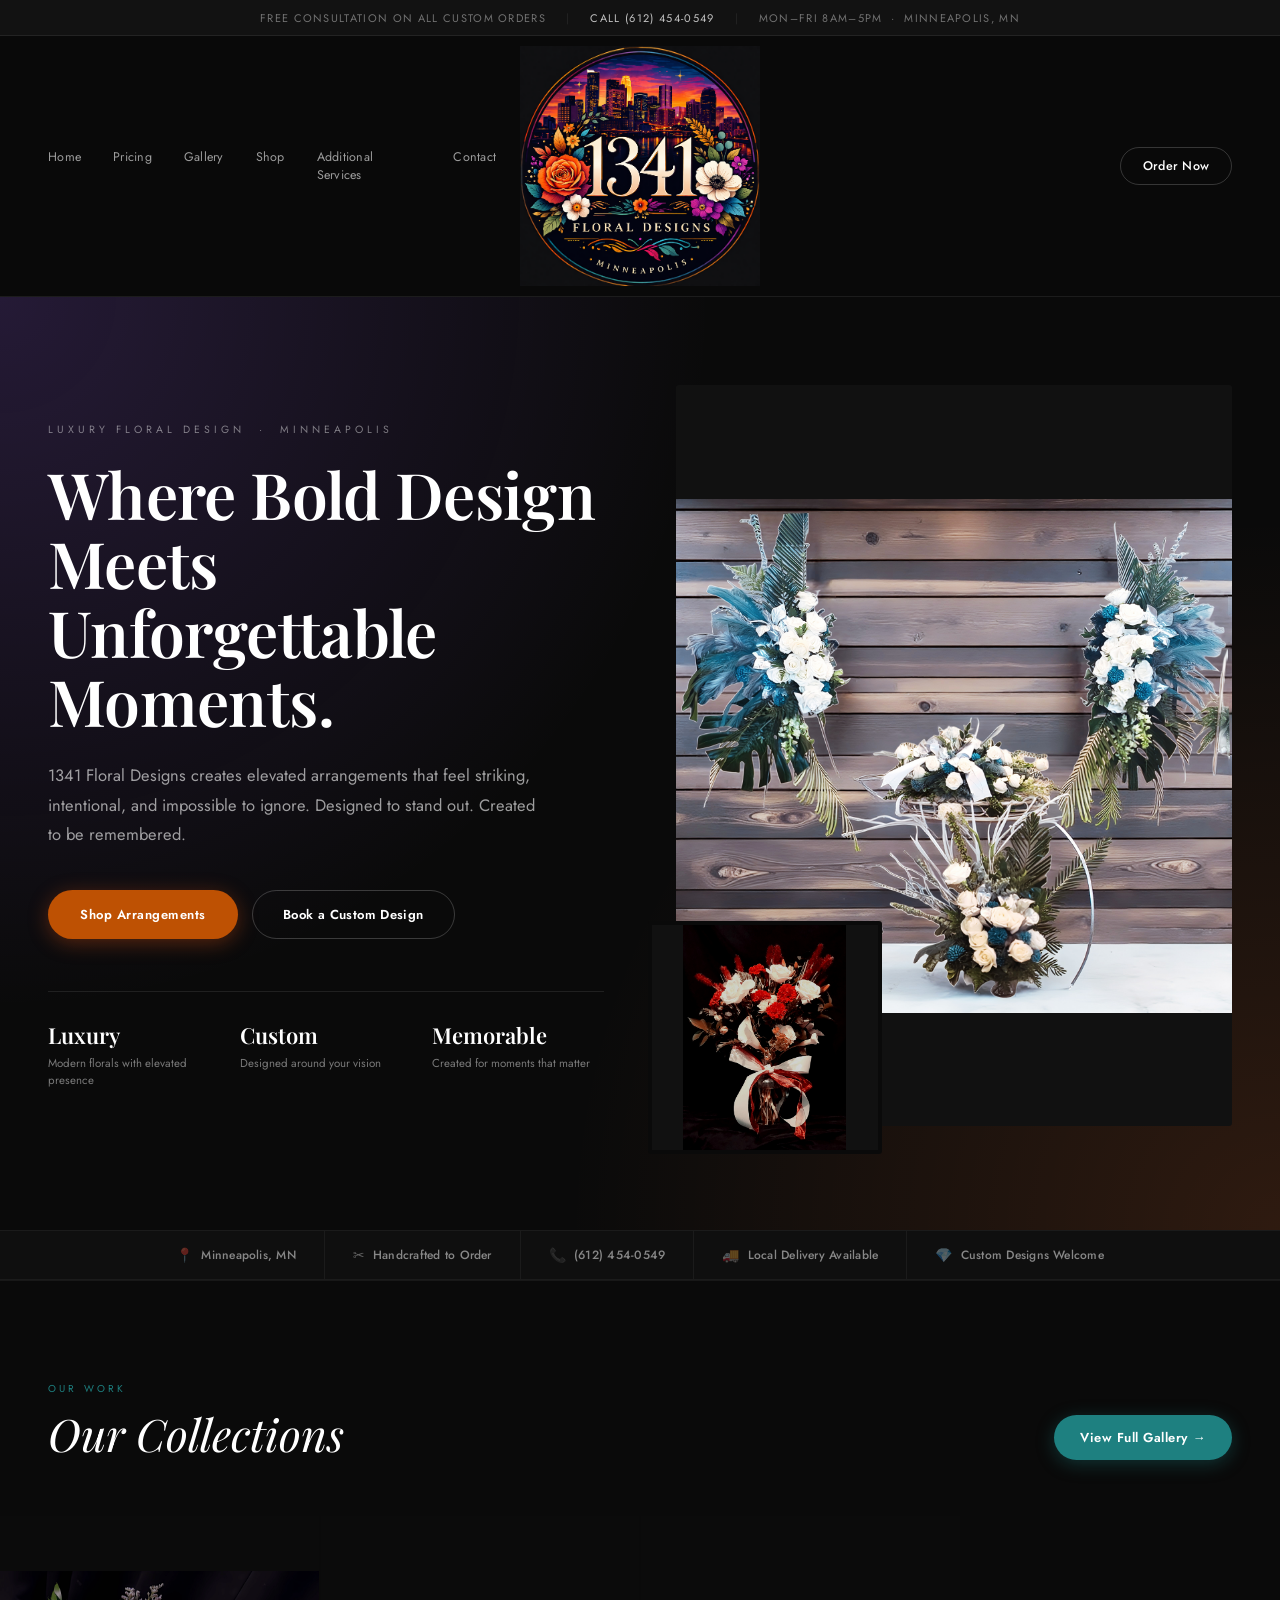
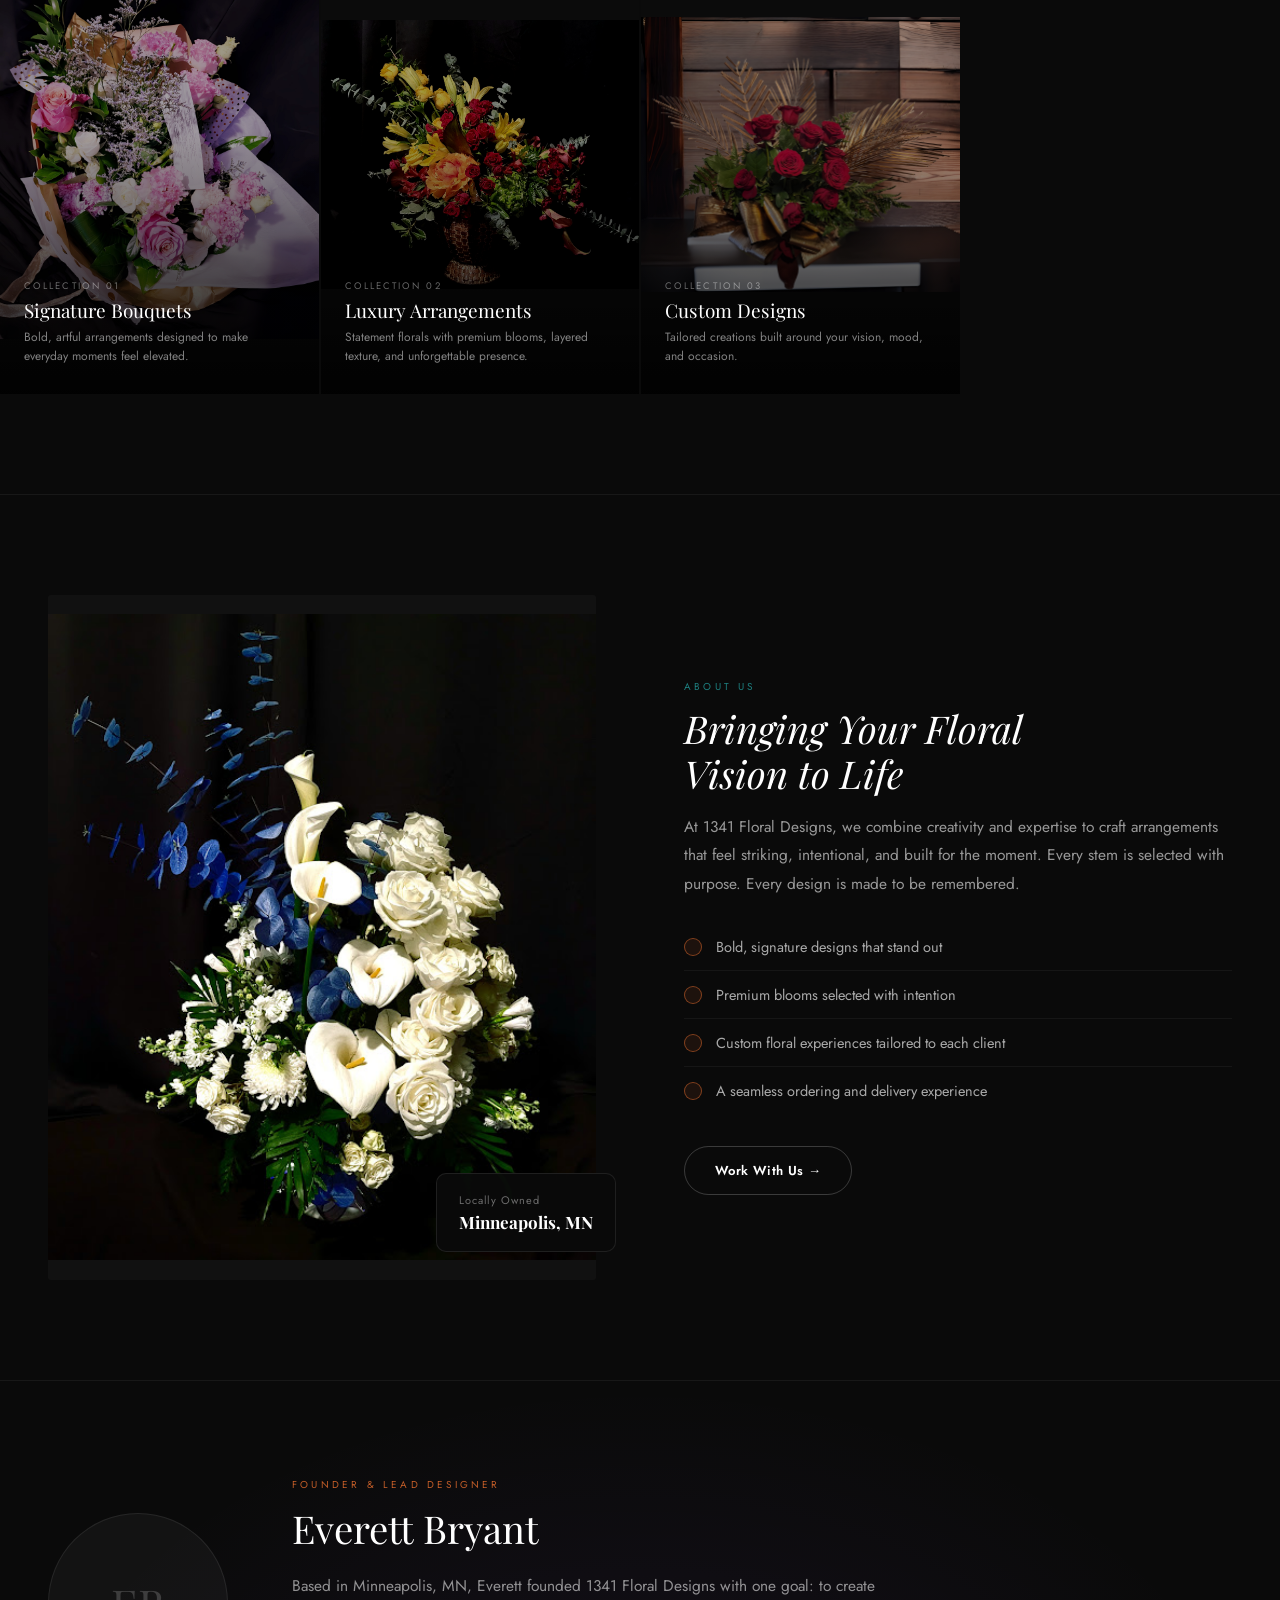
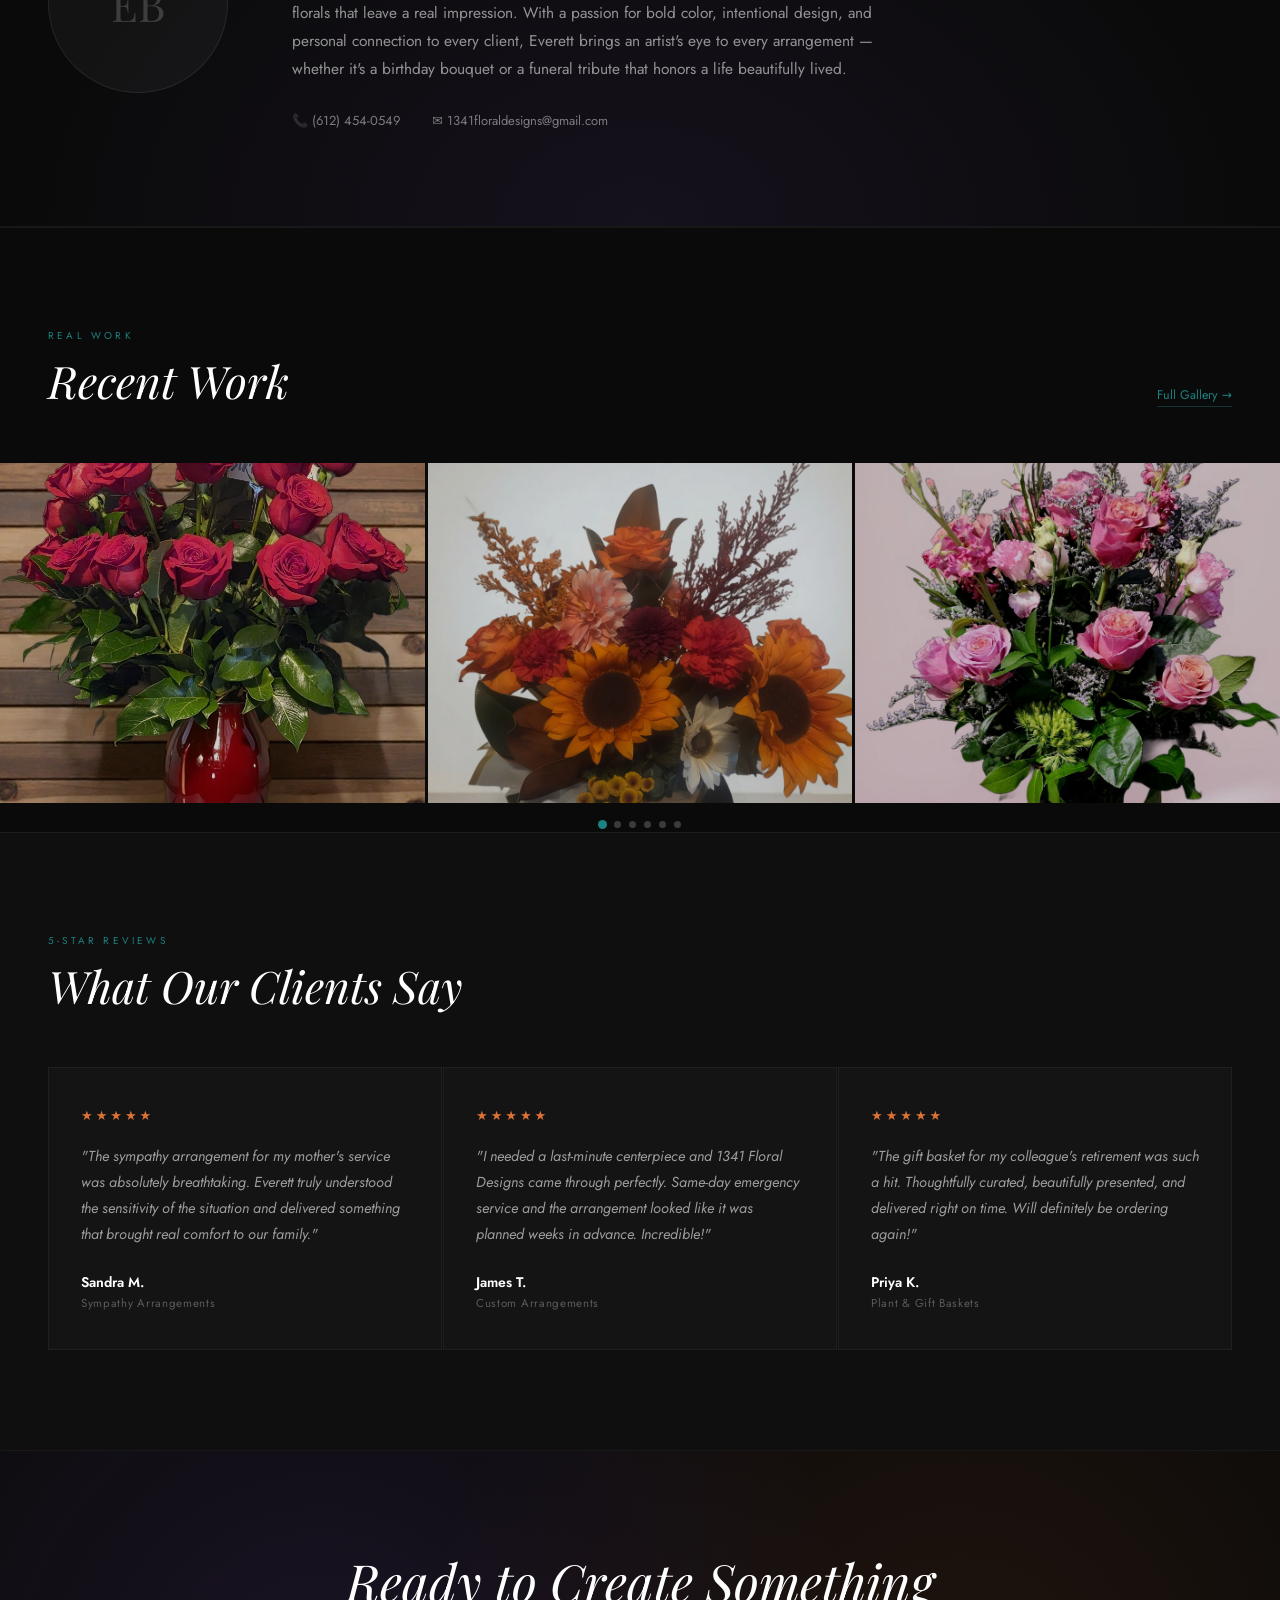
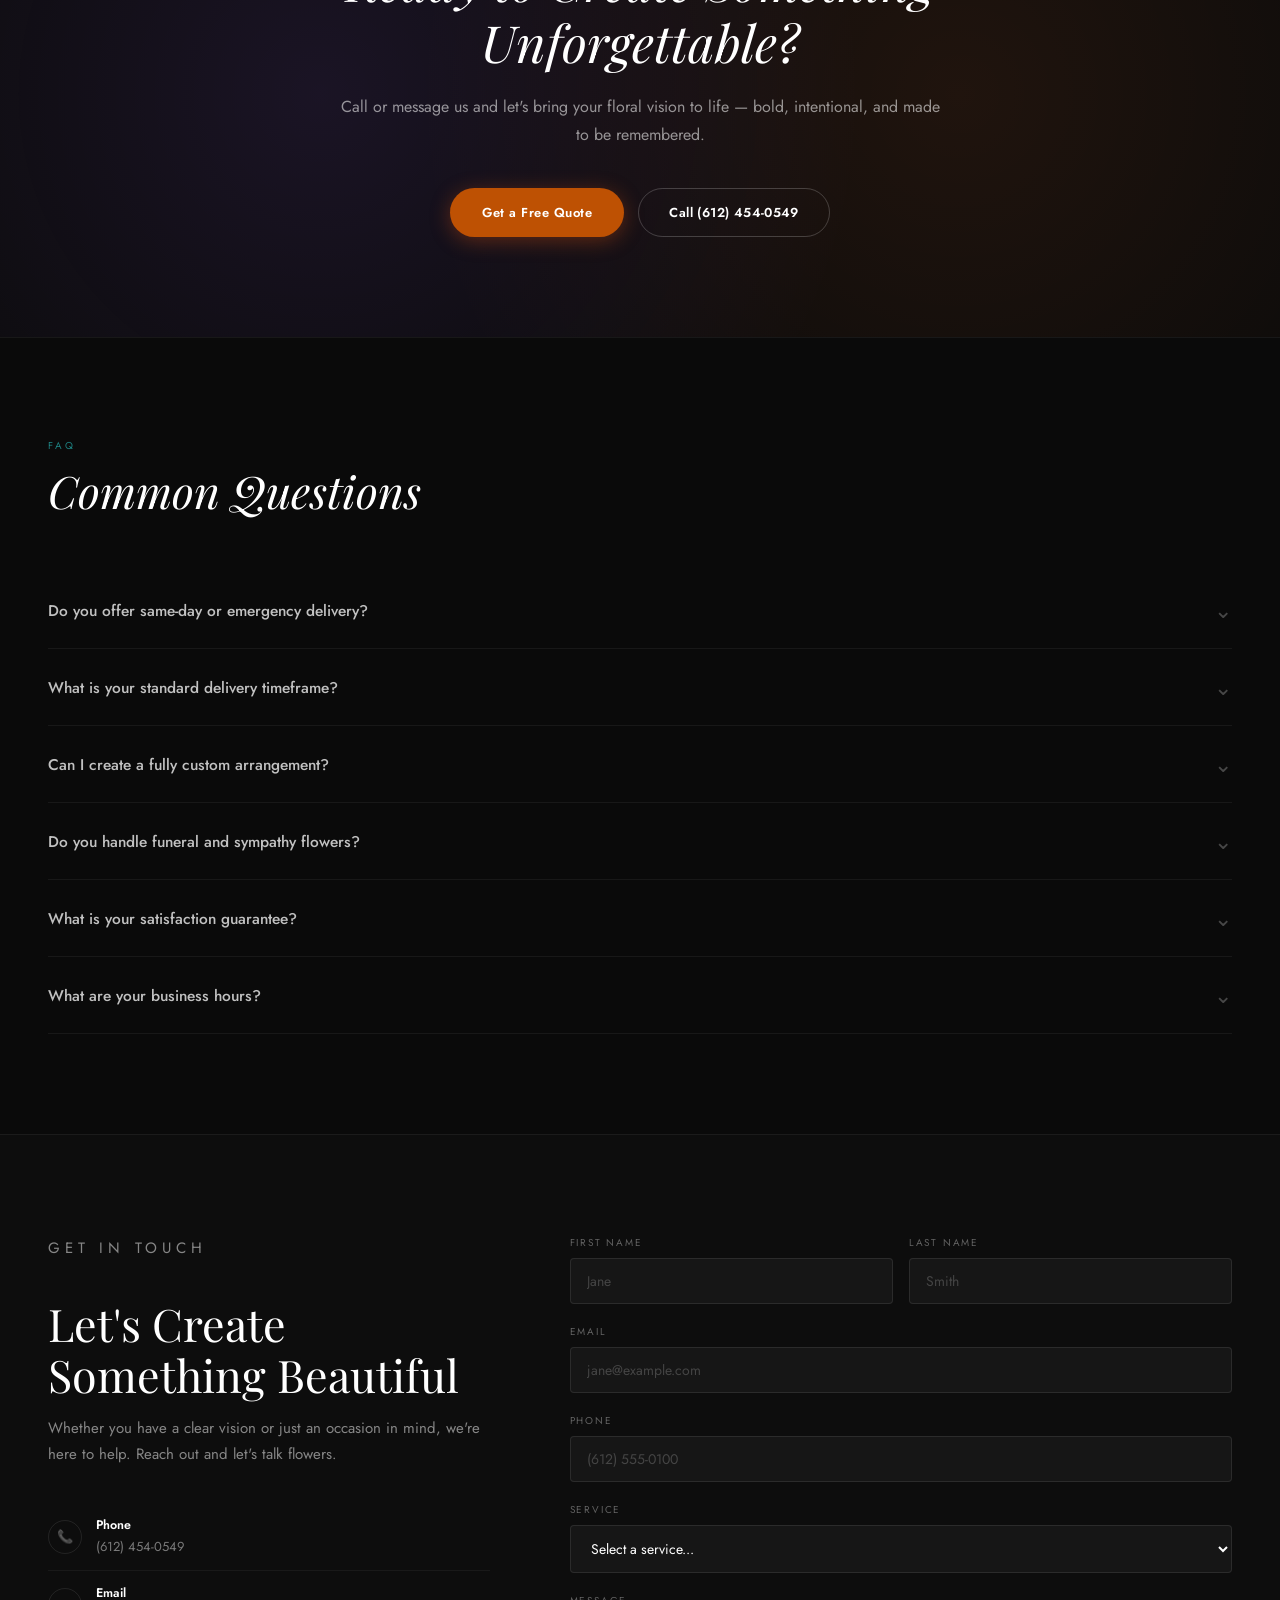
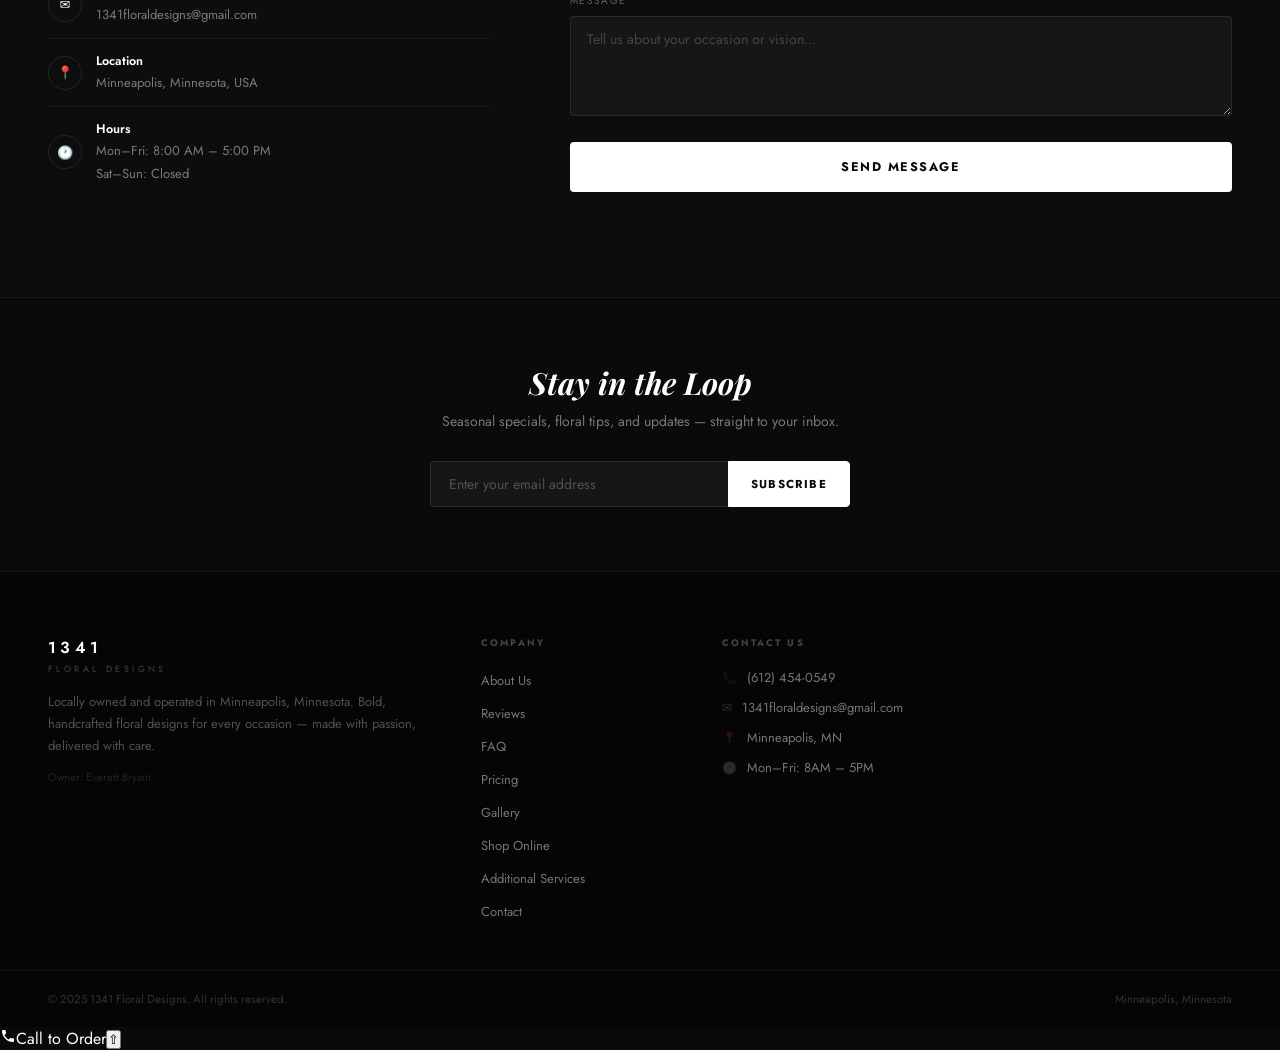
<file: index.html>
<!DOCTYPE html>
<html lang="en">
<head>
    <meta charset="UTF-8">
    <meta name="viewport" content="width=device-width, initial-scale=1.0">
    <title>1341 Floral Designs | Minneapolis, MN</title>
    <meta name="description" content="1341 Floral Designs – Bold, luxury floral design in Minneapolis. Custom arrangements, sympathy flowers, funeral flowers, and delivery. Call (612) 454-0549.">
    <link href="https://fonts.googleapis.com/css2?family=Playfair+Display:ital,wght@0,400;0,600;0,700;1,400&family=Jost:wght@300;400;500;600;700&display=swap" rel="stylesheet">
    <style>
        *, *::before, *::after { box-sizing: border-box; margin: 0; padding: 0; }
        html { scroll-behavior: smooth; }
        body {
            font-family: 'Jost', system-ui, sans-serif;
            background: #0a0a0a;
            color: #ffffff;
            -webkit-font-smoothing: antialiased;
        }
        a { color: inherit; text-decoration: none; }
        img { display: block; max-width: 100%; }
        ul { list-style: none; }

        /* ── Announce Bar ── */
        .announce {
            background: rgba(255,255,255,0.03);
            border-bottom: 1px solid rgba(255,255,255,0.07);
            font-size: 11px;
            letter-spacing: 0.12em;
            text-transform: uppercase;
            text-align: center;
            height: 36px;
            display: flex;
            align-items: center;
            justify-content: center;
            gap: 20px;
            color: rgba(255,255,255,0.4);
        }
        .announce a { color: rgba(255,255,255,0.75); transition: color .2s; }
        .announce a:hover { color: #fff; }
        .announce .sep { opacity: 0.2; }

        /* ── Header ── */
        .site-header {
            position: sticky;
            top: 0;
            z-index: 100;
            border-bottom: 1px solid rgba(255,255,255,0.08);
            background: rgba(10,10,10,0.88);
            backdrop-filter: blur(20px);
            -webkit-backdrop-filter: blur(20px);
        }
        .header-inner {
            max-width: 1440px;
            margin: 0 auto;
            padding: 0 48px;
            height: 260px;
            display: grid;
            grid-template-columns: 1fr auto 1fr;
            align-items: center;
            gap: 24px;
        }
        .logo-text {
            text-decoration: none;
            display: flex;
            justify-content: center;
        }
        .logo-img {
            height: 240px;
            width: auto;
            max-width: 100%;
            object-fit: contain;
            display: block;
        }
        .main-nav { display: flex; gap: 32px; }
        .main-nav a {
            font-size: 12.5px;
            color: rgba(255,255,255,0.6);
            letter-spacing: 0.02em;
            transition: color .2s;
        }
        .main-nav a:hover { color: #fff; }
        .header-actions { display: flex; align-items: center; gap: 12px; }
        .header-cta {
            border: 1px solid rgba(255,255,255,0.18);
            border-radius: 9999px;
            padding: 9px 22px;
            font-size: 12.5px;
            font-weight: 500;
            color: #fff;
            cursor: pointer;
            transition: all .2s;
            background: none;
            white-space: nowrap;
            letter-spacing: 0.02em;
        }
        .header-cta:hover {
            border-color: rgba(255,255,255,0.4);
            background: #fff;
            color: #0a0a0a;
        }
        .nav-toggle {
            display: none;
            background: none;
            border: 1px solid rgba(255,255,255,0.18);
            border-radius: 6px;
            color: #fff;
            padding: 7px 11px;
            cursor: pointer;
            font-size: 16px;
            line-height: 1;
        }

        /* Mobile nav */
        .mobile-nav {
            display: none;
            background: #111;
            border-bottom: 1px solid rgba(255,255,255,0.07);
            padding: 8px 24px 16px;
            position: sticky;
            top: 120px;
            z-index: 99;
        }
        .mobile-nav.open { display: block; }
        .mobile-nav a {
            display: block;
            padding: 11px 0;
            font-size: 14px;
            color: rgba(255,255,255,0.65);
            border-bottom: 1px solid rgba(255,255,255,0.04);
        }
        .mobile-nav a:last-child { border-bottom: none; }

        /* ── Hero ── */
        .hero {
            position: relative;
            overflow: hidden;
        }
        .hero-gradient {
            position: absolute;
            inset: 0;
            background:
                radial-gradient(circle at 0% 0%, rgba(160,100,255,0.18) 0%, transparent 45%),
                radial-gradient(circle at 100% 100%, rgba(255,120,50,0.15) 0%, transparent 45%);
            pointer-events: none;
            z-index: 0;
        }
        .hero-inner {
            max-width: 1440px;
            margin: 0 auto;
            padding: 88px 48px 104px;
            display: grid;
            grid-template-columns: 1fr 1fr;
            align-items: center;
            gap: 72px;
            position: relative;
            z-index: 1;
        }
        .hero-eyebrow {
            font-size: 10.5px;
            letter-spacing: 0.38em;
            text-transform: uppercase;
            color: rgba(255,255,255,0.45);
            margin-bottom: 22px;
        }
        .hero-h1 {
            font-family: 'Playfair Display', serif;
            font-size: clamp(2.8rem, 5vw, 4.8rem);
            font-weight: 600;
            line-height: 1.08;
            letter-spacing: -0.01em;
            color: #fff;
        }
        .hero-sub {
            margin-top: 26px;
            font-size: 16.5px;
            line-height: 1.8;
            color: rgba(255,255,255,0.6);
            max-width: 500px;
        }
        .hero-btns {
            margin-top: 40px;
            display: flex;
            flex-wrap: wrap;
            gap: 14px;
        }
        .btn-primary {
            border-radius: 9999px;
            background: #BE5103;
            color: #fff;
            padding: 15px 32px;
            font-family: 'Jost', sans-serif;
            font-size: 13px;
            font-weight: 600;
            letter-spacing: 0.04em;
            cursor: pointer;
            border: none;
            transition: all .25s;
            display: inline-block;
            box-shadow: 0 4px 20px rgba(200,75,17,0.4);
        }
        .btn-primary:hover {
            background: #a83a0a;
            transform: translateY(-2px);
            box-shadow: 0 8px 30px rgba(200,75,17,0.55);
            color: #fff;
        }
        .btn-secondary {
            border-radius: 9999px;
            border: 1px solid rgba(255,255,255,0.2);
            background: none;
            color: #fff;
            padding: 14px 30px;
            font-family: 'Jost', sans-serif;
            font-size: 13px;
            font-weight: 600;
            letter-spacing: 0.03em;
            cursor: pointer;
            transition: all .2s;
            display: inline-block;
        }
        .btn-secondary:hover { border-color: rgba(255,255,255,0.4); background: rgba(255,255,255,0.05); }
        .hero-stats {
            margin-top: 52px;
            padding-top: 28px;
            border-top: 1px solid rgba(255,255,255,0.09);
            display: grid;
            grid-template-columns: repeat(3, 1fr);
            gap: 20px;
        }
        .stat-label {
            font-family: 'Playfair Display', serif;
            font-size: 22px;
            font-weight: 600;
            color: #fff;
        }
        .stat-desc {
            margin-top: 5px;
            font-size: 11.5px;
            color: rgba(255,255,255,0.45);
            line-height: 1.5;
        }

        /* ── Trust strip ── */
        .trust-strip {
            display: flex;
            justify-content: center;
            align-items: center;
            gap: 0;
            padding: 0;
            border-top: 1px solid rgba(255,255,255,0.05);
            border-bottom: 1px solid rgba(255,255,255,0.05);
            background: rgba(255,255,255,0.018);
            flex-wrap: wrap;
        }
        .trust-item {
            display: flex;
            align-items: center;
            gap: 8px;
            padding: 14px 28px;
            font-size: 12px;
            font-weight: 500;
            letter-spacing: 0.02em;
            color: rgba(255,255,255,0.5);
            border-right: 1px solid rgba(255,255,255,0.05);
            transition: color .2s;
        }
        .trust-item:last-child { border-right: none; }
        .trust-item:hover { color: rgba(255,255,255,0.8); }
        .trust-item a { color: inherit; text-decoration: none; }
        .trust-item a:hover { color: #1E8080; }
        .trust-ico { font-size: 14px; opacity: 0.7; }

        /* Hero image column */
        .hero-visual {
            position: relative;
        }
        .hero-img-main {
            width: 100%;
            aspect-ratio: 3/4;
            object-fit: contain;
            border-radius: 3px;
            display: block;
            background: #111;
        }
        .hero-img-float {
            position: absolute;
            bottom: -28px;
            left: -28px;
            width: 42%;
            aspect-ratio: 1;
            object-fit: contain;
            border-radius: 3px;
            border: 4px solid #0a0a0a;
            background: #111;
        }
        .hero-pill {
            position: absolute;
            top: 28px;
            right: -18px;
            background: rgba(10,10,10,0.9);
            border: 1px solid rgba(255,255,255,0.1);
            border-radius: 12px;
            padding: 16px 20px;
            text-align: center;
            backdrop-filter: blur(8px);
        }
        .hero-pill-num {
            font-family: 'Playfair Display', serif;
            font-size: 30px;
            font-weight: 700;
            color: #fff;
            line-height: 1;
        }
        .hero-pill-text {
            font-size: 9.5px;
            letter-spacing: 0.18em;
            text-transform: uppercase;
            color: rgba(255,255,255,0.4);
            margin-top: 5px;
            line-height: 1.4;
        }

        /* ── Shared Section Styles ── */
        .section { padding: 100px 0; }
        .section-inner {
            max-width: 1440px;
            margin: 0 auto;
            padding: 0 48px;
        }
        .section-eyebrow {
            font-size: 10px;
            letter-spacing: 0.32em;
            text-transform: uppercase;
            color: #1E8080;
            margin-bottom: 12px;
        }
        .section-title {
            font-family: 'Playfair Display', serif;
            font-size: clamp(2rem, 3.5vw, 3.2rem);
            font-weight: 400;
            font-style: italic;
            color: #fff;
            line-height: 1.15;
        }
        .section-head {
            display: flex;
            align-items: flex-end;
            justify-content: space-between;
            gap: 24px;
            margin-bottom: 56px;
        }
        .section-link {
            font-size: 12.5px;
            color: #1E8080;
            border-bottom: 1px solid rgba(30,128,128,0.35);
            padding-bottom: 2px;
            white-space: nowrap;
            transition: color .2s, border-color .2s;
        }
        .section-link:hover { color: #2bb5b5; border-color: rgba(30,128,128,0.7); }
        .section-link-btn {
            display: inline-flex;
            align-items: center;
            gap: 8px;
            background: #1E8080;
            color: #fff;
            border-radius: 9999px;
            padding: 13px 26px;
            font-family: 'Jost', sans-serif;
            font-size: 13px;
            font-weight: 600;
            letter-spacing: 0.04em;
            white-space: nowrap;
            text-decoration: none;
            transition: all .25s;
            box-shadow: 0 4px 18px rgba(30,128,128,0.35);
        }
        .section-link-btn:hover {
            background: #176666;
            transform: translateY(-2px);
            box-shadow: 0 8px 28px rgba(30,128,128,0.5);
            color: #fff;
        }

        /* ── Collections ── */
        .collections-section {
            border-top: 1px solid rgba(255,255,255,0.06);
        }
        .collection-grid {
            display: grid;
            grid-template-columns: repeat(4, 1fr);
            gap: 2px;
        }
        .coll-card {
            position: relative;
            overflow: hidden;
            display: block;
        }
        .coll-card img {
            width: 100%;
            aspect-ratio: 2/3;
            object-fit: contain;
            transition: transform .65s ease;
            filter: brightness(0.65);
            display: block;
            background: #111;
        }
        .coll-card:hover img { transform: scale(1.06); filter: brightness(0.85); }
        .coll-card::after {
            content: '';
            position: absolute;
            inset: 0;
            border: 2px solid transparent;
            transition: border-color .3s;
            pointer-events: none;
            z-index: 2;
        }
        .coll-card:hover::after { border-color: rgba(30,128,128,0.5); }
        .coll-overlay {
            position: absolute;
            inset: 0;
            background: linear-gradient(to top, rgba(0,0,0,0.88) 0%, rgba(0,0,0,0) 55%);
            display: flex;
            flex-direction: column;
            justify-content: flex-end;
            padding: 28px 24px;
            z-index: 1;
            transition: background .3s;
        }
        .coll-card:hover .coll-overlay {
            background: linear-gradient(to top, rgba(10,20,30,0.92) 0%, rgba(0,0,0,0.15) 60%);
        }
        .coll-num {
            font-size: 9.5px;
            letter-spacing: 0.22em;
            text-transform: uppercase;
            color: rgba(255,255,255,0.4);
            margin-bottom: 6px;
        }
        .coll-name {
            font-family: 'Playfair Display', serif;
            font-size: 19px;
            font-weight: 400;
            color: #fff;
            margin-bottom: 7px;
            line-height: 1.2;
        }
        .coll-desc {
            font-size: 12px;
            color: rgba(255,255,255,0.5);
            line-height: 1.55;
        }

        /* ── About / Values ── */
        .about-section {
            border-top: 1px solid rgba(255,255,255,0.06);
        }
        .about-grid {
            display: grid;
            grid-template-columns: 1fr 1fr;
            gap: 88px;
            align-items: center;
        }
        .about-visual { position: relative; }
        .about-img {
            width: 100%;
            aspect-ratio: 4/5;
            object-fit: contain;
            border-radius: 3px;
            display: block;
            background: #111;
        }
        .about-badge {
            position: absolute;
            bottom: 28px;
            right: -20px;
            background: rgba(10,10,10,0.92);
            border: 1px solid rgba(255,255,255,0.09);
            border-radius: 10px;
            padding: 18px 22px;
        }
        .about-badge p { font-size: 11px; color: rgba(255,255,255,0.4); letter-spacing: 0.08em; }
        .about-badge strong { font-family: 'Playfair Display', serif; font-size: 17px; color: #fff; display: block; margin-top: 3px; }
        .about-copy .section-title { margin-bottom: 18px; }
        .about-lead {
            font-size: 15.5px;
            color: rgba(255,255,255,0.58);
            line-height: 1.85;
            margin-bottom: 8px;
        }
        .values-list { margin: 24px 0; }
        .values-list li {
            display: flex;
            align-items: flex-start;
            gap: 14px;
            padding: 13px 0;
            border-bottom: 1px solid rgba(255,255,255,0.05);
            font-size: 14.5px;
            color: rgba(255,255,255,0.65);
        }
        .values-list li:last-child { border-bottom: none; }
        .val-dot {
            flex-shrink: 0;
            width: 18px;
            height: 18px;
            border-radius: 50%;
            border: 1px solid rgba(255,120,50,0.45);
            background: rgba(255,120,50,0.08);
            margin-top: 2px;
        }

        /* ── Founder ── */
        .founder-section {
            border-top: 1px solid rgba(255,255,255,0.06);
            border-bottom: 1px solid rgba(255,255,255,0.06);
            padding: 96px 0;
            position: relative;
            overflow: hidden;
        }
        .founder-glow {
            position: absolute;
            inset: 0;
            background: radial-gradient(ellipse at 50% 100%, rgba(160,100,255,0.08) 0%, transparent 70%);
            pointer-events: none;
        }
        .founder-inner {
            max-width: 1440px;
            margin: 0 auto;
            padding: 0 48px;
            display: grid;
            grid-template-columns: auto 1fr;
            gap: 64px;
            align-items: center;
            position: relative;
            z-index: 1;
        }
        .founder-portrait {
            width: 180px;
            height: 180px;
            border-radius: 50%;
            border: 1px solid rgba(255,255,255,0.08);
            background: rgba(255,255,255,0.04);
            display: flex;
            align-items: center;
            justify-content: center;
            flex-shrink: 0;
            overflow: hidden;
        }
        .founder-initials {
            font-family: 'Playfair Display', serif;
            font-size: 44px;
            color: rgba(255,255,255,0.18);
        }
        .founder-role {
            font-size: 10px;
            letter-spacing: 0.32em;
            text-transform: uppercase;
            color: rgba(255,120,50,0.75);
            margin-bottom: 10px;
        }
        .founder-name {
            font-family: 'Playfair Display', serif;
            font-size: clamp(1.8rem, 3vw, 2.6rem);
            font-weight: 400;
            color: #fff;
            margin-bottom: 18px;
        }
        .founder-bio {
            font-size: 15.5px;
            line-height: 1.8;
            color: rgba(255,255,255,0.55);
            max-width: 620px;
        }
        .founder-links {
            margin-top: 28px;
            display: flex;
            gap: 32px;
            flex-wrap: wrap;
        }
        .founder-links a {
            font-size: 13px;
            color: rgba(255,255,255,0.45);
            display: flex;
            align-items: center;
            gap: 8px;
            transition: color .2s;
        }
        .founder-links a:hover { color: #fff; }

        /* ── Gallery / Carousel ── */
        .gallery-section {
            border-top: 1px solid rgba(255,255,255,0.06);
        }
        .rw-slider-wrap {
            position: relative;
            overflow: hidden;
        }
        .rw-track {
            display: flex;
            gap: 3px;
            transition: transform .6s cubic-bezier(.4,0,.2,1);
            will-change: transform;
        }
        .gallery-item {
            flex: 0 0 calc(33.333% - 2px);
            overflow: hidden;
            display: block;
            height: 340px;
            background: #111;
            text-decoration: none;
        }
        .gallery-item img {
            width: 100%;
            height: 100%;
            object-fit: cover;
            display: block;
            transition: transform .55s ease, filter .3s;
            filter: brightness(0.82);
            background: #111;
        }
        .gallery-item:hover img { transform: scale(1.04); filter: brightness(1); }
        .rw-dots {
            display: flex; justify-content: center; gap: 8px;
            padding: 18px 0 4px;
        }
        .rw-dot {
            width: 7px; height: 7px; border-radius: 50%;
            background: rgba(255,255,255,0.2); border: none; cursor: pointer;
            padding: 0; transition: background .2s, transform .2s;
        }
        .rw-dot.active { background: #1E8080; transform: scale(1.3); }
        @media (max-width: 768px) {
            .gallery-item { flex: 0 0 calc(50% - 2px); height: 240px; }
        }
        @media (max-width: 480px) {
            .gallery-item { flex: 0 0 calc(85%); height: 220px; }
        }

        /* ── Reviews ── */
        .reviews-section {
            background: rgba(255,255,255,0.018);
            border-top: 1px solid rgba(255,255,255,0.06);
        }
        .reviews-grid {
            display: grid;
            grid-template-columns: repeat(3, 1fr);
            gap: 1px;
            margin-top: 56px;
        }
        .review-card {
            padding: 38px 32px;
            border: 1px solid rgba(255,255,255,0.05);
            background: rgba(255,255,255,0.02);
        }
        .review-stars { font-size: 13px; letter-spacing: 3px; color: rgba(255,130,60,0.85); margin-bottom: 18px; }
        .review-quote {
            font-size: 14.5px;
            line-height: 1.8;
            color: rgba(255,255,255,0.58);
            font-style: italic;
            margin-bottom: 24px;
        }
        .reviewer-name { font-weight: 600; font-size: 14px; color: #fff; }
        .reviewer-service { font-size: 11.5px; color: rgba(255,255,255,0.3); margin-top: 3px; letter-spacing: 0.06em; }

        /* ── CTA Band ── */
        .cta-band {
            padding: 100px 0;
            text-align: center;
            position: relative;
            overflow: hidden;
            border-top: 1px solid rgba(255,255,255,0.06);
        }
        .cta-band-glow {
            position: absolute;
            inset: 0;
            background:
                radial-gradient(circle at 25% 50%, rgba(160,100,255,0.11) 0%, transparent 55%),
                radial-gradient(circle at 75% 50%, rgba(255,120,50,0.09) 0%, transparent 55%);
            pointer-events: none;
        }
        .cta-band-inner {
            max-width: 680px;
            margin: 0 auto;
            padding: 0 40px;
            position: relative;
            z-index: 1;
        }
        .cta-band h2 {
            font-family: 'Playfair Display', serif;
            font-size: clamp(2.2rem, 4vw, 3.5rem);
            font-style: italic;
            font-weight: 400;
            color: #fff;
            line-height: 1.2;
            margin-bottom: 20px;
        }
        .cta-band p {
            font-size: 16px;
            color: rgba(255,255,255,0.55);
            margin-bottom: 40px;
            line-height: 1.7;
        }
        .cta-btns { display: flex; gap: 14px; justify-content: center; flex-wrap: wrap; }

        /* ── FAQ ── */
        .faq-section {
            padding: 100px 0;
            border-top: 1px solid rgba(255,255,255,0.06);
        }
        .faq-list { margin-top: 52px; }
        .faq-item { border-bottom: 1px solid rgba(255,255,255,0.06); }
        .faq-btn {
            width: 100%;
            text-align: left;
            padding: 22px 0;
            background: none;
            border: none;
            color: rgba(255,255,255,0.75);
            font-size: 15.5px;
            font-family: 'Jost', sans-serif;
            font-weight: 500;
            cursor: pointer;
            display: flex;
            justify-content: space-between;
            align-items: center;
            gap: 24px;
            transition: color .2s;
        }
        .faq-btn:hover, .faq-btn.open { color: #fff; }
        .faq-chev { font-size: 22px; transition: transform .3s; color: rgba(255,255,255,0.25); flex-shrink: 0; }
        .faq-btn.open .faq-chev { transform: rotate(180deg); }
        .faq-body {
            max-height: 0;
            overflow: hidden;
            transition: max-height .35s ease, padding .35s;
            font-size: 14.5px;
            line-height: 1.8;
            color: rgba(255,255,255,0.5);
        }
        .faq-body.open { max-height: 300px; padding-bottom: 22px; }

        /* ── Contact ── */
        .contact-section {
            padding: 100px 0;
            border-top: 1px solid rgba(255,255,255,0.06);
            background: rgba(255,255,255,0.012);
        }
        .contact-grid {
            display: grid;
            grid-template-columns: 1fr 1.5fr;
            gap: 80px;
            align-items: start;
        }
        .contact-info .section-title { margin-bottom: 14px; font-style: normal; }
        .contact-info p {
            font-size: 15px;
            color: rgba(255,255,255,0.5);
            line-height: 1.75;
            margin-bottom: 36px;
        }
        .c-detail {
            display: flex;
            align-items: center;
            gap: 14px;
            padding: 13px 0;
            border-bottom: 1px solid rgba(255,255,255,0.05);
        }
        .c-detail:last-of-type { border-bottom: none; }
        .c-ico {
            width: 34px;
            height: 34px;
            border-radius: 50%;
            border: 1px solid rgba(255,255,255,0.09);
            display: flex;
            align-items: center;
            justify-content: center;
            font-size: 13px;
            flex-shrink: 0;
        }
        .c-detail-text strong { font-size: 12.5px; font-weight: 600; color: #fff; display: block; }
        .c-detail-text span, .c-detail-text a { font-size: 13px; color: rgba(255,255,255,0.45); }
        .c-detail-text a:hover { color: #fff; }
        .contact-form label {
            font-size: 10px;
            letter-spacing: 0.18em;
            text-transform: uppercase;
            color: rgba(255,255,255,0.35);
            display: block;
            margin-bottom: 8px;
        }
        .contact-form input,
        .contact-form select,
        .contact-form textarea {
            width: 100%;
            background: rgba(255,255,255,0.04);
            border: 1px solid rgba(255,255,255,0.09);
            border-radius: 4px;
            color: #fff;
            font-family: 'Jost', sans-serif;
            font-size: 14px;
            padding: 12px 16px;
            outline: none;
            transition: border-color .2s;
        }
        .contact-form input:focus,
        .contact-form select:focus,
        .contact-form textarea:focus { border-color: rgba(255,255,255,0.28); }
        .contact-form input::placeholder,
        .contact-form textarea::placeholder { color: rgba(255,255,255,0.2); }
        .contact-form select option { background: #1c1c1c; color: #fff; }
        .contact-form textarea { resize: vertical; min-height: 100px; }
        .form-row { display: grid; grid-template-columns: 1fr 1fr; gap: 16px; }
        .form-group { margin-bottom: 20px; }
        .btn-submit {
            width: 100%;
            background: #fff;
            color: #0a0a0a;
            border: none;
            border-radius: 4px;
            font-family: 'Jost', sans-serif;
            font-size: 12.5px;
            font-weight: 700;
            letter-spacing: 0.12em;
            text-transform: uppercase;
            padding: 16px;
            cursor: pointer;
            transition: opacity .2s;
        }
        .btn-submit:hover { opacity: 0.82; }

        /* ── Newsletter ── */
        .newsletter {
            padding: 64px 0;
            border-top: 1px solid rgba(255,255,255,0.06);
            text-align: center;
        }
        .newsletter h3 {
            font-family: 'Playfair Display', serif;
            font-size: 1.9rem;
            font-style: italic;
            color: #fff;
            margin-bottom: 8px;
        }
        .newsletter p { font-size: 14px; color: rgba(255,255,255,0.45); margin-bottom: 30px; }
        .nl-form {
            display: flex;
            max-width: 420px;
            margin: 0 auto;
        }
        .nl-form input {
            flex: 1;
            background: rgba(255,255,255,0.05);
            border: 1px solid rgba(255,255,255,0.1);
            border-right: none;
            border-radius: 4px 0 0 4px;
            color: #fff;
            font-family: 'Jost', sans-serif;
            font-size: 14px;
            padding: 12px 18px;
            outline: none;
        }
        .nl-form input::placeholder { color: rgba(255,255,255,0.25); }
        .nl-form button {
            background: #fff;
            color: #0a0a0a;
            border: 1px solid #fff;
            border-radius: 0 4px 4px 0;
            font-family: 'Jost', sans-serif;
            font-size: 11.5px;
            font-weight: 700;
            letter-spacing: 0.12em;
            text-transform: uppercase;
            padding: 12px 22px;
            cursor: pointer;
            white-space: nowrap;
            transition: opacity .2s;
        }
        .nl-form button:hover { opacity: 0.82; }

        /* ── Footer ── */
        .site-footer {
            background: #050505;
            border-top: 1px solid rgba(255,255,255,0.06);
            padding: 64px 0 0;
        }
        .footer-grid {
            max-width: 1440px;
            margin: 0 auto;
            padding: 0 48px;
            display: grid;
            grid-template-columns: 2fr 1fr 1fr 1.4fr;
            gap: 48px;
        }
        .footer-logo-num { font-size: 16px; font-weight: 600; letter-spacing: 0.28em; color: #fff; }
        .footer-logo-sub { font-size: 9px; letter-spacing: 0.38em; text-transform: uppercase; color: rgba(255,255,255,0.25); margin-top: 3px; }
        .footer-about {
            font-size: 13px;
            color: rgba(255,255,255,0.3);
            line-height: 1.7;
            margin-top: 16px;
        }
        .footer-col h4 {
            font-size: 9.5px;
            letter-spacing: 0.22em;
            text-transform: uppercase;
            color: rgba(255,255,255,0.25);
            margin-bottom: 18px;
        }
        .footer-col li + li { margin-top: 10px; }
        .footer-col a {
            font-size: 13px;
            color: rgba(255,255,255,0.45);
            transition: color .2s;
        }
        .footer-col a:hover { color: #fff; }
        .f-contact-item {
            display: flex;
            align-items: center;
            gap: 10px;
            margin-bottom: 11px;
        }
        .f-contact-item .ico { font-size: 12px; opacity: 0.35; }
        .f-contact-item a, .f-contact-item span { font-size: 13px; color: rgba(255,255,255,0.45); }
        .f-contact-item a:hover { color: #fff; }
        .footer-bottom {
            max-width: 1440px;
            margin: 48px auto 0;
            padding: 20px 48px;
            border-top: 1px solid rgba(255,255,255,0.05);
            display: flex;
            justify-content: space-between;
            align-items: center;
            font-size: 11.5px;
            color: rgba(255,255,255,0.18);
        }

        /* ── Responsive ── */
        @media (max-width: 1100px) {
            .collection-grid { grid-template-columns: repeat(2, 1fr); }
            .gallery-grid { grid-template-columns: repeat(2, 1fr); }
            .reviews-grid { grid-template-columns: 1fr 1fr; }
            .footer-grid { grid-template-columns: 1fr 1fr; }
        }
        @media (max-width: 900px) {
            .header-inner { padding: 0 24px; height: 80px; grid-template-columns: auto 1fr auto; }
            .logo-img { height: 67px; width: auto; }
            .mobile-nav { top: 80px; }
            .main-nav { display: none; }
            .nav-toggle { display: block; }
            .hero-inner { grid-template-columns: 1fr; padding: 56px 24px 72px; gap: 52px; }
            .hero-visual { order: -1; max-width: 440px; margin: 0 auto; }
            .hero-img-main { aspect-ratio: 4/3; }
            .hero-img-float { bottom: -20px; left: -14px; border-width: 3px; }
            .hero-pill { right: -10px; }
            .hero-stats { grid-template-columns: 1fr; gap: 16px; }
            .about-grid { grid-template-columns: 1fr; gap: 48px; }
            .about-badge { right: 0; }
            .founder-inner { grid-template-columns: 1fr; gap: 28px; }
            .founder-portrait { width: 100px; height: 100px; }
            .founder-initials { font-size: 28px; }
            .contact-grid { grid-template-columns: 1fr; gap: 52px; }
            .footer-grid { grid-template-columns: 1fr; }
            .footer-bottom { padding: 20px 24px; flex-direction: column; gap: 6px; text-align: center; }
        }
        @media (max-width: 600px) {
            .header-inner { height: 60px; padding: 0 16px; grid-template-columns: auto 1fr auto; }
            .logo-img { height: 48px; width: auto; }
            .mobile-nav { top: 60px; }
            .hero-h1 { font-size: clamp(2rem, 9vw, 3rem); }
            .hero-sub { font-size: 15px; }
            .hero-eyebrow { font-size: 10px; letter-spacing: 0.2em; }
            .hero-inner { padding: 40px 20px 56px; }
            .trust-strip { gap: 10px 18px; padding: 16px 20px; }
            .trust-item { font-size: 12px; }
        }
        @media (max-width: 680px) {
            .section-inner { padding: 0 24px; }
            .section { padding: 68px 0; }
            .collection-grid { grid-template-columns: 1fr; }
            .gallery-grid { grid-template-columns: 1fr 1fr; }
            .reviews-grid { grid-template-columns: 1fr; }
            .form-row { grid-template-columns: 1fr; }
            .footer-grid { padding: 0 24px; }
            .cta-band-inner { padding: 0 24px; }
        }
        @media (max-width: 680px) {
            .gallery-item { height: 220px; }
        }
        @media (max-width: 480px) {
            .gallery-grid { grid-template-columns: 1fr; }
            .gallery-item { height: 260px; }
        }
    </style>
</head>
<body>

<!-- ── Announce Bar ── -->
<div class="announce">
    <span>Free consultation on all custom orders</span>
    <span class="sep">|</span>
    <a href="tel:6124540549">Call (612) 454-0549</a>
    <span class="sep">|</span>
    <span>Mon–Fri 8AM–5PM &nbsp;·&nbsp; Minneapolis, MN</span>
</div>

<!-- ── Header ── -->
<header class="site-header">
    <div class="header-inner">
        <nav class="main-nav">
            <a href="index.html">Home</a>
            <a href="pricing.html">Pricing</a>
            <a href="gallery.html">Gallery</a>
            <a href="shop.html">Shop</a>
            <a href="services.html">Additional Services</a>
            <a href="contact.html">Contact</a>
        </nav>

        <a href="index.html" class="logo-text">
            <img src="1341logo1.png" alt="1341 Floral Designs" class="logo-img">
        </a>

        <div class="header-actions" style="justify-content:flex-end;">
            <button class="nav-toggle" id="nav-toggle">&#9776;</button>
            <a href="contact.html" class="header-cta">Order Now</a>
        </div>
    </div>
</header>

<nav class="mobile-nav" id="mobile-nav">
    <a href="index.html">Home</a>
    <a href="#about">About</a>
    <a href="pricing.html">Pricing</a>
    <a href="gallery.html">Gallery</a>
    <a href="shop.html">Shop Online</a>
    <a href="services.html">Additional Services</a>
    <a href="contact.html">Contact</a>
</nav>

<!-- ── Hero ── -->
<section class="hero" id="home">
    <div class="hero-gradient"></div>
    <div class="hero-inner">

        <!-- Left: Copy -->
        <div>
            <p class="hero-eyebrow">Luxury Floral Design &nbsp;·&nbsp; Minneapolis</p>
            <h1 class="hero-h1">Where Bold Design<br>Meets Unforgettable<br>Moments.</h1>
            <p class="hero-sub">
                1341 Floral Designs creates elevated arrangements that feel striking,
                intentional, and impossible to ignore. Designed to stand out.
                Created to be remembered.
            </p>
            <div class="hero-btns">
                <a href="shop.html" class="btn-primary">Shop Arrangements</a>
                <a href="contact.html" class="btn-secondary">Book a Custom Design</a>
            </div>
            <div class="hero-stats">
                <div>
                    <div class="stat-label">Luxury</div>
                    <div class="stat-desc">Modern florals with elevated presence</div>
                </div>
                <div>
                    <div class="stat-label">Custom</div>
                    <div class="stat-desc">Designed around your vision</div>
                </div>
                <div>
                    <div class="stat-label">Memorable</div>
                    <div class="stat-desc">Created for moments that matter</div>
                </div>
            </div>
        </div>

        <!-- Right: Image -->
        <div class="hero-visual">
            <img class="hero-img-main" src="2025-11-21-20-54-03-156.jpg" alt="Luxury floral arch display by 1341 Floral Designs" onerror="this.style.opacity=0.2">
            <img class="hero-img-float" src="20240620_023108.jpg" alt="Rose bouquet" onerror="this.style.display='none'">
        </div>

    </div>
</section>

<!-- ── Trust Strip ── -->
<div class="trust-strip">
    <div class="trust-item"><span class="trust-ico">📍</span><span>Minneapolis, MN</span></div>
    <div class="trust-item"><span class="trust-ico">✂️</span><span>Handcrafted to Order</span></div>
    <div class="trust-item"><span class="trust-ico">📞</span><a href="tel:6124540549">(612) 454-0549</a></div>
    <div class="trust-item"><span class="trust-ico">🚚</span><span>Local Delivery Available</span></div>
    <div class="trust-item"><span class="trust-ico">💎</span><span>Custom Designs Welcome</span></div>
</div>

<!-- ── Collections ── -->
<section class="section collections-section" id="collections">
    <div class="section-inner">
        <div class="section-head">
            <div>
                <p class="section-eyebrow">Our Work</p>
                <h2 class="section-title">Our Collections</h2>
            </div>
            <a href="gallery.html" class="section-link-btn">View Full Gallery &rarr;</a>
        </div>
    </div>
    <div class="collection-grid">
        <a href="gallery.html" class="coll-card">
            <img src="2024-11-15-13-55-22-920.jpg" alt="Signature Bouquets" onerror="this.style.opacity=0.2">
            <div class="coll-overlay">
                <div class="coll-num">Collection 01</div>
                <div class="coll-name">Signature Bouquets</div>
                <div class="coll-desc">Bold, artful arrangements designed to make everyday moments feel elevated.</div>
            </div>
        </a>
        <a href="gallery.html" class="coll-card">
            <img src="20240623_012327.jpg" alt="Luxury Arrangements" onerror="this.style.opacity=0.2">
            <div class="coll-overlay">
                <div class="coll-num">Collection 02</div>
                <div class="coll-name">Luxury Arrangements</div>
                <div class="coll-desc">Statement florals with premium blooms, layered texture, and unforgettable presence.</div>
            </div>
        </a>
        <a href="gallery.html" class="coll-card">
            <img src="2024-12-13-23-39-10-517.jpg" alt="Custom Designs" onerror="this.style.opacity=0.2">
            <div class="coll-overlay">
                <div class="coll-num">Collection 03</div>
                <div class="coll-name">Custom Designs</div>
                <div class="coll-desc">Tailored creations built around your vision, mood, and occasion.</div>
            </div>
        </a>
    </div>
</section>

<!-- ── About / Values ── -->
<section class="section about-section" id="about">
    <div class="section-inner">
        <div class="about-grid">
            <div class="about-visual">
                <img class="about-img" src="white and blue phone arrangment.jpg" alt="White & Blue Calla Lily Arrangement" onerror="this.style.opacity=0.2">
                <div class="about-badge">
                    <p>Locally Owned</p>
                    <strong>Minneapolis, MN</strong>
                </div>
            </div>
            <div class="about-copy">
                <p class="section-eyebrow">About Us</p>
                <h2 class="section-title" style="font-size:clamp(1.8rem,3vw,2.8rem);margin-bottom:18px;">Bringing Your Floral<br>Vision to Life</h2>
                <p class="about-lead">
                    At 1341 Floral Designs, we combine creativity and expertise to craft arrangements
                    that feel striking, intentional, and built for the moment. Every stem is selected
                    with purpose. Every design is made to be remembered.
                </p>
                <ul class="values-list">
                    <li><span class="val-dot"></span>Bold, signature designs that stand out</li>
                    <li><span class="val-dot"></span>Premium blooms selected with intention</li>
                    <li><span class="val-dot"></span>Custom floral experiences tailored to each client</li>
                    <li><span class="val-dot"></span>A seamless ordering and delivery experience</li>
                </ul>
                <a href="contact.html" class="btn-secondary" style="margin-top:8px;">Work With Us &rarr;</a>
            </div>
        </div>
    </div>
</section>

<!-- ── Founder ── -->
<section class="founder-section" id="founder">
    <div class="founder-glow"></div>
    <div class="founder-inner">
        <div class="founder-portrait">
            <span class="founder-initials">EB</span>
        </div>
        <div>
            <p class="founder-role">Founder &amp; Lead Designer</p>
            <h2 class="founder-name">Everett Bryant</h2>
            <p class="founder-bio">
                Based in Minneapolis, MN, Everett founded 1341 Floral Designs with one goal:
                to create florals that leave a real impression. With a passion for bold color,
                intentional design, and personal connection to every client, Everett brings
                an artist's eye to every arrangement — whether it's a birthday bouquet or a
                funeral tribute that honors a life beautifully lived.
            </p>
            <div class="founder-links">
                <a href="tel:6124540549">📞 (612) 454-0549</a>
                <a href="mailto:1341floraldesigns@gmail.com">✉ 1341floraldesigns@gmail.com</a>
            </div>
        </div>
    </div>
</section>

<!-- ── Gallery ── -->
<section class="section gallery-section" id="gallery" style="padding-bottom:0;">
    <div class="section-inner" style="margin-bottom:36px;">
        <div class="section-head">
            <div>
                <p class="section-eyebrow">Real Work</p>
                <h2 class="section-title">Recent Work</h2>
            </div>
            <a href="gallery.html" class="section-link">Full Gallery &rarr;</a>
        </div>
    </div>
    <div class="rw-slider-wrap">
        <div class="rw-track" id="rw-track">
            <a href="gallery.html" class="gallery-item"><img src="2025-12-01-17-37-55-581.jpg" alt="Classic Red Roses" onerror="this.style.opacity=0.2"></a>
            <a href="gallery.html" class="gallery-item"><img src="2025-10-12-18-13-53-487.jpg" alt="Autumn Sunflower Arrangement" onerror="this.style.opacity=0.2"></a>
            <a href="gallery.html" class="gallery-item"><img src="2024-11-15-14-11-56-748.jpg" alt="Pink Rose Vase Bouquet" onerror="this.style.opacity=0.2"></a>
            <a href="gallery.html" class="gallery-item"><img src="2025-07-01-22-39-54-767.jpg" alt="Red Gerbera Daisy Vase" onerror="this.style.opacity=0.2"></a>
            <a href="gallery.html" class="gallery-item"><img src="20231209_222157.jpg" alt="Emerald Garden Arrangement" onerror="this.style.opacity=0.2"></a>
            <a href="gallery.html" class="gallery-item"><img src="20240419_211348.jpg" alt="Red Rose Gift Box" onerror="this.style.opacity=0.2"></a>
            <a href="gallery.html" class="gallery-item"><img src="silver and blue centerpeice.jpg" alt="Silver & Blue Centerpiece" onerror="this.style.opacity=0.2"></a>
            <a href="gallery.html" class="gallery-item"><img src="2026-03-06-02-41-23-022.jpg" alt="Blue & Gold Luxury Arrangement" onerror="this.style.opacity=0.2"></a>
        </div>
    </div>
    <div class="rw-dots" id="rw-dots"></div>
</section>

<script>
(function () {
    var track = document.getElementById('rw-track');
    var dotsWrap = document.getElementById('rw-dots');
    if (!track) return;

    var items = track.querySelectorAll('.gallery-item');
    var total = items.length;
    var current = 0;
    var autoTimer;

    // How many items visible depends on screen width
    function visibleCount() {
        if (window.innerWidth <= 480) return 1;
        if (window.innerWidth <= 768) return 2;
        return 3;
    }

    // Total number of dot positions
    function totalSlides() {
        return total - visibleCount() + 1;
    }

    // Build dots
    function buildDots() {
        dotsWrap.innerHTML = '';
        var n = totalSlides();
        for (var i = 0; i < n; i++) {
            var d = document.createElement('button');
            d.className = 'rw-dot' + (i === current ? ' active' : '');
            d.setAttribute('aria-label', 'Slide ' + (i + 1));
            (function(idx) {
                d.addEventListener('click', function () { goTo(idx); resetTimer(); });
            })(i);
            dotsWrap.appendChild(d);
        }
    }

    function goTo(idx) {
        var n = totalSlides();
        current = Math.max(0, Math.min(idx, n - 1));
        var itemW = items[0].offsetWidth + 3; // width + gap
        track.style.transform = 'translateX(-' + (current * itemW) + 'px)';
        dotsWrap.querySelectorAll('.rw-dot').forEach(function (d, i) {
            d.classList.toggle('active', i === current);
        });
    }

    function next() {
        goTo(current + 1 < totalSlides() ? current + 1 : 0);
    }

    function resetTimer() {
        clearInterval(autoTimer);
        autoTimer = setInterval(next, 3500);
    }

    // Pause on hover
    track.addEventListener('mouseenter', function () { clearInterval(autoTimer); });
    track.addEventListener('mouseleave', resetTimer);

    // Rebuild on resize
    window.addEventListener('resize', function () { buildDots(); goTo(0); });

    buildDots();
    resetTimer();
})();
</script>

<!-- ── Reviews ── -->
<section class="section reviews-section" id="reviews">
    <div class="section-inner">
        <div class="section-head">
            <div>
                <p class="section-eyebrow">5-Star Reviews</p>
                <h2 class="section-title">What Our Clients Say</h2>
            </div>
        </div>
        <div class="reviews-grid">
            <div class="review-card">
                <div class="review-stars">&#9733;&#9733;&#9733;&#9733;&#9733;</div>
                <blockquote class="review-quote">"The sympathy arrangement for my mother's service was absolutely breathtaking. Everett truly understood the sensitivity of the situation and delivered something that brought real comfort to our family."</blockquote>
                <div class="reviewer-name">Sandra M.</div>
                <div class="reviewer-service">Sympathy Arrangements</div>
            </div>
            <div class="review-card">
                <div class="review-stars">&#9733;&#9733;&#9733;&#9733;&#9733;</div>
                <blockquote class="review-quote">"I needed a last-minute centerpiece and 1341 Floral Designs came through perfectly. Same-day emergency service and the arrangement looked like it was planned weeks in advance. Incredible!"</blockquote>
                <div class="reviewer-name">James T.</div>
                <div class="reviewer-service">Custom Arrangements</div>
            </div>
            <div class="review-card">
                <div class="review-stars">&#9733;&#9733;&#9733;&#9733;&#9733;</div>
                <blockquote class="review-quote">"The gift basket for my colleague's retirement was such a hit. Thoughtfully curated, beautifully presented, and delivered right on time. Will definitely be ordering again!"</blockquote>
                <div class="reviewer-name">Priya K.</div>
                <div class="reviewer-service">Plant &amp; Gift Baskets</div>
            </div>
        </div>
    </div>
</section>

<!-- ── CTA Band ── -->
<div class="cta-band">
    <div class="cta-band-glow"></div>
    <div class="cta-band-inner">
        <h2>Ready to Create Something Unforgettable?</h2>
        <p>Call or message us and let's bring your floral vision to life — bold, intentional, and made to be remembered.</p>
        <div class="cta-btns">
            <a href="contact.html" class="btn-primary">Get a Free Quote</a>
            <a href="tel:6124540549" class="btn-secondary">Call (612) 454-0549</a>
        </div>
    </div>
</div>

<!-- ── FAQ ── -->
<section class="faq-section" id="faq">
    <div class="section-inner">
        <div class="section-head">
            <div>
                <p class="section-eyebrow">FAQ</p>
                <h2 class="section-title">Common Questions</h2>
            </div>
        </div>
        <div class="faq-list">
            <div class="faq-item">
                <button class="faq-btn" onclick="toggleFaq(this)">Do you offer same-day or emergency delivery?<span class="faq-chev">&#8964;</span></button>
                <div class="faq-body">Yes! We offer emergency and last-minute service. Call us directly at (612) 454-0549 and we will do our best to accommodate your urgent request.</div>
            </div>
            <div class="faq-item">
                <button class="faq-btn" onclick="toggleFaq(this)">What is your standard delivery timeframe?<span class="faq-chev">&#8964;</span></button>
                <div class="faq-body">Next-day delivery is available for standard orders placed before our cutoff time. We deliver throughout the Minneapolis, Minnesota area.</div>
            </div>
            <div class="faq-item">
                <button class="faq-btn" onclick="toggleFaq(this)">Can I create a fully custom arrangement?<span class="faq-chev">&#8964;</span></button>
                <div class="faq-body">Absolutely. Share your vision, color palette, occasion, and budget, and we will craft something uniquely yours.</div>
            </div>
            <div class="faq-item">
                <button class="faq-btn" onclick="toggleFaq(this)">Do you handle funeral and sympathy flowers?<span class="faq-chev">&#8964;</span></button>
                <div class="faq-body">Yes. We specialize in both funeral flower arrangements and sympathy arrangements, handled with the utmost care and compassion. Please call us for time-sensitive needs.</div>
            </div>
            <div class="faq-item">
                <button class="faq-btn" onclick="toggleFaq(this)">What is your satisfaction guarantee?<span class="faq-chev">&#8964;</span></button>
                <div class="faq-body">We stand behind every arrangement we create. If you are not satisfied, contact us and we will make it right.</div>
            </div>
            <div class="faq-item">
                <button class="faq-btn" onclick="toggleFaq(this)">What are your business hours?<span class="faq-chev">&#8964;</span></button>
                <div class="faq-body">Monday through Friday, 8:00 AM to 5:00 PM. Closed Saturday and Sunday, though you can email us anytime and we'll respond the next business day.</div>
            </div>
        </div>
    </div>
</section>

<!-- ── Contact ── -->
<section class="contact-section" id="contact">
    <div class="section-inner">
        <div class="contact-grid">
            <div class="contact-info">
                <p class="section-eyebrow">Get In Touch</p>
                <h2 class="section-title" style="font-style:normal;margin-bottom:14px;">Let's Create<br>Something Beautiful</h2>
                <p>Whether you have a clear vision or just an occasion in mind, we're here to help. Reach out and let's talk flowers.</p>
                <div class="c-detail">
                    <div class="c-ico">📞</div>
                    <div class="c-detail-text"><strong>Phone</strong><span><a href="tel:6124540549">(612) 454-0549</a></span></div>
                </div>
                <div class="c-detail">
                    <div class="c-ico">✉️</div>
                    <div class="c-detail-text"><strong>Email</strong><span><a href="mailto:1341floraldesigns@gmail.com">1341floraldesigns@gmail.com</a></span></div>
                </div>
                <div class="c-detail">
                    <div class="c-ico">📍</div>
                    <div class="c-detail-text"><strong>Location</strong><span>Minneapolis, Minnesota, USA</span></div>
                </div>
                <div class="c-detail">
                    <div class="c-ico">🕐</div>
                    <div class="c-detail-text"><strong>Hours</strong><span>Mon–Fri: 8:00 AM – 5:00 PM<br>Sat–Sun: Closed</span></div>
                </div>
            </div>
            <div class="contact-form">
                <form onsubmit="handleSubmit(event)">
                    <div class="form-row">
                        <div class="form-group">
                            <label>First Name</label>
                            <input type="text" name="First Name" placeholder="Jane" required>
                        </div>
                        <div class="form-group">
                            <label>Last Name</label>
                            <input type="text" name="Last Name" placeholder="Smith" required>
                        </div>
                    </div>
                    <div class="form-group">
                        <label>Email</label>
                        <input type="email" name="Email" placeholder="jane@example.com" required>
                    </div>
                    <div class="form-group">
                        <label>Phone</label>
                        <input type="tel" name="Phone" placeholder="(612) 555-0100">
                    </div>
                    <div class="form-group">
                        <label>Service</label>
                        <select name="Service">
                            <option value="">Select a service...</option>
                            <option>Sympathy Flower Arrangements</option>
                            <option>Plant &amp; Gift Baskets</option>
                            <option>Flower Delivery Services</option>
                            <option>Funeral Flower Arrangements</option>
                            <option>Custom Floral Arrangements</option>
                            <option>Other / Not Sure</option>
                        </select>
                    </div>
                    <div class="form-group">
                        <label>Message</label>
                        <textarea name="Message" placeholder="Tell us about your occasion or vision..."></textarea>
                    </div>
                    <button type="submit" class="btn-submit" id="submit-btn">Send Message</button>
                </form>
            </div>
        </div>
    </div>
</section>

<!-- ── Newsletter ── -->
<div class="newsletter">
    <h3>Stay in the Loop</h3>
    <p>Seasonal specials, floral tips, and updates — straight to your inbox.</p>
    <form class="nl-form" onsubmit="handleNewsletter(event)">
        <input type="email" placeholder="Enter your email address" required>
        <button type="submit" id="nl-btn">Subscribe</button>
    </form>
</div>

<!-- ── Footer ── -->
<footer class="site-footer">
    <div class="footer-grid">
        <div>
            <div class="footer-logo-num">1341</div>
            <div class="footer-logo-sub">Floral Designs</div>
            <p class="footer-about">Locally owned and operated in Minneapolis, Minnesota. Bold, handcrafted floral designs for every occasion — made with passion, delivered with care.</p>
            <p style="font-size:11px;color:rgba(255,255,255,0.12);margin-top:12px;">Owner: Everett Bryant</p>
        </div>
        <div class="footer-col">
            <h4>Company</h4>
            <ul>
                <li><a href="#about">About Us</a></li>
                <li><a href="#reviews">Reviews</a></li>
                <li><a href="#faq">FAQ</a></li>
                <li><a href="pricing.html">Pricing</a></li>
                <li><a href="gallery.html">Gallery</a></li>
                <li><a href="shop.html">Shop Online</a></li>
                <li><a href="services.html">Additional Services</a></li>
                <li><a href="contact.html">Contact</a></li>
            </ul>
        </div>
        <div class="footer-col">
            <h4>Contact Us</h4>
            <div class="f-contact-item"><span class="ico">📞</span><a href="tel:6124540549">(612) 454-0549</a></div>
            <div class="f-contact-item"><span class="ico">✉️</span><a href="mailto:1341floraldesigns@gmail.com">1341floraldesigns@gmail.com</a></div>
            <div class="f-contact-item"><span class="ico">📍</span><span>Minneapolis, MN</span></div>
            <div class="f-contact-item"><span class="ico">🕐</span><span>Mon–Fri: 8AM – 5PM</span></div>
        </div>
    </div>
    <div class="footer-bottom">
        <span>&copy; 2025 1341 Floral Designs. All rights reserved.</span>
        <span>Minneapolis, Minnesota</span>
    </div>
</footer>

<script>
    document.getElementById('nav-toggle').addEventListener('click', () => {
        document.getElementById('mobile-nav').classList.toggle('open');
    });

    function toggleFaq(btn) {
        const body = btn.nextElementSibling;
        const isOpen = btn.classList.contains('open');
        document.querySelectorAll('.faq-btn.open').forEach(b => {
            b.classList.remove('open');
            b.nextElementSibling.classList.remove('open');
        });
        if (!isOpen) { btn.classList.add('open'); body.classList.add('open'); }
    }

    function handleSubmit(e) {
        e.preventDefault();
        const btn = document.getElementById('submit-btn');
        btn.textContent = 'Sending…';
        btn.disabled = true;
        const data = new FormData(e.target);
        data.append('_subject', '1341 Floral — New Message from Website');
        fetch('https://formspree.io/f/mdayzdrq', { method: 'POST', body: data, headers: { 'Accept': 'application/json' } })
            .then(r => {
                if (r.ok) {
                    btn.textContent = '✓ Message Sent!';
                    btn.style.background = '#2e7d32';
                    btn.style.color = '#fff';
                    e.target.reset();
                    setTimeout(() => { btn.textContent = 'Send Message'; btn.style.background = ''; btn.style.color = ''; btn.disabled = false; }, 3000);
                } else {
                    btn.textContent = 'Try Again';
                    btn.disabled = false;
                }
            })
            .catch(() => { btn.textContent = 'Try Again'; btn.disabled = false; });
    }

    function handleNewsletter(e) {
        e.preventDefault();
        const btn = document.getElementById('nl-btn');
        const email = e.target.querySelector('input[type="email"]').value;
        btn.textContent = 'Subscribing…';
        btn.disabled = true;
        const data = new FormData();
        data.append('email', email);
        data.append('_subject', '1341 Floral — Newsletter Signup');
        fetch('https://formspree.io/f/mdayzdrq', { method: 'POST', body: data, headers: { 'Accept': 'application/json' } })
            .then(() => {
                btn.textContent = '✓ Subscribed!';
                btn.style.background = '#2e7d32';
                setTimeout(() => { btn.textContent = 'Subscribe'; btn.style.background = ''; btn.disabled = false; e.target.reset(); }, 3000);
            })
            .catch(() => { btn.textContent = 'Subscribe'; btn.disabled = false; });
    }

    document.querySelectorAll('a[href^="#"]').forEach(a => {
        a.addEventListener('click', e => {
            const t = document.querySelector(a.getAttribute('href'));
            if (t) { e.preventDefault(); t.scrollIntoView({ behavior: 'smooth', block: 'start' }); }
        });
    });
</script>
<script src="polish.js"></script>
</body>
</html>
</file>
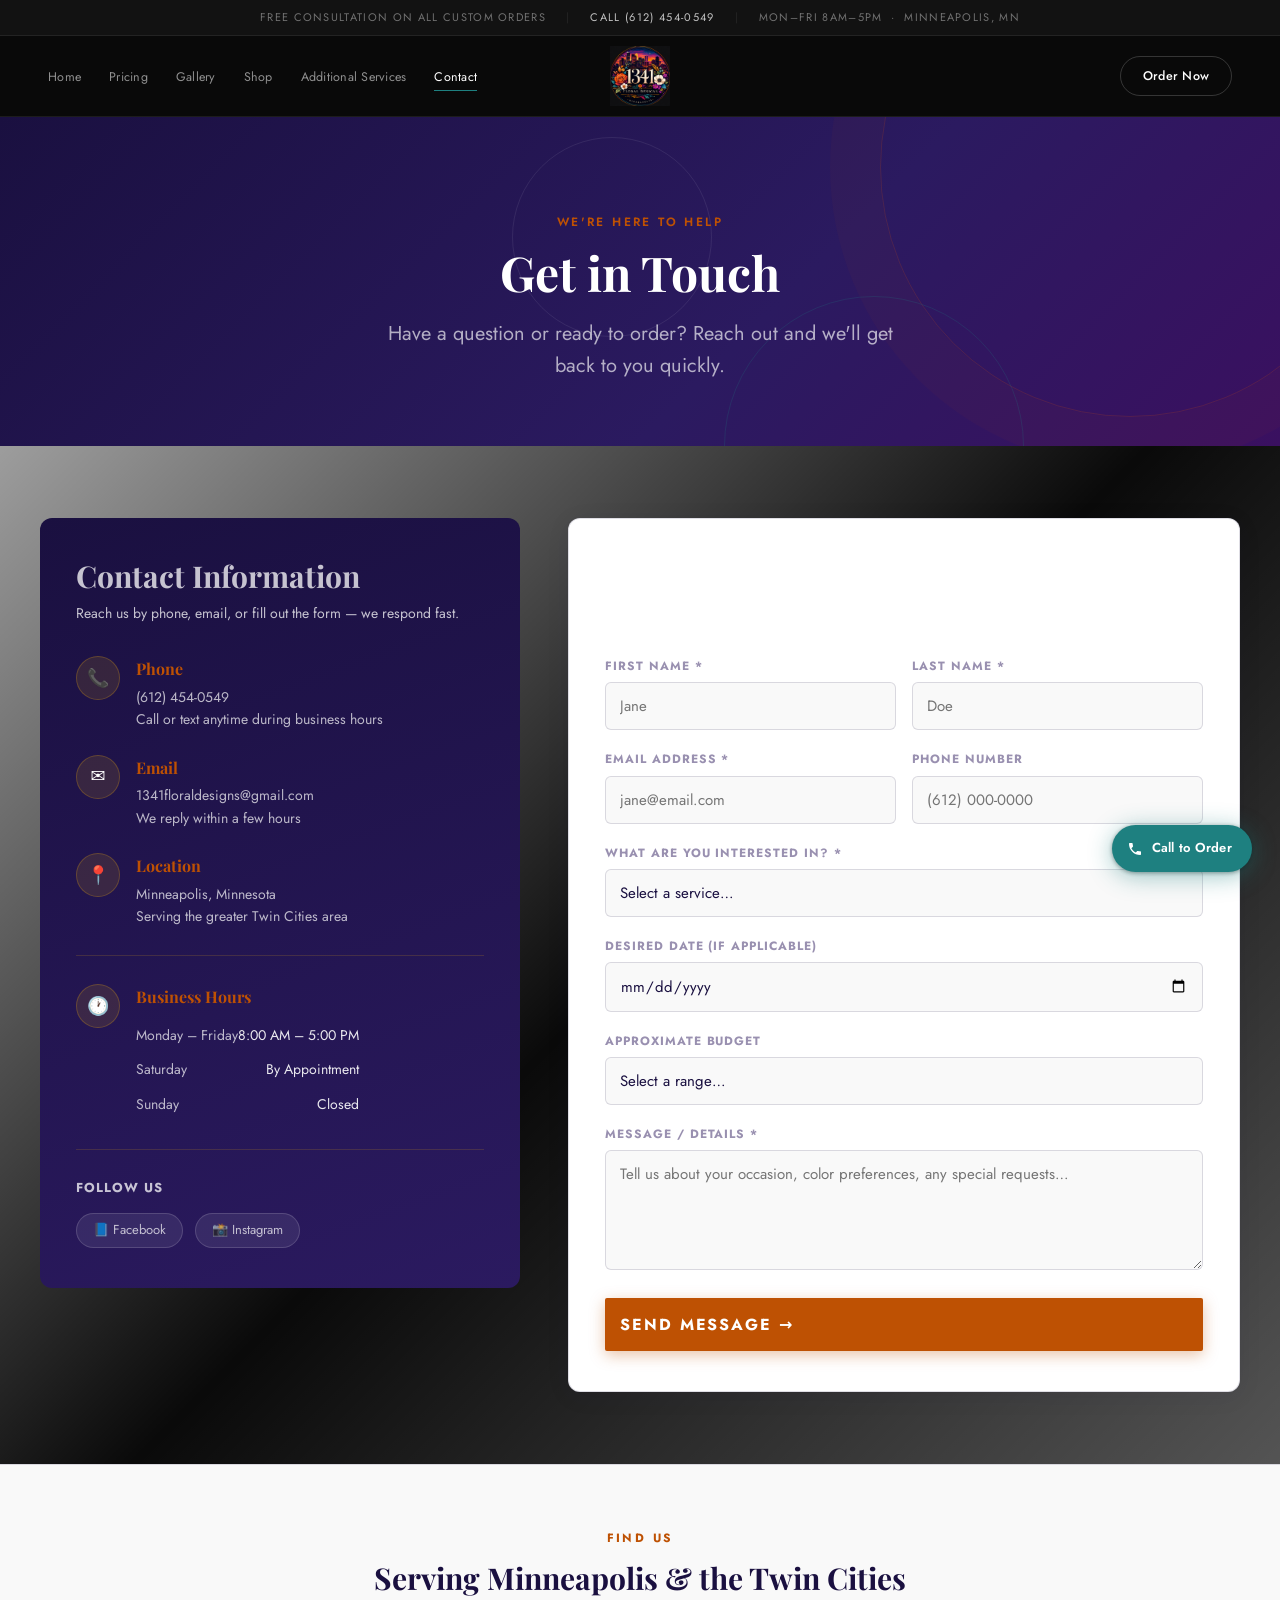
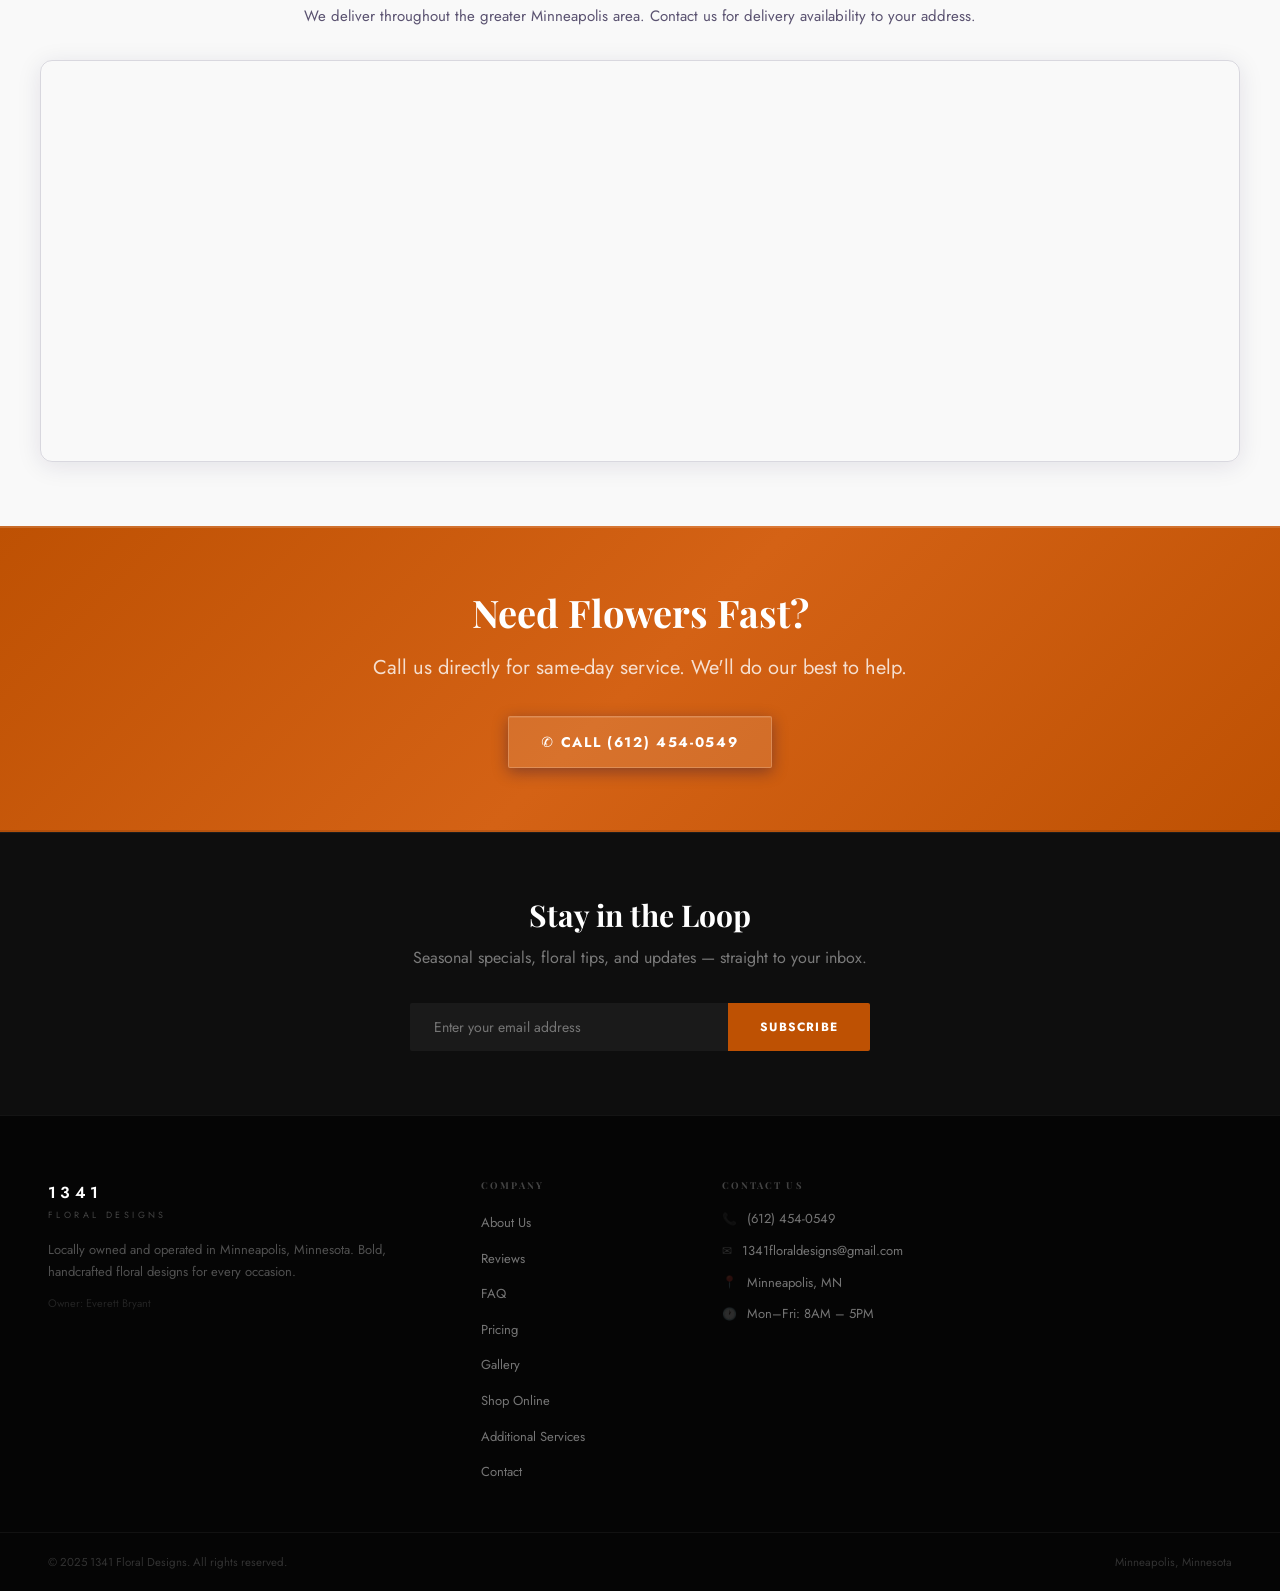
<file: contact.html>
<!DOCTYPE html>
<html lang="en">
<head>
    <meta charset="UTF-8">
    <meta name="viewport" content="width=device-width, initial-scale=1.0">
    <title>Contact Us | 1341 Floral Designs</title>
    <link rel="stylesheet" href="styles.css">
    <link rel="stylesheet" href="extras.css">
    <link rel="stylesheet" href="theme.css">
    <style>
        .contact-hero {
            background: linear-gradient(135deg, #1a1040 0%, #2b1a60 60%, #3a1060 100%);
            padding: 96px 0 64px;
            position: relative;
            overflow: hidden;
            text-align: center;
        }
        .contact-hero-content { position: relative; z-index: 1; }
        .contact-hero .hero-eyebrow {
            font-family: var(--font-body);
            font-size: 12px;
            font-weight: 600;
            letter-spacing: 0.2em;
            text-transform: uppercase;
            color: var(--color-primary);
            margin-bottom: 12px;
            display: block;
        }
        .contact-hero h1 { font-size: var(--f9); font-weight: 700; color: #fff; margin-bottom: 16px; }
        .contact-hero p { font-size: var(--f5); color: rgba(255,255,255,0.65); max-width: 540px; margin: 0 auto; line-height: 1.6; }

        .contact-grid {
            display: grid;
            grid-template-columns: 1fr 1.4fr;
            gap: 48px;
            align-items: start;
        }
        @media (max-width: 800px) { .contact-grid { grid-template-columns: 1fr; } }

        /* Info panel */
        .contact-info-panel {
            background: linear-gradient(160deg, #1a1040 0%, #2b1a60 100%);
            border-radius: 12px;
            padding: 40px 36px;
            color: #fff;
        }
        .contact-info-panel h2 { font-size: var(--f7); color: #fff; margin-bottom: 8px; }
        .contact-info-panel > p { font-size: 14px; color: rgba(255,255,255,0.6); margin-bottom: 32px; line-height: 1.6; }

        .info-item {
            display: flex;
            gap: 16px;
            align-items: flex-start;
            margin-bottom: 24px;
        }
        .info-icon {
            width: 44px; height: 44px;
            background: rgba(201,146,26,0.15);
            border: 1px solid rgba(201,146,26,0.3);
            border-radius: 50%;
            display: flex; align-items: center; justify-content: center;
            font-size: 18px;
            flex-shrink: 0;
        }
        .info-item-text strong { display: block; font-family: var(--font-heading); font-size: 16px; color: var(--color-primary); margin-bottom: 4px; }
        .info-item-text span, .info-item-text a { font-size: 14px; color: rgba(255,255,255,0.7); line-height: 1.6; display: block; text-decoration: none; }
        .info-item-text a:hover { color: var(--color-primary); }

        .info-divider { border: none; border-top: 1px solid rgba(201,146,26,0.2); margin: 28px 0; }

        .social-row { display: flex; gap: 12px; flex-wrap: wrap; }
        .social-pill {
            background: rgba(255,255,255,0.08);
            border: 1px solid rgba(255,255,255,0.15);
            border-radius: 20px;
            padding: 6px 16px;
            font-size: 13px;
            color: rgba(255,255,255,0.7);
            text-decoration: none;
            transition: background 0.2s, color 0.2s;
        }
        .social-pill:hover { background: rgba(201,146,26,0.2); color: var(--color-primary); border-color: rgba(201,146,26,0.4); }

        /* Form panel */
        .contact-form-panel {
            background: #fff;
            border: 1px solid var(--color-border);
            border-radius: 12px;
            padding: 40px 36px;
            box-shadow: 0 4px 24px rgba(26,16,64,0.07);
        }
        .contact-form-panel h2 { font-size: var(--f7); color: var(--color-dark); margin-bottom: 8px; }
        .contact-form-panel > p { font-size: 14px; color: var(--color-text-mid); margin-bottom: 32px; }

        .form-row { display: grid; grid-template-columns: 1fr 1fr; gap: 16px; }
        @media (max-width: 500px) { .form-row { grid-template-columns: 1fr; } }

        .form-group { margin-bottom: 20px; }
        .form-group label {
            display: block;
            font-size: 12px;
            font-weight: 700;
            letter-spacing: 0.08em;
            text-transform: uppercase;
            color: var(--color-text-light);
            margin-bottom: 6px;
        }
        .form-group input,
        .form-group select,
        .form-group textarea {
            width: 100%;
            padding: 12px 14px;
            border: 1.5px solid var(--color-border);
            border-radius: 6px;
            font-family: var(--font-body);
            font-size: 15px;
            color: var(--color-dark);
            background: var(--color-bg-2);
            transition: border-color 0.2s, box-shadow 0.2s;
            box-sizing: border-box;
        }
        .form-group input:focus,
        .form-group select:focus,
        .form-group textarea:focus {
            outline: none;
            border-color: var(--color-primary);
            box-shadow: 0 0 0 3px rgba(201,146,26,0.12);
            background: #fff;
        }
        .form-group textarea { resize: vertical; min-height: 120px; }
        .form-group select { appearance: none; cursor: pointer; }

        .form-submit-row { margin-top: 8px; }
        .form-submit-row .btn-solid { width: 100%; padding: 15px; font-size: 16px; border: none; cursor: pointer; }

        .form-success {
            display: none;
            text-align: center;
            padding: 40px 20px;
        }
        .form-success .success-icon { font-size: 48px; margin-bottom: 16px; }
        .form-success h3 { font-size: var(--f6); color: var(--color-dark); margin-bottom: 8px; }
        .form-success p { font-size: 15px; color: var(--color-text-mid); }

        /* Map strip */
        .map-strip {
            background: var(--color-bg-2);
            padding: 64px 0;
            border-top: 1px solid var(--color-border);
        }
        .map-strip h2 { font-size: var(--f7); color: var(--color-dark); margin-bottom: 8px; }
        .map-strip p { font-size: 15px; color: var(--color-text-mid); margin-bottom: 32px; }
        .map-frame {
            border-radius: 12px;
            overflow: hidden;
            box-shadow: 0 4px 24px rgba(26,16,64,0.1);
            border: 1px solid var(--color-border);
        }
        .map-frame iframe { display: block; width: 100%; height: 400px; border: none; }

        /* Hours table */
        .hours-table { width: 100%; border-collapse: collapse; margin-top: 8px; }
        .hours-table td { padding: 6px 0; font-size: 14px; color: rgba(255,255,255,0.7); }
        .hours-table td:last-child { text-align: right; color: rgba(255,255,255,0.9); }
        .hours-table tr.today td { color: var(--color-primary); font-weight: 600; }
    </style>
</head>
<body>

<div class="t-announce">
    <span>Free consultation on all custom orders</span>
    <span class="sep">|</span>
    <a href="tel:6124540549">Call (612) 454-0549</a>
    <span class="sep">|</span>
    <span>Mon–Fri 8AM–5PM &nbsp;·&nbsp; Minneapolis, MN</span>
</div>
<header class="t-header">
    <div class="t-header-inner">
        <nav><ul class="t-nav">
            <li><a href="index.html">Home</a></li>
            <li><a href="pricing.html">Pricing</a></li>
            <li><a href="gallery.html">Gallery</a></li>
            <li><a href="shop.html">Shop</a></li>
            <li><a href="services.html">Additional Services</a></li>
            <li><a href="contact.html" class="active">Contact</a></li>
        </ul></nav>
        <a href="index.html" class="t-logo">
            <img src="1341logo1.png" alt="1341 Floral Designs">
        </a>
        <div class="t-header-right">
            <button class="t-nav-toggle" id="nav-toggle">&#9776;</button>
            <a href="contact.html" class="t-cta">Order Now</a>
        </div>
    </div>
</header>
<nav class="t-mobile-nav" id="mobile-nav">
    <a href="index.html">Home</a>
    <a href="pricing.html">Pricing</a>
    <a href="gallery.html">Gallery</a>
    <a href="shop.html">Shop Online</a>
    <a href="services.html">Additional Services</a>
    <a href="contact.html" class="active">Contact</a>
</nav>

<!-- ─── Hero ─── -->
<div class="contact-hero">
    <div class="page-hero-swirl swirl-1"></div>
    <div class="page-hero-swirl swirl-2"></div>
    <div class="page-hero-swirl swirl-3"></div>
    <div class="wrap contact-hero-content">
        <p class="hero-eyebrow">We're Here to Help</p>
        <h1>Get in Touch</h1>
        <p>Have a question or ready to order? Reach out and we'll get back to you quickly.</p>
    </div>
</div>

<!-- ─── Contact Section ─── -->
<section class="section" style="padding: 72px 0;">
    <div class="wrap">
        <div class="contact-grid">

            <!-- Info Panel -->
            <div class="contact-info-panel">
                <h2>Contact Information</h2>
                <p>Reach us by phone, email, or fill out the form — we respond fast.</p>

                <div class="info-item">
                    <div class="info-icon">📞</div>
                    <div class="info-item-text">
                        <strong>Phone</strong>
                        <a href="tel:6124540549">(612) 454-0549</a>
                        <span>Call or text anytime during business hours</span>
                    </div>
                </div>

                <div class="info-item">
                    <div class="info-icon">✉️</div>
                    <div class="info-item-text">
                        <strong>Email</strong>
                        <a href="mailto:1341floraldesigns@gmail.com">1341floraldesigns@gmail.com</a>
                        <span>We reply within a few hours</span>
                    </div>
                </div>

                <div class="info-item">
                    <div class="info-icon">📍</div>
                    <div class="info-item-text">
                        <strong>Location</strong>
                        <span>Minneapolis, Minnesota</span>
                        <span>Serving the greater Twin Cities area</span>
                    </div>
                </div>

                <hr class="info-divider">

                <div class="info-item" style="margin-bottom: 0;">
                    <div class="info-icon">🕐</div>
                    <div class="info-item-text">
                        <strong>Business Hours</strong>
                        <table class="hours-table">
                            <tr><td>Monday – Friday</td><td>8:00 AM – 5:00 PM</td></tr>
                            <tr><td>Saturday</td><td>By Appointment</td></tr>
                            <tr><td>Sunday</td><td>Closed</td></tr>
                        </table>
                    </div>
                </div>

                <hr class="info-divider">

                <p style="font-size:13px; color:rgba(255,255,255,0.5); margin-bottom: 14px; font-family: var(--font-body); letter-spacing: 0.08em; text-transform: uppercase; font-weight: 700;">Follow Us</p>
                <div class="social-row">
                    <a href="#" class="social-pill">📘 Facebook</a>
                    <a href="#" class="social-pill">📸 Instagram</a>
                </div>
            </div>

            <!-- Form Panel -->
            <div class="contact-form-panel">
                <h2>Send Us a Message</h2>
                <p>Fill in your details below and we'll be in touch to discuss your order.</p>

                <form id="contact-form" onsubmit="handleContactForm(event)">
                    <div class="form-row">
                        <div class="form-group">
                            <label for="fname">First Name *</label>
                            <input type="text" id="fname" name="fname" placeholder="Jane" required>
                        </div>
                        <div class="form-group">
                            <label for="lname">Last Name *</label>
                            <input type="text" id="lname" name="lname" placeholder="Doe" required>
                        </div>
                    </div>

                    <div class="form-row">
                        <div class="form-group">
                            <label for="email">Email Address *</label>
                            <input type="email" id="email" name="email" placeholder="jane@email.com" required>
                        </div>
                        <div class="form-group">
                            <label for="phone">Phone Number</label>
                            <input type="tel" id="phone" name="phone" placeholder="(612) 000-0000">
                        </div>
                    </div>

                    <div class="form-group">
                        <label for="service">What Are You Interested In? *</label>
                        <select id="service" name="service" required>
                            <option value="" disabled selected>Select a service…</option>
                            <option>Funeral Flowers</option>
                            <option>Sympathy Arrangements</option>
                            <option>Custom Bridal / Wedding</option>
                            <option>Event Centerpieces</option>
                            <option>Birthday Arrangement</option>
                            <option>Get Well Soon</option>
                            <option>Everyday Bouquet</option>
                            <option>Plant &amp; Gift Basket</option>
                            <option>Corporate / Recurring Order</option>
                            <option>Other / Not Sure</option>
                        </select>
                    </div>

                    <div class="form-group">
                        <label for="date">Desired Date (if applicable)</label>
                        <input type="date" id="date" name="date">
                    </div>

                    <div class="form-group">
                        <label for="budget">Approximate Budget</label>
                        <select id="budget" name="budget">
                            <option value="" disabled selected>Select a range…</option>
                            <option>Under $50</option>
                            <option>$50 – $100</option>
                            <option>$100 – $200</option>
                            <option>$200 – $500</option>
                            <option>$500+</option>
                            <option>Flexible / Not sure</option>
                        </select>
                    </div>

                    <div class="form-group">
                        <label for="message">Message / Details *</label>
                        <textarea id="message" name="message" placeholder="Tell us about your occasion, color preferences, any special requests…" required></textarea>
                    </div>

                    <div class="form-submit-row">
                        <button type="submit" class="btn btn-solid">Send Message &rarr;</button>
                    </div>
                </form>

                <div class="form-success" id="form-success">
                    <div class="success-icon">🌸</div>
                    <h3>Message Received!</h3>
                    <p>Thank you for reaching out. Everett will get back to you within a few hours.</p>
                    <p style="margin-top:8px;">Or call us directly: <a href="tel:6124540549" style="color:var(--color-primary);">(612) 454-0549</a></p>
                </div>
            </div>

        </div>
    </div>
</section>

<!-- ─── Map ─── -->
<div class="map-strip">
    <div class="wrap" style="text-align:center;">
        <p class="hero-eyebrow" style="color:var(--color-primary); font-family:var(--font-body); font-size:12px; font-weight:700; letter-spacing:0.2em; text-transform:uppercase; display:block; margin-bottom:12px;">Find Us</p>
        <h2>Serving Minneapolis &amp; the Twin Cities</h2>
        <p>We deliver throughout the greater Minneapolis area. Contact us for delivery availability to your address.</p>
        <div class="map-frame">
            <iframe
                src="https://www.google.com/maps/embed?pb=!1m18!1m12!1m3!1d91015.41897497584!2d-93.33259544248862!3d44.97997012241432!2m3!1f0!2f0!3f0!3m2!1i1024!2i768!4f13.1!3m3!1m2!1s0x52b333909377bbff%3A0x1a17ffe67a4d824a!2sMinneapolis%2C%20MN!5e0!3m2!1sen!2sus!4v1712000000000!5m2!1sen!2sus"
                allowfullscreen="" loading="lazy" referrerpolicy="no-referrer-when-downgrade">
            </iframe>
        </div>
    </div>
</div>

<!-- ─── CTA Banner ─── -->
<div class="cta-banner">
    <div class="wrap">
        <h2>Need Flowers Fast?</h2>
        <p>Call us directly for same-day service. We'll do our best to help.</p>
        <a href="tel:6124540549" class="btn btn-dark">&#9990; Call (612) 454-0549</a>
    </div>
</div>

<!-- ─── Newsletter ─── -->
<div class="newsletter">
    <div class="wrap">
        <h2>Stay in the Loop</h2>
        <p>Seasonal specials, floral tips, and updates — straight to your inbox.</p>
        <form class="nl-form" onsubmit="handleNewsletter(event)">
            <input type="email" placeholder="Enter your email address" required>
            <button type="submit">Subscribe</button>
        </form>
    </div>
</div>

<footer class="t-footer">
    <div class="t-footer-grid">
        <div>
            <div class="t-footer-logo-num">1341</div>
            <div class="t-footer-logo-sub">Floral Designs</div>
            <p class="t-footer-about">Locally owned and operated in Minneapolis, Minnesota. Bold, handcrafted floral designs for every occasion.</p>
            <p style="font-size:11px;color:rgba(255,255,255,0.12);margin-top:12px;">Owner: Everett Bryant</p>
        </div>
        <div class="t-footer-col">
            <h4>Company</h4>
            <ul>
                <li><a href="index.html#about">About Us</a></li>
                <li><a href="index.html#reviews">Reviews</a></li>
                <li><a href="index.html#faq">FAQ</a></li>
                <li><a href="pricing.html">Pricing</a></li>
                <li><a href="gallery.html">Gallery</a></li>
                <li><a href="shop.html">Shop Online</a></li>
                <li><a href="services.html">Additional Services</a></li>
                <li><a href="contact.html">Contact</a></li>
            </ul>
        </div>
        <div class="t-footer-col">
            <h4>Contact Us</h4>
            <div class="t-footer-contact-item"><span class="ico">📞</span><a href="tel:6124540549">(612) 454-0549</a></div>
            <div class="t-footer-contact-item"><span class="ico">✉️</span><a href="mailto:1341floraldesigns@gmail.com">1341floraldesigns@gmail.com</a></div>
            <div class="t-footer-contact-item"><span class="ico">📍</span><span>Minneapolis, MN</span></div>
            <div class="t-footer-contact-item"><span class="ico">🕐</span><span>Mon–Fri: 8AM – 5PM</span></div>
        </div>
    </div>
    <div class="t-footer-bottom">
        <span>&copy; 2025 1341 Floral Designs. All rights reserved.</span>
        <span>Minneapolis, Minnesota</span>
    </div>
</footer>

<script>
    document.getElementById('nav-toggle').addEventListener('click', () => {
        document.getElementById('mobile-nav').classList.toggle('open');
    });

    function handleContactForm(e) {
        e.preventDefault();
        const btn = e.target.querySelector('button[type="submit"]');
        btn.textContent = 'Sending…';
        btn.disabled = true;
        const raw = new FormData(e.target);
        const payload = new FormData();
        payload.append('_subject', '1341 Floral — New Contact Message');
        payload.append('Name',     (raw.get('fname') || '') + ' ' + (raw.get('lname') || ''));
        payload.append('Email',    raw.get('email') || '');
        payload.append('Phone',    raw.get('phone') || '');
        payload.append('Service',  raw.get('service') || '');
        payload.append('Date',     raw.get('date') || '');
        payload.append('Budget',   raw.get('budget') || '');
        payload.append('Message',  raw.get('message') || '');
        fetch('https://formspree.io/f/mdayzdrq', { method: 'POST', body: payload, headers: { 'Accept': 'application/json' } })
            .then(r => {
                if (r.ok) {
                    document.getElementById('contact-form').style.display = 'none';
                    document.getElementById('form-success').style.display = 'block';
                } else {
                    btn.textContent = 'Try Again';
                    btn.disabled = false;
                }
            })
            .catch(() => { btn.textContent = 'Try Again'; btn.disabled = false; });
    }

    function handleNewsletter(e) {
        e.preventDefault();
        const btn = e.target.querySelector('button');
        const email = e.target.querySelector('input[type="email"]').value;
        btn.textContent = 'Subscribing…';
        btn.disabled = true;
        const data = new FormData();
        data.append('email', email);
        data.append('_subject', '1341 Floral — Newsletter Signup');
        fetch('https://formspree.io/f/mdayzdrq', { method: 'POST', body: data, headers: { 'Accept': 'application/json' } })
            .then(() => {
                btn.textContent = '✓ Subscribed!';
                btn.style.background = '#2e7d32';
                setTimeout(() => { btn.textContent = 'Subscribe'; btn.style.background = ''; btn.disabled = false; e.target.reset(); }, 3000);
            })
            .catch(() => { btn.textContent = 'Subscribe'; btn.disabled = false; });
    }
</script>
<script src="polish.js"></script>
</body>
</html>
</file>
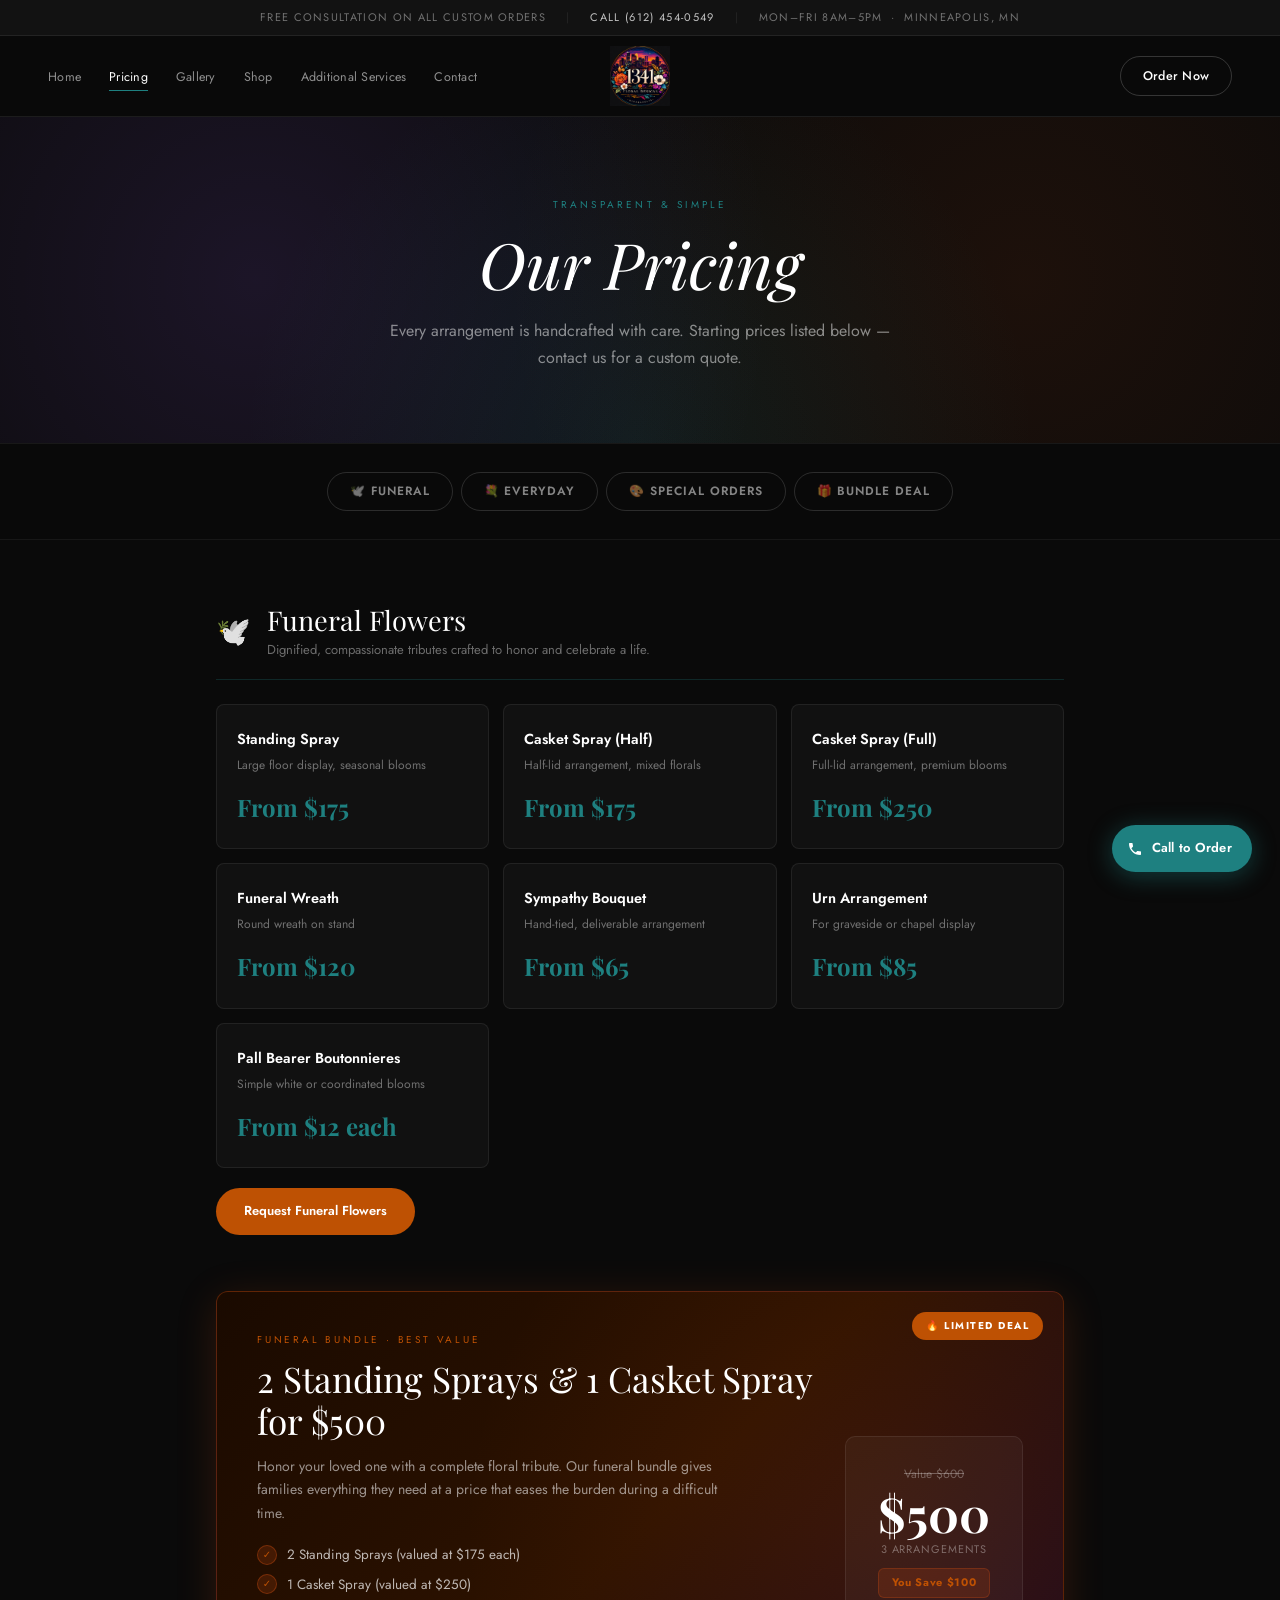
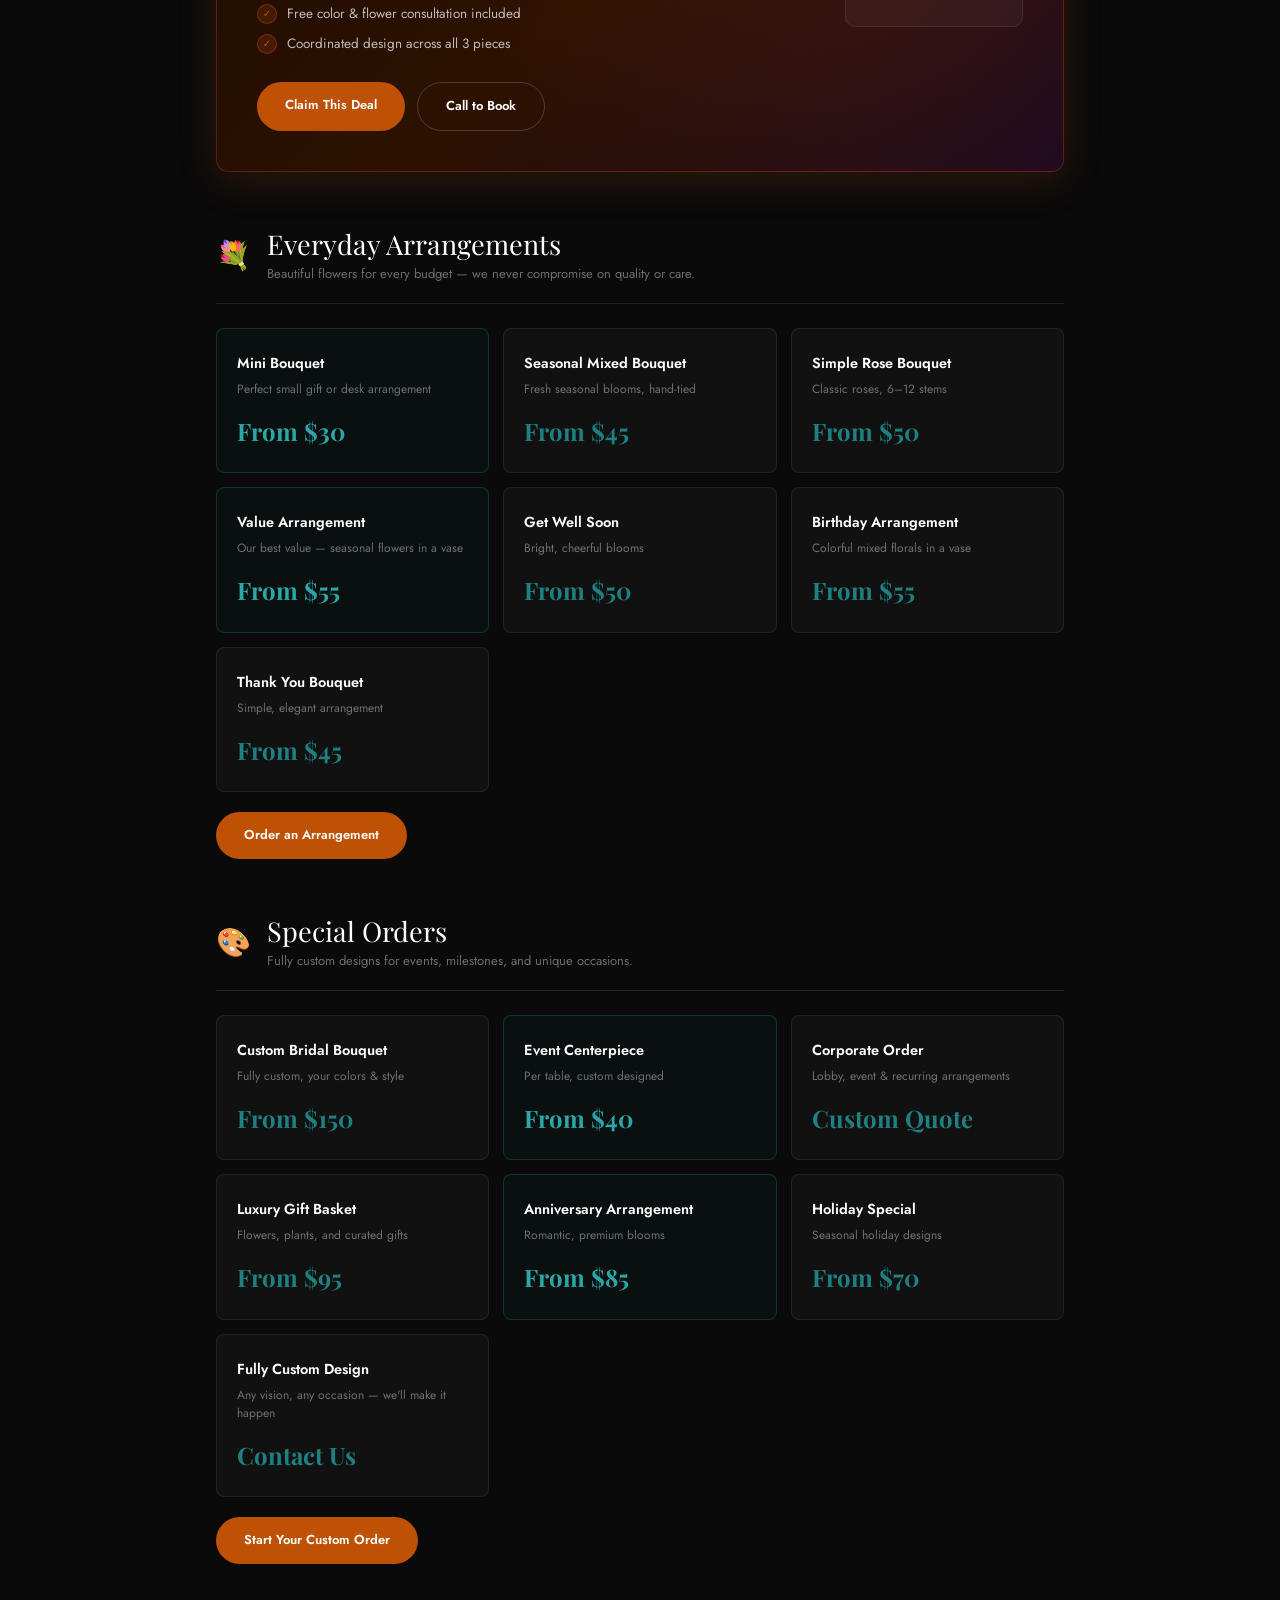
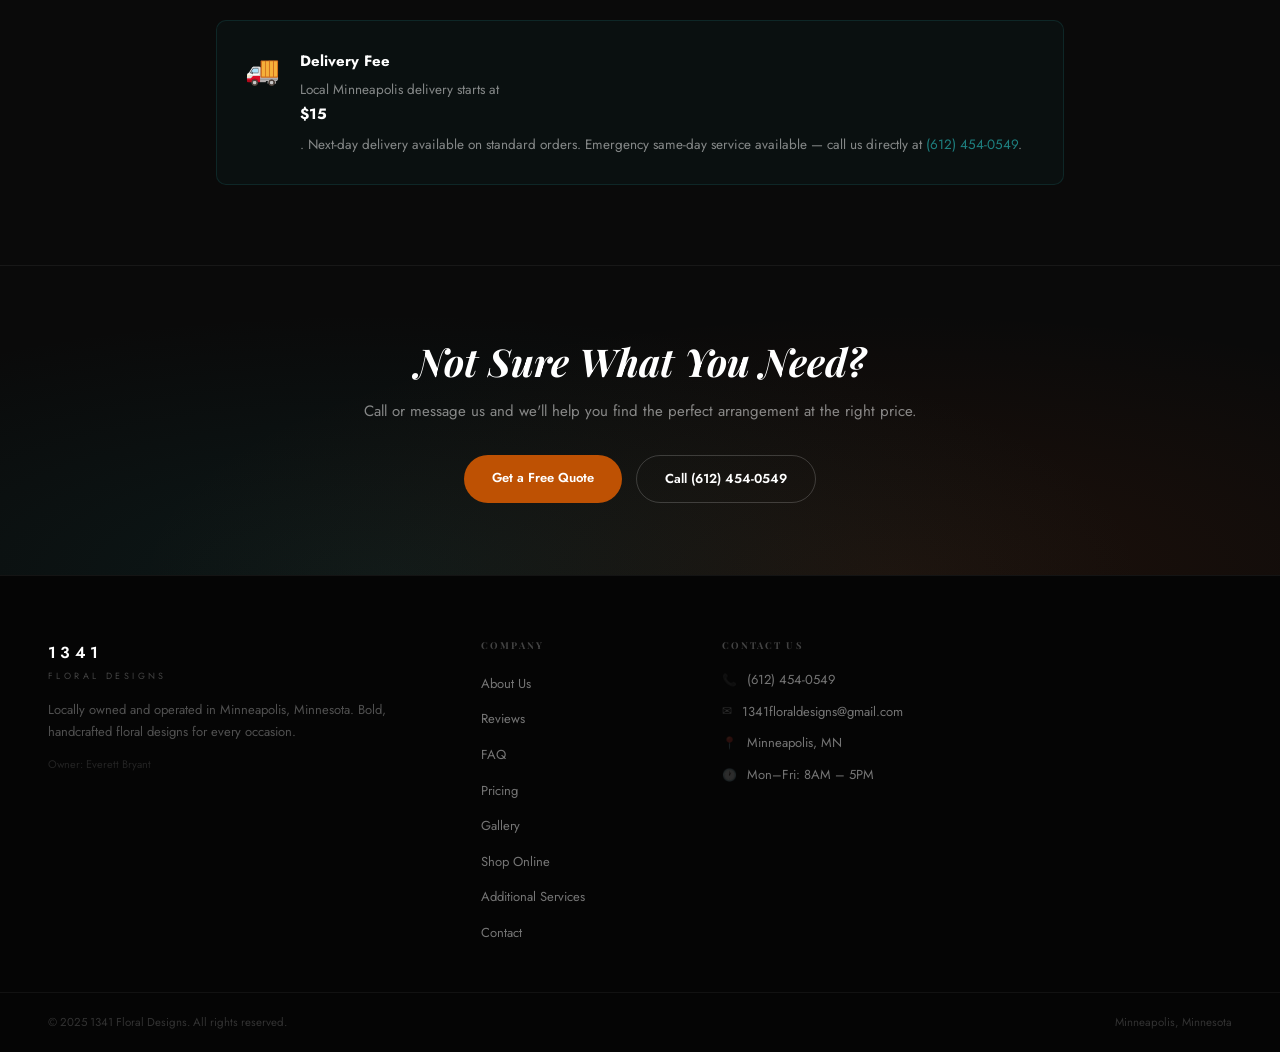
<file: pricing.html>
<!DOCTYPE html>
<html lang="en">
<head>
    <meta charset="UTF-8">
    <meta name="viewport" content="width=device-width, initial-scale=1.0">
    <title>Pricing | 1341 Floral Designs</title>
    <link rel="stylesheet" href="styles.css">
    <link rel="stylesheet" href="theme.css">
    <style>
        /* ── Page hero ── */
        .p-hero {
            padding: 80px 48px 72px;
            text-align: center;
            position: relative;
            overflow: hidden;
            border-bottom: 1px solid rgba(255,255,255,0.06);
        }
        .p-hero::before {
            content: '';
            position: absolute; inset: 0;
            background:
                radial-gradient(circle at 20% 50%, rgba(160,100,255,0.12) 0%, transparent 50%),
                radial-gradient(circle at 80% 50%, rgba(200,75,17,0.10) 0%, transparent 50%),
                radial-gradient(circle at 50% 100%, rgba(30,128,128,0.14) 0%, transparent 55%);
            pointer-events: none;
        }
        .p-hero-content { position: relative; z-index: 1; }
        .p-eyebrow {
            font-size: 10px; letter-spacing: 0.32em; text-transform: uppercase;
            color: #1E8080; display: block; margin-bottom: 14px;
        }
        .p-hero h1 {
            font-family: 'Playfair Display', serif;
            font-size: clamp(2.4rem, 5vw, 4rem);
            font-weight: 400; font-style: italic;
            color: #fff; line-height: 1.15; margin-bottom: 16px;
        }
        .p-hero p { font-size: 16px; color: rgba(255,255,255,0.5); max-width: 520px; margin: 0 auto; line-height: 1.7; }

        /* ── Tab nav ── */
        .p-tabs {
            display: flex; justify-content: center; gap: 8px; flex-wrap: wrap;
            padding: 28px 24px;
            border-bottom: 1px solid rgba(255,255,255,0.06);
            position: sticky; top: 80px; z-index: 50;
            background: rgba(10,10,10,0.95);
            backdrop-filter: blur(12px);
        }
        .p-tab {
            padding: 9px 22px;
            border: 1px solid rgba(255,255,255,0.14);
            border-radius: 9999px;
            font-family: 'Jost', sans-serif;
            font-size: 12px; font-weight: 600;
            letter-spacing: 0.08em; text-transform: uppercase;
            color: rgba(255,255,255,0.5);
            background: none; cursor: pointer;
            transition: all .2s; text-decoration: none; display: inline-block;
        }
        .p-tab:hover { border-color: rgba(255,255,255,0.3); color: #fff; }
        .p-tab.active { background: #1E8080; border-color: #1E8080; color: #fff; }

        /* ── Main layout ── */
        .p-body {
            max-width: 1100px; margin: 0 auto;
            padding: 64px 48px 80px;
        }

        /* ── Bundle deal card ── */
        .bundle-card {
            position: relative;
            border-radius: 12px;
            overflow: hidden;
            margin-bottom: 56px;
            background: linear-gradient(135deg, #1a0a00 0%, #2d1200 50%, #1a0820 100%);
            border: 1px solid rgba(200,75,17,0.35);
            box-shadow: 0 8px 40px rgba(200,75,17,0.2);
        }
        .bundle-card::before {
            content: '';
            position: absolute; inset: 0;
            background: radial-gradient(circle at 80% 50%, rgba(200,75,17,0.12) 0%, transparent 60%);
            pointer-events: none;
        }
        .bundle-badge {
            position: absolute; top: 20px; right: 20px;
            background: #BE5103;
            color: #fff;
            font-size: 10px; font-weight: 700;
            letter-spacing: 0.15em; text-transform: uppercase;
            padding: 6px 14px; border-radius: 9999px;
        }
        .bundle-inner {
            display: grid;
            grid-template-columns: 1fr auto;
            gap: 32px;
            align-items: center;
            padding: 40px 40px;
            position: relative; z-index: 1;
        }
        .bundle-tag {
            font-size: 10px; letter-spacing: 0.28em; text-transform: uppercase;
            color: #BE5103; display: block; margin-bottom: 10px;
        }
        .bundle-title {
            font-family: 'Playfair Display', serif;
            font-size: clamp(1.6rem, 3vw, 2.2rem);
            color: #fff; font-weight: 400; margin-bottom: 12px; line-height: 1.2;
        }
        .bundle-desc { font-size: 14px; color: rgba(255,255,255,0.55); line-height: 1.7; max-width: 480px; }
        .bundle-items {
            display: flex; flex-direction: column; gap: 8px;
            margin-top: 18px;
        }
        .bundle-item {
            display: flex; align-items: center; gap: 10px;
            font-size: 13.5px; color: rgba(255,255,255,0.7);
        }
        .bundle-item::before {
            content: '✓';
            width: 20px; height: 20px; border-radius: 50%;
            background: rgba(200,75,17,0.2); border: 1px solid rgba(200,75,17,0.4);
            display: flex; align-items: center; justify-content: center;
            font-size: 10px; color: #BE5103; flex-shrink: 0;
            line-height: 20px; text-align: center;
        }
        .bundle-price-box {
            text-align: center; flex-shrink: 0;
            background: rgba(255,255,255,0.04);
            border: 1px solid rgba(255,255,255,0.08);
            border-radius: 10px; padding: 28px 32px;
        }
        .bundle-was {
            font-size: 12px; color: rgba(255,255,255,0.3);
            text-decoration: line-through; margin-bottom: 4px;
        }
        .bundle-price {
            font-family: 'Playfair Display', serif;
            font-size: 3rem; font-weight: 700;
            color: #fff; line-height: 1;
        }
        .bundle-per { font-size: 11px; color: rgba(255,255,255,0.35); margin-top: 4px; letter-spacing: 0.08em; }
        .bundle-save {
            margin-top: 10px;
            background: rgba(200,75,17,0.18);
            border: 1px solid rgba(200,75,17,0.3);
            border-radius: 6px;
            padding: 5px 12px;
            font-size: 11px; font-weight: 700;
            color: #BE5103; letter-spacing: 0.06em;
        }
        .bundle-cta {
            margin-top: 28px;
            display: flex; gap: 12px; flex-wrap: wrap;
        }
        .btn-bundle {
            background: #BE5103; color: #fff;
            border: none; border-radius: 9999px;
            padding: 13px 28px;
            font-family: 'Jost', sans-serif;
            font-size: 13px; font-weight: 600;
            cursor: pointer; transition: opacity .2s;
            text-decoration: none; display: inline-block;
        }
        .btn-bundle:hover { opacity: 0.85; color: #fff; }
        .btn-bundle-ghost {
            background: none;
            border: 1px solid rgba(255,255,255,0.18);
            border-radius: 9999px;
            padding: 13px 28px;
            font-family: 'Jost', sans-serif;
            font-size: 13px; font-weight: 600; color: #fff;
            cursor: pointer; transition: all .2s;
            text-decoration: none; display: inline-block;
        }
        .btn-bundle-ghost:hover { border-color: rgba(255,255,255,0.35); color: #fff; }

        /* ── Section headers ── */
        .p-section { margin-bottom: 56px; scroll-margin-top: 140px; }
        .p-section-head {
            display: flex; align-items: center; gap: 16px;
            margin-bottom: 24px;
            padding-bottom: 18px;
            border-bottom: 1px solid rgba(30,128,128,0.25);
        }
        .p-section-icon { font-size: 28px; }
        .p-section-head h2 {
            font-family: 'Playfair Display', serif;
            font-size: 1.7rem; font-weight: 400; color: #fff;
        }
        .p-section-head p { font-size: 13px; color: rgba(255,255,255,0.4); margin-top: 3px; }

        /* ── Card grid ── */
        .p-card-grid {
            display: grid;
            grid-template-columns: repeat(auto-fill, minmax(220px, 1fr));
            gap: 14px;
        }
        .p-card {
            background: rgba(255,255,255,0.03);
            border: 1px solid rgba(255,255,255,0.07);
            border-radius: 8px;
            padding: 22px 20px;
            transition: border-color .2s, background .2s;
        }
        .p-card:hover { border-color: rgba(255,255,255,0.15); background: rgba(255,255,255,0.05); }
        .p-card-name { font-size: 14.5px; font-weight: 600; color: #fff; margin-bottom: 6px; }
        .p-card-note { font-size: 12px; color: rgba(255,255,255,0.4); line-height: 1.5; margin-bottom: 14px; }
        .p-card-price {
            font-family: 'Playfair Display', serif;
            font-size: 1.5rem; font-weight: 700; color: #1E8080;
        }
        .p-card.featured {
            border-color: rgba(30,128,128,0.3);
            background: rgba(30,128,128,0.05);
        }
        .p-card.featured .p-card-price { color: #2aa8a8; }

        /* ── Delivery box ── */
        .p-delivery {
            display: flex; gap: 20px; align-items: flex-start;
            background: rgba(30,128,128,0.05);
            border: 1px solid rgba(30,128,128,0.2);
            border-radius: 10px; padding: 28px 28px;
            margin-top: 16px;
        }
        .p-delivery-icon { font-size: 28px; flex-shrink: 0; }
        .p-delivery strong { display: block; font-size: 15px; color: #fff; margin-bottom: 6px; }
        .p-delivery p { font-size: 13.5px; color: rgba(255,255,255,0.5); line-height: 1.7; }
        .p-delivery a { color: #1E8080; }

        /* ── CTA strip ── */
        .p-cta {
            text-align: center;
            padding: 72px 48px;
            border-top: 1px solid rgba(255,255,255,0.06);
            position: relative; overflow: hidden;
        }
        .p-cta::before {
            content: '';
            position: absolute; inset: 0;
            background:
                radial-gradient(ellipse at 30% 100%, rgba(30,128,128,0.12) 0%, transparent 60%),
                radial-gradient(ellipse at 70% 100%, rgba(200,75,17,0.10) 0%, transparent 60%);
            pointer-events: none;
        }
        .p-cta h2 {
            font-family: 'Playfair Display', serif;
            font-size: clamp(1.8rem, 3vw, 2.6rem);
            font-style: italic; color: #fff; margin-bottom: 14px;
            position: relative; z-index: 1;
        }
        .p-cta p { font-size: 15px; color: rgba(255,255,255,0.5); margin-bottom: 32px; position: relative; z-index: 1; }
        .p-cta-btns { display: flex; gap: 14px; justify-content: center; flex-wrap: wrap; position: relative; z-index: 1; }

        @media (max-width: 700px) {
            .p-body { padding: 40px 20px 60px; }
            .p-hero { padding: 60px 24px 50px; }
            .bundle-inner { grid-template-columns: 1fr; }
            .bundle-price-box { padding: 20px 24px; }
            .p-card-grid { grid-template-columns: 1fr 1fr; }
            .p-tabs { top: 0; }
        }
        @media (max-width: 460px) {
            .p-card-grid { grid-template-columns: 1fr; }
        }
    </style>
</head>
<body>

<div class="t-announce">
    <span>Free consultation on all custom orders</span>
    <span class="sep">|</span>
    <a href="tel:6124540549">Call (612) 454-0549</a>
    <span class="sep">|</span>
    <span>Mon–Fri 8AM–5PM &nbsp;·&nbsp; Minneapolis, MN</span>
</div>

<header class="t-header">
    <div class="t-header-inner">
        <nav><ul class="t-nav">
            <li><a href="index.html">Home</a></li>
            <li><a href="pricing.html" class="active">Pricing</a></li>
            <li><a href="gallery.html">Gallery</a></li>
            <li><a href="shop.html">Shop</a></li>
            <li><a href="services.html">Additional Services</a></li>
            <li><a href="contact.html">Contact</a></li>
        </ul></nav>
        <a href="index.html" class="t-logo">
            <img src="1341logo1.png" alt="1341 Floral Designs">
        </a>
        <div class="t-header-right">
            <button class="t-nav-toggle" id="nav-toggle">&#9776;</button>
            <a href="contact.html" class="t-cta">Order Now</a>
        </div>
    </div>
</header>
<nav class="t-mobile-nav" id="mobile-nav">
    <a href="index.html">Home</a>
    <a href="pricing.html" class="active">Pricing</a>
    <a href="gallery.html">Gallery</a>
    <a href="shop.html">Shop Online</a>
    <a href="services.html">Additional Services</a>
    <a href="contact.html">Contact</a>
</nav>

<!-- Hero -->
<div class="p-hero">
    <div class="p-hero-content">
        <span class="p-eyebrow">Transparent &amp; Simple</span>
        <h1>Our Pricing</h1>
        <p>Every arrangement is handcrafted with care. Starting prices listed below — contact us for a custom quote.</p>
    </div>
</div>

<!-- Tab nav -->
<div class="p-tabs">
    <a href="#funeral" class="p-tab active">🕊️ Funeral</a>
    <a href="#everyday" class="p-tab">💐 Everyday</a>
    <a href="#special" class="p-tab">🎨 Special Orders</a>
    <a href="#bundle" class="p-tab">🎁 Bundle Deal</a>
</div>

<!-- Body -->
<div class="p-body">

    <!-- ══ FUNERAL FLOWERS ══ -->
    <div class="p-section" id="funeral">
        <div class="p-section-head">
            <span class="p-section-icon">🕊️</span>
            <div>
                <h2>Funeral Flowers</h2>
                <p>Dignified, compassionate tributes crafted to honor and celebrate a life.</p>
            </div>
        </div>
        <div class="p-card-grid">
            <div class="p-card">
                <div class="p-card-name">Standing Spray</div>
                <div class="p-card-note">Large floor display, seasonal blooms</div>
                <div class="p-card-price">From $175</div>
            </div>
            <div class="p-card">
                <div class="p-card-name">Casket Spray (Half)</div>
                <div class="p-card-note">Half-lid arrangement, mixed florals</div>
                <div class="p-card-price">From $175</div>
            </div>
            <div class="p-card">
                <div class="p-card-name">Casket Spray (Full)</div>
                <div class="p-card-note">Full-lid arrangement, premium blooms</div>
                <div class="p-card-price">From $250</div>
            </div>
            <div class="p-card">
                <div class="p-card-name">Funeral Wreath</div>
                <div class="p-card-note">Round wreath on stand</div>
                <div class="p-card-price">From $120</div>
            </div>
            <div class="p-card">
                <div class="p-card-name">Sympathy Bouquet</div>
                <div class="p-card-note">Hand-tied, deliverable arrangement</div>
                <div class="p-card-price">From $65</div>
            </div>
            <div class="p-card">
                <div class="p-card-name">Urn Arrangement</div>
                <div class="p-card-note">For graveside or chapel display</div>
                <div class="p-card-price">From $85</div>
            </div>
            <div class="p-card">
                <div class="p-card-name">Pall Bearer Boutonnieres</div>
                <div class="p-card-note">Simple white or coordinated blooms</div>
                <div class="p-card-price">From $12 each</div>
            </div>
        </div>
        <div style="margin-top:20px;">
            <a href="contact.html" class="btn-bundle">Request Funeral Flowers</a>
        </div>
    </div>

    <!-- ══ BUNDLE DEAL ══ -->
    <div class="p-section" id="bundle">
        <div class="bundle-card">
            <div class="bundle-badge">🔥 Limited Deal</div>
            <div class="bundle-inner">
                <div>
                    <span class="bundle-tag">Funeral Bundle · Best Value</span>
                    <h2 class="bundle-title">2 Standing Sprays &amp; 1 Casket Spray<br>for $500</h2>
                    <p class="bundle-desc">
                        Honor your loved one with a complete floral tribute. Our funeral bundle gives families everything they need at a price that eases the burden during a difficult time.
                    </p>
                    <div class="bundle-items">
                        <div class="bundle-item">2 Standing Sprays (valued at $175 each)</div>
                        <div class="bundle-item">1 Casket Spray (valued at $250)</div>
                        <div class="bundle-item">Free color &amp; flower consultation included</div>
                        <div class="bundle-item">Coordinated design across all 3 pieces</div>
                    </div>
                    <div class="bundle-cta">
                        <a href="contact.html?bundle=funeral" class="btn-bundle">Claim This Deal</a>
                        <a href="tel:6124540549" class="btn-bundle-ghost">Call to Book</a>
                    </div>
                </div>
                <div class="bundle-price-box">
                    <div class="bundle-was">Value $600</div>
                    <div class="bundle-price">$500</div>
                    <div class="bundle-per">3 ARRANGEMENTS</div>
                    <div class="bundle-save">You Save $100</div>
                </div>
            </div>
        </div>
    </div>

    <!-- ══ EVERYDAY ARRANGEMENTS ══ -->
    <div class="p-section" id="everyday">
        <div class="p-section-head">
            <span class="p-section-icon">💐</span>
            <div>
                <h2>Everyday Arrangements</h2>
                <p>Beautiful flowers for every budget — we never compromise on quality or care.</p>
            </div>
        </div>
        <div class="p-card-grid">
            <div class="p-card featured">
                <div class="p-card-name">Mini Bouquet</div>
                <div class="p-card-note">Perfect small gift or desk arrangement</div>
                <div class="p-card-price">From $30</div>
            </div>
            <div class="p-card">
                <div class="p-card-name">Seasonal Mixed Bouquet</div>
                <div class="p-card-note">Fresh seasonal blooms, hand-tied</div>
                <div class="p-card-price">From $45</div>
            </div>
            <div class="p-card">
                <div class="p-card-name">Simple Rose Bouquet</div>
                <div class="p-card-note">Classic roses, 6–12 stems</div>
                <div class="p-card-price">From $50</div>
            </div>
            <div class="p-card featured">
                <div class="p-card-name">Value Arrangement</div>
                <div class="p-card-note">Our best value — seasonal flowers in a vase</div>
                <div class="p-card-price">From $55</div>
            </div>
            <div class="p-card">
                <div class="p-card-name">Get Well Soon</div>
                <div class="p-card-note">Bright, cheerful blooms</div>
                <div class="p-card-price">From $50</div>
            </div>
            <div class="p-card">
                <div class="p-card-name">Birthday Arrangement</div>
                <div class="p-card-note">Colorful mixed florals in a vase</div>
                <div class="p-card-price">From $55</div>
            </div>
            <div class="p-card">
                <div class="p-card-name">Thank You Bouquet</div>
                <div class="p-card-note">Simple, elegant arrangement</div>
                <div class="p-card-price">From $45</div>
            </div>
        </div>
        <div style="margin-top:20px;">
            <a href="contact.html" class="btn-bundle">Order an Arrangement</a>
        </div>
    </div>

    <!-- ══ SPECIAL ORDERS ══ -->
    <div class="p-section" id="special">
        <div class="p-section-head">
            <span class="p-section-icon">🎨</span>
            <div>
                <h2>Special Orders</h2>
                <p>Fully custom designs for events, milestones, and unique occasions.</p>
            </div>
        </div>
        <div class="p-card-grid">
            <div class="p-card">
                <div class="p-card-name">Custom Bridal Bouquet</div>
                <div class="p-card-note">Fully custom, your colors &amp; style</div>
                <div class="p-card-price">From $150</div>
            </div>
            <div class="p-card featured">
                <div class="p-card-name">Event Centerpiece</div>
                <div class="p-card-note">Per table, custom designed</div>
                <div class="p-card-price">From $40</div>
            </div>
            <div class="p-card">
                <div class="p-card-name">Corporate Order</div>
                <div class="p-card-note">Lobby, event &amp; recurring arrangements</div>
                <div class="p-card-price">Custom Quote</div>
            </div>
            <div class="p-card">
                <div class="p-card-name">Luxury Gift Basket</div>
                <div class="p-card-note">Flowers, plants, and curated gifts</div>
                <div class="p-card-price">From $95</div>
            </div>
            <div class="p-card featured">
                <div class="p-card-name">Anniversary Arrangement</div>
                <div class="p-card-note">Romantic, premium blooms</div>
                <div class="p-card-price">From $85</div>
            </div>
            <div class="p-card">
                <div class="p-card-name">Holiday Special</div>
                <div class="p-card-note">Seasonal holiday designs</div>
                <div class="p-card-price">From $70</div>
            </div>
            <div class="p-card">
                <div class="p-card-name">Fully Custom Design</div>
                <div class="p-card-note">Any vision, any occasion — we'll make it happen</div>
                <div class="p-card-price">Contact Us</div>
            </div>
        </div>
        <div style="margin-top:20px;">
            <a href="contact.html" class="btn-bundle">Start Your Custom Order</a>
        </div>
    </div>

    <!-- Delivery -->
    <div class="p-delivery">
        <div class="p-delivery-icon">🚚</div>
        <div>
            <strong>Delivery Fee</strong>
            <p>Local Minneapolis delivery starts at <strong style="color:#fff;">$15</strong>. Next-day delivery available on standard orders. Emergency same-day service available — call us directly at <a href="tel:6124540549">(612) 454-0549</a>.</p>
        </div>
    </div>

</div>

<!-- CTA -->
<div class="p-cta">
    <h2>Not Sure What You Need?</h2>
    <p>Call or message us and we'll help you find the perfect arrangement at the right price.</p>
    <div class="p-cta-btns">
        <a href="contact.html" class="btn-bundle">Get a Free Quote</a>
        <a href="tel:6124540549" class="btn-bundle-ghost">Call (612) 454-0549</a>
    </div>
</div>

<footer class="t-footer">
    <div class="t-footer-grid">
        <div>
            <div class="t-footer-logo-num">1341</div>
            <div class="t-footer-logo-sub">Floral Designs</div>
            <p class="t-footer-about">Locally owned and operated in Minneapolis, Minnesota. Bold, handcrafted floral designs for every occasion.</p>
            <p style="font-size:11px;color:rgba(255,255,255,0.12);margin-top:12px;">Owner: Everett Bryant</p>
        </div>
        <div class="t-footer-col">
            <h4>Company</h4>
            <ul>
                <li><a href="index.html#about">About Us</a></li>
                <li><a href="index.html#reviews">Reviews</a></li>
                <li><a href="index.html#faq">FAQ</a></li>
                <li><a href="pricing.html">Pricing</a></li>
                <li><a href="gallery.html">Gallery</a></li>
                <li><a href="shop.html">Shop Online</a></li>
                <li><a href="services.html">Additional Services</a></li>
                <li><a href="contact.html">Contact</a></li>
            </ul>
        </div>
        <div class="t-footer-col">
            <h4>Contact Us</h4>
            <div class="t-footer-contact-item"><span class="ico">📞</span><a href="tel:6124540549">(612) 454-0549</a></div>
            <div class="t-footer-contact-item"><span class="ico">✉️</span><a href="mailto:1341floraldesigns@gmail.com">1341floraldesigns@gmail.com</a></div>
            <div class="t-footer-contact-item"><span class="ico">📍</span><span>Minneapolis, MN</span></div>
            <div class="t-footer-contact-item"><span class="ico">🕐</span><span>Mon–Fri: 8AM – 5PM</span></div>
        </div>
    </div>
    <div class="t-footer-bottom">
        <span>&copy; 2025 1341 Floral Designs. All rights reserved.</span>
        <span>Minneapolis, Minnesota</span>
    </div>
</footer>

<script>
    document.getElementById('nav-toggle').addEventListener('click', () => {
        document.getElementById('mobile-nav').classList.toggle('open');
    });

    // Highlight active tab on scroll
    const tabs = document.querySelectorAll('.p-tab');
    const sections = ['funeral','bundle','everyday','special'];
    window.addEventListener('scroll', () => {
        let current = '';
        sections.forEach(id => {
            const el = document.getElementById(id);
            if (el && window.scrollY >= el.offsetTop - 160) current = id;
        });
        tabs.forEach(t => {
            t.classList.toggle('active', t.getAttribute('href') === '#' + current);
        });
    });
</script>
<script src="polish.js"></script>
</body>
</html>
</file>
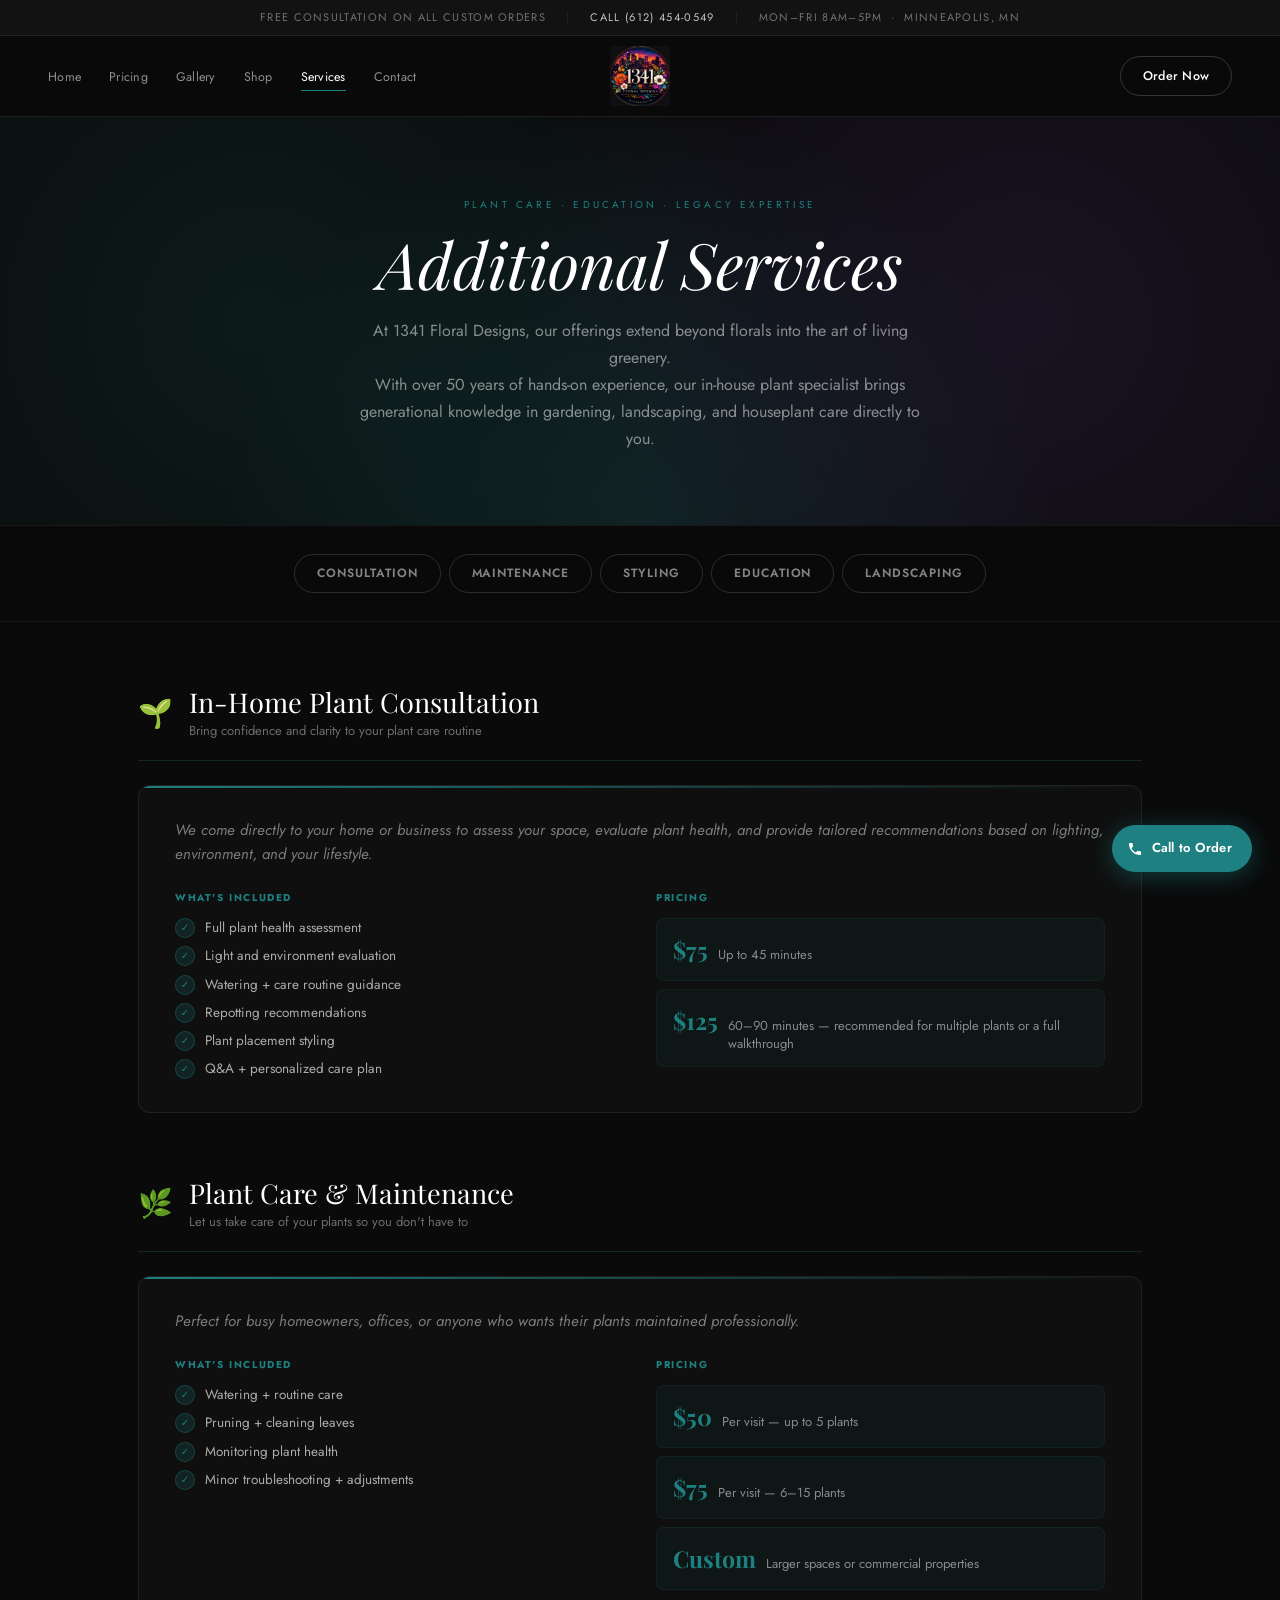
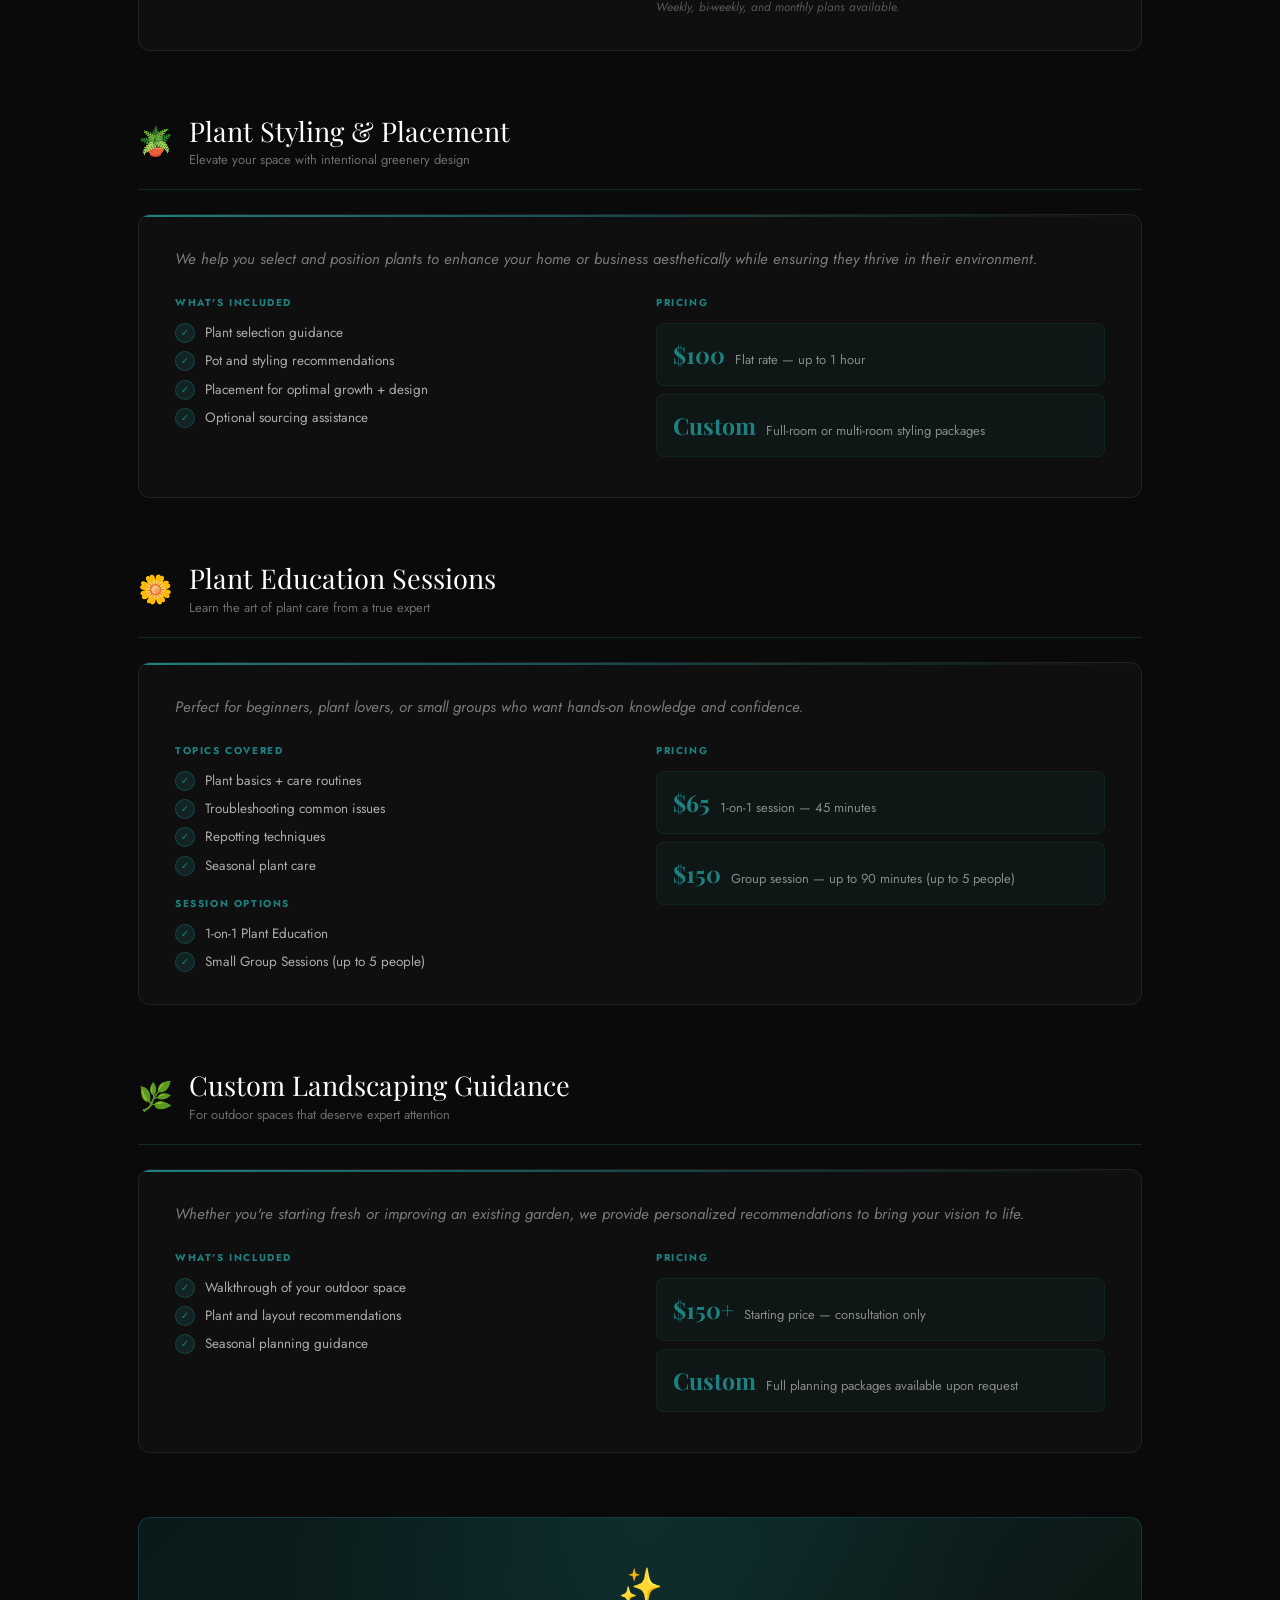
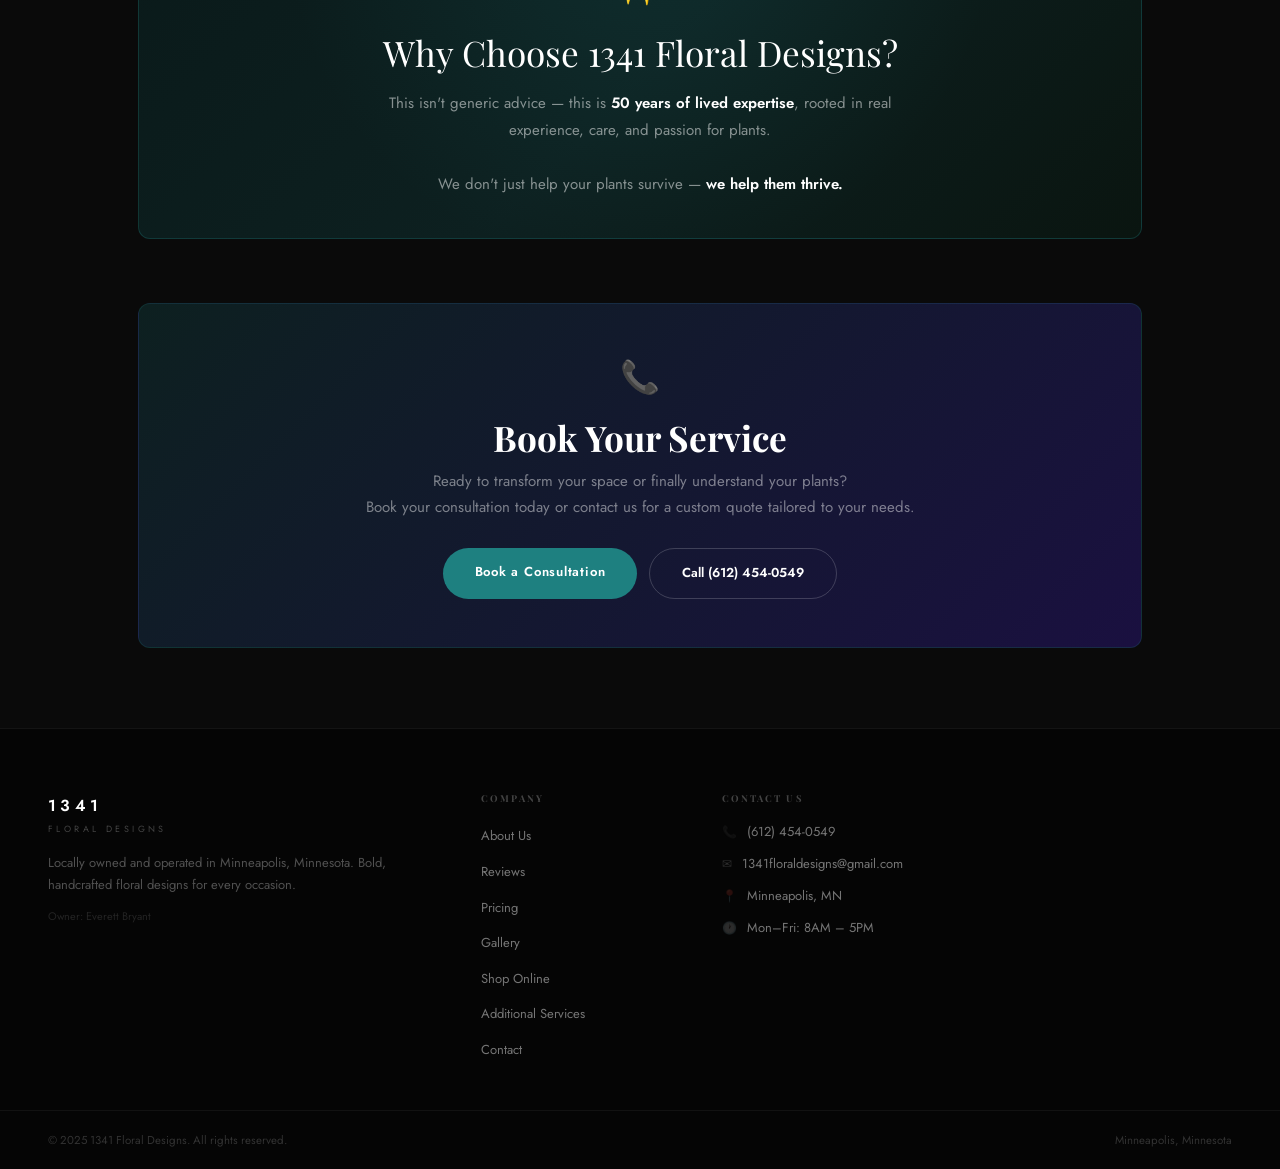
<file: services.html>
<!DOCTYPE html>
<html lang="en">
<head>
    <meta charset="UTF-8">
    <meta name="viewport" content="width=device-width, initial-scale=1.0">
    <title>Additional Services | 1341 Floral Designs</title>
    <link rel="stylesheet" href="styles.css">
    <link rel="stylesheet" href="theme.css">
    <style>
        /* ── Page hero ── */
        .p-hero {
            padding: 80px 48px 72px;
            text-align: center;
            position: relative;
            overflow: hidden;
            border-bottom: 1px solid rgba(255,255,255,0.06);
        }
        .p-hero::before {
            content: '';
            position: absolute; inset: 0;
            background:
                radial-gradient(circle at 20% 50%, rgba(30,128,128,0.14) 0%, transparent 50%),
                radial-gradient(circle at 80% 50%, rgba(160,100,255,0.10) 0%, transparent 50%),
                radial-gradient(circle at 50% 100%, rgba(30,128,128,0.18) 0%, transparent 55%);
            pointer-events: none;
        }
        .p-hero-content { position: relative; z-index: 1; }
        .p-eyebrow {
            font-size: 10px; letter-spacing: 0.32em; text-transform: uppercase;
            color: #1E8080; display: block; margin-bottom: 14px;
        }
        .p-hero h1 {
            font-family: 'Playfair Display', serif;
            font-size: clamp(2.4rem, 5vw, 4rem);
            font-weight: 400; font-style: italic;
            color: #fff; line-height: 1.15; margin-bottom: 16px;
        }
        .p-hero p {
            font-size: 16px; color: rgba(255,255,255,0.5);
            max-width: 560px; margin: 0 auto; line-height: 1.7;
        }
        .p-hero-sub {
            margin-top: 20px;
            font-size: 14px; color: rgba(255,255,255,0.38);
            max-width: 560px; margin: 18px auto 0; line-height: 1.7;
        }

        /* ── Tab nav ── */
        .p-tabs {
            display: flex; justify-content: center; gap: 8px; flex-wrap: wrap;
            padding: 28px 24px;
            border-bottom: 1px solid rgba(255,255,255,0.06);
            position: sticky; top: 80px; z-index: 50;
            background: rgba(10,10,10,0.95);
            backdrop-filter: blur(12px);
        }
        .p-tab {
            padding: 9px 22px;
            border: 1px solid rgba(255,255,255,0.14);
            border-radius: 9999px;
            font-family: 'Jost', sans-serif;
            font-size: 12px; font-weight: 600;
            letter-spacing: 0.08em; text-transform: uppercase;
            color: rgba(255,255,255,0.5);
            background: none; cursor: pointer;
            transition: all .2s; text-decoration: none; display: inline-block;
        }
        .p-tab:hover { border-color: rgba(255,255,255,0.3); color: #fff; }
        .p-tab.active { background: #1E8080; border-color: #1E8080; color: #fff; }

        /* ── Main layout ── */
        .p-body {
            max-width: 1100px; margin: 0 auto;
            padding: 64px 48px 80px;
        }

        /* ── Section headers ── */
        .p-section { margin-bottom: 64px; scroll-margin-top: 160px; }
        .p-section-head {
            display: flex; align-items: center; gap: 16px;
            margin-bottom: 24px;
            padding-bottom: 18px;
            border-bottom: 1px solid rgba(30,128,128,0.25);
        }
        .p-section-icon { font-size: 28px; flex-shrink: 0; }
        .p-section-head h2 {
            font-family: 'Playfair Display', serif;
            font-size: 1.7rem; font-weight: 400; color: #fff;
        }
        .p-section-head p { font-size: 13px; color: rgba(255,255,255,0.4); margin-top: 3px; }

        /* ── Service card ── */
        .svc-card {
            background: rgba(255,255,255,0.025);
            border: 1px solid rgba(255,255,255,0.07);
            border-radius: 12px;
            padding: 32px 36px;
            position: relative;
            overflow: hidden;
        }
        .svc-card::before {
            content: '';
            position: absolute; top: 0; left: 0; right: 0; height: 2px;
            background: linear-gradient(90deg, #1E8080, transparent);
        }
        .svc-tagline {
            font-style: italic;
            font-size: 15px;
            color: rgba(255,255,255,0.45);
            margin-bottom: 24px;
            line-height: 1.6;
        }

        /* ── Two-col layout inside card ── */
        .svc-cols {
            display: grid;
            grid-template-columns: 1fr 1fr;
            gap: 32px;
        }
        @media (max-width: 680px) { .svc-cols { grid-template-columns: 1fr; gap: 20px; } }

        /* ── Includes list ── */
        .svc-list-label {
            font-size: 10px; font-weight: 700; letter-spacing: 0.16em;
            text-transform: uppercase; color: #1E8080;
            margin-bottom: 12px;
        }
        .svc-list {
            list-style: none; padding: 0; margin: 0;
            display: flex; flex-direction: column; gap: 8px;
        }
        .svc-list li {
            display: flex; align-items: flex-start; gap: 10px;
            font-size: 13.5px; color: rgba(255,255,255,0.65); line-height: 1.5;
        }
        .svc-list li::before {
            content: '✓';
            width: 20px; height: 20px; border-radius: 50%; flex-shrink: 0;
            background: rgba(30,128,128,0.18); border: 1px solid rgba(30,128,128,0.35);
            display: flex; align-items: center; justify-content: center;
            font-size: 10px; color: #1E8080;
            line-height: 20px; text-align: center;
        }

        /* ── Pricing block ── */
        .svc-pricing { margin-top: 0; }
        .svc-price-row {
            display: flex; align-items: baseline; gap: 10px;
            padding: 12px 16px;
            background: rgba(30,128,128,0.06);
            border: 1px solid rgba(30,128,128,0.12);
            border-radius: 8px;
            margin-bottom: 8px;
        }
        .svc-price-amount {
            font-family: 'Playfair Display', serif;
            font-size: 1.45rem; font-weight: 700; color: #1E8080;
            white-space: nowrap;
        }
        .svc-price-desc {
            font-size: 13px; color: rgba(255,255,255,0.5); line-height: 1.4;
        }
        .svc-price-note {
            font-size: 12px; color: rgba(255,255,255,0.3);
            margin-top: 8px; font-style: italic;
        }

        /* ── Why card ── */
        .why-card {
            background: linear-gradient(135deg, #0a1a1a 0%, #0d2020 50%, #0a1510 100%);
            border: 1px solid rgba(30,128,128,0.3);
            border-radius: 12px;
            padding: 40px;
            text-align: center;
            position: relative;
            overflow: hidden;
            margin-bottom: 64px;
        }
        .why-card::before {
            content: '';
            position: absolute; inset: 0;
            background: radial-gradient(circle at 50% 0%, rgba(30,128,128,0.15) 0%, transparent 60%);
            pointer-events: none;
        }
        .why-card-inner { position: relative; z-index: 1; }
        .why-card h2 {
            font-family: 'Playfair Display', serif;
            font-size: clamp(1.6rem, 3vw, 2.2rem);
            font-weight: 400; color: #fff; margin-bottom: 16px;
        }
        .why-card p {
            font-size: 15px; color: rgba(255,255,255,0.5);
            max-width: 580px; margin: 0 auto; line-height: 1.8;
        }
        .why-card .highlight {
            color: #fff; font-weight: 600;
        }

        /* ── CTA Band ── */
        .svc-cta {
            background: linear-gradient(135deg, #0d2020 0%, #1a1040 100%);
            border: 1px solid rgba(30,128,128,0.2);
            border-radius: 12px;
            padding: 48px 40px;
            text-align: center;
        }
        .svc-cta h2 {
            font-family: 'Playfair Display', serif;
            font-size: clamp(1.6rem, 3vw, 2.2rem);
            color: #fff; margin-bottom: 10px;
        }
        .svc-cta p { font-size: 15px; color: rgba(255,255,255,0.45); margin-bottom: 28px; line-height: 1.7; }
        .svc-cta-btns { display: flex; gap: 12px; justify-content: center; flex-wrap: wrap; }
        .btn-svc-primary {
            background: #1E8080; color: #fff;
            border: none; border-radius: 9999px;
            padding: 14px 32px;
            font-family: 'Jost', sans-serif;
            font-size: 13px; font-weight: 600; letter-spacing: 0.06em;
            cursor: pointer; transition: opacity .2s;
            text-decoration: none; display: inline-block;
        }
        .btn-svc-primary:hover { opacity: 0.85; color: #fff; }
        .btn-svc-ghost {
            background: none;
            border: 1px solid rgba(255,255,255,0.18);
            border-radius: 9999px;
            padding: 14px 32px;
            font-family: 'Jost', sans-serif;
            font-size: 13px; font-weight: 600; color: #fff;
            cursor: pointer; transition: all .2s;
            text-decoration: none; display: inline-block;
        }
        .btn-svc-ghost:hover { border-color: rgba(255,255,255,0.4); color: #fff; }

        @media (max-width: 700px) {
            .p-body { padding: 40px 20px 60px; }
            .svc-card { padding: 24px 20px; }
            .why-card, .svc-cta { padding: 32px 20px; }
            .p-hero { padding: 60px 24px 56px; }
        }
    </style>
</head>
<body>

<div class="t-announce">
    <span>Free consultation on all custom orders</span>
    <span class="sep">|</span>
    <a href="tel:6124540549">Call (612) 454-0549</a>
    <span class="sep">|</span>
    <span>Mon–Fri 8AM–5PM &nbsp;·&nbsp; Minneapolis, MN</span>
</div>

<header class="t-header">
    <div class="t-header-inner">
        <nav><ul class="t-nav">
            <li><a href="index.html">Home</a></li>
            <li><a href="pricing.html">Pricing</a></li>
            <li><a href="gallery.html">Gallery</a></li>
            <li><a href="shop.html">Shop</a></li>
            <li><a href="services.html" class="active">Services</a></li>
            <li><a href="contact.html">Contact</a></li>
        </ul></nav>
        <a href="index.html" class="t-logo">
            <img src="1341logo1.png" alt="1341 Floral Designs">
        </a>
        <div class="t-header-right">
            <button class="t-nav-toggle" id="nav-toggle">&#9776;</button>
            <a href="contact.html" class="t-cta">Order Now</a>
        </div>
    </div>
</header>
<nav class="t-mobile-nav" id="mobile-nav">
    <a href="index.html">Home</a>
    <a href="pricing.html">Pricing</a>
    <a href="gallery.html">Gallery</a>
    <a href="shop.html">Shop Online</a>
    <a href="services.html" class="active">Services</a>
    <a href="contact.html">Contact</a>
</nav>

<!-- Hero -->
<div class="p-hero">
    <div class="p-hero-content">
        <span class="p-eyebrow">Plant Care &middot; Education &middot; Legacy Expertise</span>
        <h1>Additional Services</h1>
        <p>At 1341 Floral Designs, our offerings extend beyond florals into the art of living greenery.</p>
        <p class="p-hero-sub">With over 50 years of hands-on experience, our in-house plant specialist brings generational knowledge in gardening, landscaping, and houseplant care directly to you.</p>
    </div>
</div>

<!-- Tab nav -->
<div class="p-tabs">
    <a href="#consultation" class="p-tab">Consultation</a>
    <a href="#maintenance" class="p-tab">Maintenance</a>
    <a href="#styling" class="p-tab">Styling</a>
    <a href="#education" class="p-tab">Education</a>
    <a href="#landscaping" class="p-tab">Landscaping</a>
</div>

<div class="p-body">

    <!-- ── In-Home Plant Consultation ── -->
    <div class="p-section" id="consultation">
        <div class="p-section-head">
            <span class="p-section-icon">🌱</span>
            <div>
                <h2>In-Home Plant Consultation</h2>
                <p>Bring confidence and clarity to your plant care routine</p>
            </div>
        </div>
        <div class="svc-card">
            <p class="svc-tagline">We come directly to your home or business to assess your space, evaluate plant health, and provide tailored recommendations based on lighting, environment, and your lifestyle.</p>
            <div class="svc-cols">
                <div>
                    <div class="svc-list-label">What's Included</div>
                    <ul class="svc-list">
                        <li>Full plant health assessment</li>
                        <li>Light and environment evaluation</li>
                        <li>Watering + care routine guidance</li>
                        <li>Repotting recommendations</li>
                        <li>Plant placement styling</li>
                        <li>Q&amp;A + personalized care plan</li>
                    </ul>
                </div>
                <div class="svc-pricing">
                    <div class="svc-list-label">Pricing</div>
                    <div class="svc-price-row">
                        <span class="svc-price-amount">$75</span>
                        <span class="svc-price-desc">Up to 45 minutes</span>
                    </div>
                    <div class="svc-price-row">
                        <span class="svc-price-amount">$125</span>
                        <span class="svc-price-desc">60–90 minutes — recommended for multiple plants or a full walkthrough</span>
                    </div>
                </div>
            </div>
        </div>
    </div>

    <!-- ── Plant Care & Maintenance ── -->
    <div class="p-section" id="maintenance">
        <div class="p-section-head">
            <span class="p-section-icon">🌿</span>
            <div>
                <h2>Plant Care &amp; Maintenance</h2>
                <p>Let us take care of your plants so you don't have to</p>
            </div>
        </div>
        <div class="svc-card">
            <p class="svc-tagline">Perfect for busy homeowners, offices, or anyone who wants their plants maintained professionally.</p>
            <div class="svc-cols">
                <div>
                    <div class="svc-list-label">What's Included</div>
                    <ul class="svc-list">
                        <li>Watering + routine care</li>
                        <li>Pruning + cleaning leaves</li>
                        <li>Monitoring plant health</li>
                        <li>Minor troubleshooting + adjustments</li>
                    </ul>
                </div>
                <div class="svc-pricing">
                    <div class="svc-list-label">Pricing</div>
                    <div class="svc-price-row">
                        <span class="svc-price-amount">$50</span>
                        <span class="svc-price-desc">Per visit — up to 5 plants</span>
                    </div>
                    <div class="svc-price-row">
                        <span class="svc-price-amount">$75</span>
                        <span class="svc-price-desc">Per visit — 6–15 plants</span>
                    </div>
                    <div class="svc-price-row">
                        <span class="svc-price-amount">Custom</span>
                        <span class="svc-price-desc">Larger spaces or commercial properties</span>
                    </div>
                    <p class="svc-price-note">Weekly, bi-weekly, and monthly plans available.</p>
                </div>
            </div>
        </div>
    </div>

    <!-- ── Plant Styling & Placement ── -->
    <div class="p-section" id="styling">
        <div class="p-section-head">
            <span class="p-section-icon">🪴</span>
            <div>
                <h2>Plant Styling &amp; Placement</h2>
                <p>Elevate your space with intentional greenery design</p>
            </div>
        </div>
        <div class="svc-card">
            <p class="svc-tagline">We help you select and position plants to enhance your home or business aesthetically while ensuring they thrive in their environment.</p>
            <div class="svc-cols">
                <div>
                    <div class="svc-list-label">What's Included</div>
                    <ul class="svc-list">
                        <li>Plant selection guidance</li>
                        <li>Pot and styling recommendations</li>
                        <li>Placement for optimal growth + design</li>
                        <li>Optional sourcing assistance</li>
                    </ul>
                </div>
                <div class="svc-pricing">
                    <div class="svc-list-label">Pricing</div>
                    <div class="svc-price-row">
                        <span class="svc-price-amount">$100</span>
                        <span class="svc-price-desc">Flat rate — up to 1 hour</span>
                    </div>
                    <div class="svc-price-row">
                        <span class="svc-price-amount">Custom</span>
                        <span class="svc-price-desc">Full-room or multi-room styling packages</span>
                    </div>
                </div>
            </div>
        </div>
    </div>

    <!-- ── Plant Education Sessions ── -->
    <div class="p-section" id="education">
        <div class="p-section-head">
            <span class="p-section-icon">🌼</span>
            <div>
                <h2>Plant Education Sessions</h2>
                <p>Learn the art of plant care from a true expert</p>
            </div>
        </div>
        <div class="svc-card">
            <p class="svc-tagline">Perfect for beginners, plant lovers, or small groups who want hands-on knowledge and confidence.</p>
            <div class="svc-cols">
                <div>
                    <div class="svc-list-label">Topics Covered</div>
                    <ul class="svc-list">
                        <li>Plant basics + care routines</li>
                        <li>Troubleshooting common issues</li>
                        <li>Repotting techniques</li>
                        <li>Seasonal plant care</li>
                    </ul>
                    <div style="margin-top:20px;">
                        <div class="svc-list-label">Session Options</div>
                        <ul class="svc-list">
                            <li>1-on-1 Plant Education</li>
                            <li>Small Group Sessions (up to 5 people)</li>
                        </ul>
                    </div>
                </div>
                <div class="svc-pricing">
                    <div class="svc-list-label">Pricing</div>
                    <div class="svc-price-row">
                        <span class="svc-price-amount">$65</span>
                        <span class="svc-price-desc">1-on-1 session — 45 minutes</span>
                    </div>
                    <div class="svc-price-row">
                        <span class="svc-price-amount">$150</span>
                        <span class="svc-price-desc">Group session — up to 90 minutes (up to 5 people)</span>
                    </div>
                </div>
            </div>
        </div>
    </div>

    <!-- ── Custom Landscaping Guidance ── -->
    <div class="p-section" id="landscaping">
        <div class="p-section-head">
            <span class="p-section-icon">🌿</span>
            <div>
                <h2>Custom Landscaping Guidance</h2>
                <p>For outdoor spaces that deserve expert attention</p>
            </div>
        </div>
        <div class="svc-card">
            <p class="svc-tagline">Whether you're starting fresh or improving an existing garden, we provide personalized recommendations to bring your vision to life.</p>
            <div class="svc-cols">
                <div>
                    <div class="svc-list-label">What's Included</div>
                    <ul class="svc-list">
                        <li>Walkthrough of your outdoor space</li>
                        <li>Plant and layout recommendations</li>
                        <li>Seasonal planning guidance</li>
                    </ul>
                </div>
                <div class="svc-pricing">
                    <div class="svc-list-label">Pricing</div>
                    <div class="svc-price-row">
                        <span class="svc-price-amount">$150+</span>
                        <span class="svc-price-desc">Starting price — consultation only</span>
                    </div>
                    <div class="svc-price-row">
                        <span class="svc-price-amount">Custom</span>
                        <span class="svc-price-desc">Full planning packages available upon request</span>
                    </div>
                </div>
            </div>
        </div>
    </div>

    <!-- ── Why Choose Us ── -->
    <div class="why-card">
        <div class="why-card-inner">
            <div style="font-size:36px;margin-bottom:16px;">✨</div>
            <h2>Why Choose 1341 Floral Designs?</h2>
            <p>This isn't generic advice — this is <span class="highlight">50 years of lived expertise</span>, rooted in real experience, care, and passion for plants.<br><br>We don't just help your plants survive — <span class="highlight">we help them thrive.</span></p>
        </div>
    </div>

    <!-- ── Book CTA ── -->
    <div class="svc-cta">
        <div style="font-size:32px;margin-bottom:14px;">📞</div>
        <h2>Book Your Service</h2>
        <p>Ready to transform your space or finally understand your plants?<br>Book your consultation today or contact us for a custom quote tailored to your needs.</p>
        <div class="svc-cta-btns">
            <a href="contact.html" class="btn-svc-primary">Book a Consultation</a>
            <a href="tel:6124540549" class="btn-svc-ghost">Call (612) 454-0549</a>
        </div>
    </div>

</div><!-- /p-body -->

<footer class="t-footer">
    <div class="t-footer-grid">
        <div>
            <div class="t-footer-logo-num">1341</div>
            <div class="t-footer-logo-sub">Floral Designs</div>
            <p class="t-footer-about">Locally owned and operated in Minneapolis, Minnesota. Bold, handcrafted floral designs for every occasion.</p>
            <p style="font-size:11px;color:rgba(255,255,255,0.12);margin-top:12px;">Owner: Everett Bryant</p>
        </div>
        <div class="t-footer-col">
            <h4>Company</h4>
            <ul>
                <li><a href="index.html#about">About Us</a></li>
                <li><a href="index.html#reviews">Reviews</a></li>
                <li><a href="pricing.html">Pricing</a></li>
                <li><a href="gallery.html">Gallery</a></li>
                <li><a href="shop.html">Shop Online</a></li>
                <li><a href="services.html">Additional Services</a></li>
                <li><a href="contact.html">Contact</a></li>
            </ul>
        </div>
        <div class="t-footer-col">
            <h4>Contact Us</h4>
            <div class="t-footer-contact-item"><span class="ico">📞</span><a href="tel:6124540549">(612) 454-0549</a></div>
            <div class="t-footer-contact-item"><span class="ico">✉️</span><a href="mailto:1341floraldesigns@gmail.com">1341floraldesigns@gmail.com</a></div>
            <div class="t-footer-contact-item"><span class="ico">📍</span><span>Minneapolis, MN</span></div>
            <div class="t-footer-contact-item"><span class="ico">🕐</span><span>Mon–Fri: 8AM – 5PM</span></div>
        </div>
    </div>
    <div class="t-footer-bottom">
        <span>&copy; 2025 1341 Floral Designs. All rights reserved.</span>
        <span>Minneapolis, Minnesota</span>
    </div>
</footer>

<script>
    document.getElementById('nav-toggle').addEventListener('click', () => {
        document.getElementById('mobile-nav').classList.toggle('open');
    });
    // Smooth scroll for tab links
    document.querySelectorAll('.p-tab').forEach(tab => {
        tab.addEventListener('click', function(e) {
            const href = this.getAttribute('href');
            if (href.startsWith('#')) {
                e.preventDefault();
                const target = document.querySelector(href);
                if (target) target.scrollIntoView({ behavior: 'smooth' });
            }
            document.querySelectorAll('.p-tab').forEach(t => t.classList.remove('active'));
            this.classList.add('active');
        });
    });
</script>
<script src="polish.js"></script>
</body>
</html>
</file>
<file: styles.css>
@import url('https://fonts.googleapis.com/css2?family=Playfair+Display:ital,wght@0,400;0,600;0,700;1,400&family=Jost:wght@300;400;500;600;700&display=swap');

/* ─── Variables ─── */
:root {
    --LAYOUT-WIDTH: 1400px;
    --OUTER: 40px;
    --NAV-GUTTER: 18px;

    /* 1341 Floral Designs — Burnt Orange · Purple · Teal */
    --color-dark:       #1a1040;   /* deep purple */
    --color-dark-2:     #2b1a60;   /* mid purple */
    --color-text:       #1a1040;
    --color-text-mid:   #5a5270;
    --color-text-light: #9990b0;
    --color-primary:    #BE5103;   /* burnt orange */
    --color-primary-h:  #9D4202;   /* burnt orange hover */
    --color-accent:     #1E8080;   /* teal accent */
    --color-teal:       #1E8080;   /* teal */
    --color-bg:         #ffffff;
    --color-bg-2:       #f9f9f9;   /* near-white */
    --color-border:     rgba(26,16,64,0.14);
    --color-hairline:   rgba(26,16,64,0.06);

    /* spacing */
    --sp-1: 4px;  --sp-2: 8px;  --sp-3: 12px; --sp-4: 16px;
    --sp-5: 24px; --sp-6: 32px; --sp-7: 48px; --sp-8: 64px;
    --sp-9: 96px;

    /* type */
    --f1:10px; --f2:12px; --f3:14px; --f4:16px; --f5:20px;
    --f6:24px; --f7:30px; --f8:38px; --f9:48px; --f10:60px;

    --font-body:    'Jost', ui-sans-serif, system-ui, sans-serif;
    --font-heading: 'Playfair Display', Georgia, serif;

    --radius: 2px;
    --leading: 1.6;
    --leading-tight: 1.2;
}

/* ─── Reset ─── */
*, *::before, *::after { box-sizing: border-box; margin: 0; padding: 0; }
html { font-size: 16px; scroll-behavior: smooth; }
body {
    font-family: var(--font-body);
    font-size: var(--f4);
    line-height: var(--leading);
    color: var(--color-text);
    background: var(--color-bg);
    -webkit-font-smoothing: antialiased;
    display: flex;
    flex-direction: column;
    min-height: 100vh;
}
a { color: inherit; text-decoration: none; }
img { display: block; max-width: 100%; }
ul { list-style: none; }
h1,h2,h3,h4 { font-family: var(--font-heading); line-height: var(--leading-tight); }

/* ─── Containers ─── */
.wrap { max-width: var(--LAYOUT-WIDTH); margin: 0 auto; padding: 0 var(--OUTER); }

/* ─── Announcement Bar ─── */
.announce {
    background: var(--color-dark);
    color: rgba(255,255,255,0.85);
    font-size: var(--f2);
    letter-spacing: 0.1em;
    text-transform: uppercase;
    text-align: center;
    height: 38px;
    display: flex;
    align-items: center;
    justify-content: center;
    gap: var(--sp-5);
}
.announce a { color: var(--color-primary); }
.announce span { opacity: 0.4; }

/* ─── Header ─── */
.site-header {
    background: var(--color-bg);
    border-bottom: 1px solid var(--color-border);
    position: sticky;
    top: 0;
    z-index: 200;
}
.header-inner {
    display: grid;
    grid-template-columns: 1fr auto 1fr;
    align-items: center;
    padding: var(--sp-4) var(--OUTER);
    gap: var(--sp-4);
}
.header-left {
    display: flex;
    align-items: center;
    gap: var(--sp-5);
    font-size: var(--f2);
    letter-spacing: 0.08em;
    text-transform: uppercase;
    color: var(--color-text-mid);
}
.header-left a:hover { color: var(--color-primary); }
.logo {
    text-align: center;
    line-height: 1;
    display: flex;
    align-items: center;
    justify-content: center;
}
.logo-img {
    height: 140px;
    width: 140px;
    object-fit: contain;
    border-radius: 50%;
}
.header-right {
    display: flex;
    align-items: center;
    justify-content: flex-end;
    gap: var(--sp-5);
}
.header-icon {
    background: none;
    border: none;
    cursor: pointer;
    color: var(--color-text);
    font-size: 20px;
    display: flex;
    align-items: center;
    gap: 6px;
    transition: color .2s;
    font-family: var(--font-body);
    font-size: var(--f2);
    letter-spacing: 0.08em;
    text-transform: uppercase;
}
.header-icon:hover { color: var(--color-primary); }
.cart-wrap { position: relative; }
.cart-bubble {
    position: absolute;
    top: -8px; right: -8px;
    background: var(--color-primary);
    color: #fff;
    font-size: 9px;
    font-weight: 700;
    border-radius: 50%;
    width: 16px; height: 16px;
    display: flex; align-items: center; justify-content: center;
}

/* ─── Main Nav ─── */
.main-nav {
    border-top: 1px solid var(--color-hairline);
    background: var(--color-bg);
}
.nav-inner {
    display: flex;
    align-items: center;
    justify-content: center;
    gap: 0;
    padding: 0 var(--OUTER);
}
.nav-inner > li { position: relative; }
.nav-inner > li > a {
    display: block;
    padding: var(--sp-3) var(--NAV-GUTTER);
    font-family: var(--font-body);
    font-size: var(--f2);
    font-weight: 600;
    letter-spacing: 0.1em;
    text-transform: uppercase;
    color: var(--color-text);
    transition: color .2s;
    white-space: nowrap;
}
.nav-inner > li > a:hover,
.nav-inner > li > a.active { color: var(--color-primary); }

/* Dropdown */
.nav-drop {
    display: none;
    position: absolute;
    top: 100%; left: 0;
    background: var(--color-bg);
    border: 1px solid var(--color-border);
    border-top: 2px solid var(--color-teal);
    min-width: 220px;
    box-shadow: 0 8px 28px rgba(0,0,0,0.08);
    z-index: 300;
}
.nav-inner > li:hover .nav-drop { display: block; }
.nav-drop a {
    display: block;
    padding: var(--sp-3) var(--sp-5);
    font-size: var(--f2);
    font-weight: 500;
    letter-spacing: 0.06em;
    text-transform: uppercase;
    color: var(--color-text-mid);
    border-bottom: 1px solid var(--color-hairline);
    transition: background .15s, color .15s;
}
.nav-drop a:hover { background: var(--color-bg-2); color: var(--color-primary); }

/* Mobile nav toggle */
.nav-toggle {
    display: none;
    background: none;
    border: none;
    font-size: 22px;
    cursor: pointer;
    color: var(--color-text);
    padding: var(--sp-2);
}

/* ─── Hero / Slideshow ─── */
.hero {
    position: relative;
    height: 620px;
    overflow: hidden;
    background: linear-gradient(135deg, #1a1040 0%, #2b1a60 60%, #3a1a50 100%);
}
.hero-img {
    position: absolute;
    inset: 0;
    background: url('https://images.unsplash.com/photo-1490750967868-88df5691cc61?w=1800&q=80') center/cover no-repeat;
    opacity: 0.45;
}
.hero-content {
    position: relative;
    z-index: 1;
    height: 100%;
    display: flex;
    flex-direction: column;
    justify-content: center;
    padding: 0 var(--OUTER);
    max-width: 640px;
}
.hero-eyebrow {
    font-family: var(--font-body);
    font-size: var(--f2);
    font-weight: 600;
    letter-spacing: 0.2em;
    text-transform: uppercase;
    color: var(--color-primary);
    margin-bottom: var(--sp-4);
}
.hero h1 {
    font-size: var(--f10);
    font-weight: 700;
    color: #fff;
    margin-bottom: var(--sp-5);
    line-height: 1.1;
}
.hero h1 em { font-style: italic; color: var(--color-primary); }
.hero p {
    font-size: var(--f5);
    color: rgba(255,255,255,0.7);
    margin-bottom: var(--sp-7);
    line-height: var(--leading);
}
.hero-btns { display: flex; gap: var(--sp-4); flex-wrap: wrap; }

/* ─── Buttons ─── */
.btn {
    display: inline-flex;
    align-items: center;
    gap: var(--sp-2);
    padding: 14px 32px;
    font-family: var(--font-body);
    font-size: var(--f2);
    font-weight: 700;
    letter-spacing: 0.12em;
    text-transform: uppercase;
    border: none;
    cursor: pointer;
    transition: background .2s, color .2s, border-color .2s;
    border-radius: var(--radius);
}
.btn-solid {
    background: var(--color-primary);
    color: #fff;
}
.btn-solid:hover { background: var(--color-primary-h); color: #fff; }
.btn-ghost {
    background: transparent;
    color: #fff;
    border: 2px solid rgba(255,255,255,0.5);
}
.btn-ghost:hover { border-color: var(--color-primary); color: var(--color-primary); }
.btn-dark {
    background: var(--color-dark);
    color: #fff;
}
.btn-dark:hover { background: var(--color-dark-2); color: #fff; }
.btn-outline-dark {
    background: transparent;
    color: var(--color-dark);
    border: 2px solid var(--color-border);
}
.btn-outline-dark:hover { border-color: var(--color-primary); color: var(--color-primary); }

/* ─── Feature / USP Strip ─── */
.usp-strip {
    background: var(--color-bg-2);
    border-bottom: 1px solid var(--color-border);
    padding: var(--sp-6) 0;
}
.usp-list {
    display: grid;
    grid-template-columns: repeat(4, 1fr);
    gap: var(--sp-5);
}
.usp-item {
    display: flex;
    align-items: center;
    gap: var(--sp-4);
    justify-content: center;
}
.usp-icon {
    font-size: 28px;
    flex-shrink: 0;
}
.usp-text strong {
    display: block;
    font-family: var(--font-body);
    font-size: var(--f3);
    font-weight: 700;
    color: var(--color-dark);
    text-transform: uppercase;
    letter-spacing: 0.06em;
}
.usp-text span {
    font-size: var(--f2);
    color: var(--color-text-mid);
}

/* ─── Section commons ─── */
.section { padding: var(--sp-9) 0; }
.section-alt { background: var(--color-bg-2); }

.sec-head { text-align: center; margin-bottom: var(--sp-7); }
.sec-head .eyebrow {
    font-family: var(--font-body);
    font-size: var(--f2);
    font-weight: 600;
    letter-spacing: 0.18em;
    text-transform: uppercase;
    color: var(--color-primary);
    display: block;
    margin-bottom: var(--sp-3);
}
.sec-head h2 {
    font-size: var(--f8);
    font-weight: 700;
    color: var(--color-dark);
    margin-bottom: var(--sp-4);
}
.sec-head p {
    font-size: var(--f4);
    color: var(--color-text-mid);
    max-width: 520px;
    margin: 0 auto;
    line-height: var(--leading);
}
.view-all { text-align: center; margin-top: var(--sp-7); }

/* ─── Collection / Category Grid ─── */
.collection-grid {
    display: grid;
    grid-template-columns: repeat(3, 1fr);
    gap: var(--sp-4);
}
.collection-grid.four { grid-template-columns: repeat(4, 1fr); }

.collection-card {
    position: relative;
    border-radius: var(--radius);
    overflow: hidden;
    aspect-ratio: 3/4;
    background: var(--color-bg-2);
    display: block;
}
.collection-card img {
    width: 100%; height: 100%;
    object-fit: contain;
    background: var(--color-bg-2);
    transition: transform .5s ease;
}
.collection-card:hover img { transform: scale(1.06); }
.collection-card-label {
    position: absolute;
    bottom: 0; left: 0; right: 0;
    padding: var(--sp-7) var(--sp-5) var(--sp-5);
    background: linear-gradient(to top, rgba(27,42,30,0.82) 0%, transparent 100%);
    color: #fff;
}
.collection-card-label h3 {
    font-size: var(--f6);
    font-weight: 600;
    margin-bottom: 4px;
}
.collection-card-label span {
    font-size: var(--f2);
    letter-spacing: 0.1em;
    text-transform: uppercase;
    opacity: 0.75;
}

/* ─── Product Grid ─── */
.product-grid {
    display: grid;
    grid-template-columns: repeat(4, 1fr);
    gap: var(--sp-5);
}
.product-card { display: flex; flex-direction: column; }
.product-card-img {
    position: relative;
    aspect-ratio: 1;
    overflow: hidden;
    background: var(--color-bg-2);
    border-radius: var(--radius);
    margin-bottom: var(--sp-4);
}
.product-card-img img {
    width: 100%; height: 100%;
    object-fit: contain;
    background: var(--color-bg-2);
    transition: transform .4s ease;
}
.product-card:hover .product-card-img img { transform: scale(1.05); }
.product-badge {
    position: absolute;
    top: var(--sp-3); left: var(--sp-3);
    background: var(--color-primary);
    color: #fff;
    font-size: 10px;
    font-weight: 700;
    letter-spacing: 0.08em;
    text-transform: uppercase;
    padding: 3px 8px;
}
.product-card-body {}
.product-card h3 {
    font-family: var(--font-body);
    font-size: var(--f3);
    font-weight: 600;
    color: var(--color-text);
    margin-bottom: var(--sp-1);
    letter-spacing: 0.03em;
}
.product-card .sub {
    font-size: var(--f2);
    color: var(--color-text-light);
    margin-bottom: var(--sp-3);
}
.product-price {
    font-family: var(--font-body);
    font-size: var(--f4);
    font-weight: 700;
    color: var(--color-dark);
}
.product-price .was {
    font-size: var(--f2);
    color: var(--color-text-light);
    text-decoration: line-through;
    font-weight: 400;
    margin-right: var(--sp-2);
}

/* ─── Promo Banner (split) ─── */
.promo-banner {
    display: grid;
    grid-template-columns: 1fr 1fr;
}
.promo-img {
    aspect-ratio: 4/3;
    overflow: hidden;
}
.promo-img img { width: 100%; height: 100%; object-fit: contain; background: var(--color-bg-2); }
.promo-content {
    background: var(--color-dark);
    display: flex;
    flex-direction: column;
    justify-content: center;
    padding: var(--sp-9) var(--sp-8);
    color: #fff;
}
.promo-content .eyebrow {
    font-family: var(--font-body);
    font-size: var(--f2);
    font-weight: 600;
    letter-spacing: 0.18em;
    text-transform: uppercase;
    color: var(--color-primary);
    margin-bottom: var(--sp-4);
}
.promo-content h2 {
    font-size: var(--f7);
    font-weight: 700;
    margin-bottom: var(--sp-5);
    line-height: var(--leading-tight);
}
.promo-content p {
    font-size: var(--f4);
    color: rgba(255,255,255,0.65);
    line-height: var(--leading);
    margin-bottom: var(--sp-7);
}
.promo-list {
    display: flex;
    flex-direction: column;
    gap: var(--sp-3);
    margin-bottom: var(--sp-7);
}
.promo-list li {
    font-size: var(--f3);
    color: rgba(255,255,255,0.7);
    display: flex;
    align-items: center;
    gap: var(--sp-3);
}
.promo-list li::before {
    content: '';
    width: 6px; height: 6px;
    border-radius: 50%;
    background: var(--color-primary);
    flex-shrink: 0;
}
.owner-sig {
    display: flex;
    align-items: center;
    gap: var(--sp-4);
    padding-top: var(--sp-6);
    border-top: 1px solid rgba(255,255,255,0.1);
    margin-top: var(--sp-2);
}
.owner-avatar {
    width: 52px; height: 52px;
    border-radius: 50%;
    background: var(--color-primary);
    display: flex;
    align-items: center;
    justify-content: center;
    font-family: var(--font-heading);
    font-size: var(--f6);
    font-weight: 700;
    color: #fff;
    flex-shrink: 0;
}
.owner-info strong {
    display: block;
    font-size: var(--f4);
    font-weight: 600;
    color: #fff;
}
.owner-info span {
    font-size: var(--f2);
    color: rgba(255,255,255,0.5);
    letter-spacing: 0.06em;
}

/* ─── Testimonials ─── */
.review-grid {
    display: grid;
    grid-template-columns: repeat(3, 1fr);
    gap: var(--sp-5);
}
.review-card {
    background: var(--color-bg);
    border: 1px solid var(--color-border);
    padding: var(--sp-6);
    border-radius: var(--radius);
    position: relative;
}
.review-card::before {
    content: '\201C';
    font-family: var(--font-heading);
    font-size: 72px;
    color: var(--color-hairline);
    position: absolute;
    top: var(--sp-3);
    right: var(--sp-5);
    line-height: 1;
}
.stars { color: var(--color-primary); font-size: var(--f5); letter-spacing: 2px; margin-bottom: var(--sp-4); }
.review-card blockquote {
    font-size: var(--f3);
    color: var(--color-text-mid);
    line-height: var(--leading);
    font-style: italic;
    margin-bottom: var(--sp-5);
}
.reviewer strong {
    display: block;
    font-family: var(--font-body);
    font-size: var(--f3);
    font-weight: 700;
    color: var(--color-dark);
}
.reviewer span {
    font-size: var(--f2);
    color: var(--color-primary);
    letter-spacing: 0.06em;
    text-transform: uppercase;
}

/* ─── Full-width CTA Banner ─── */
.cta-banner {
    background: var(--color-primary);
    padding: var(--sp-8) var(--OUTER);
    text-align: center;
}
.cta-banner h2 {
    font-size: var(--f8);
    color: #fff;
    margin-bottom: var(--sp-4);
}
.cta-banner p {
    font-size: var(--f5);
    color: rgba(255,255,255,0.8);
    margin-bottom: var(--sp-6);
}
.cta-banner .btn-dark { font-size: var(--f3); }

/* ─── FAQ ─── */
.faq-wrap { max-width: 740px; margin: 0 auto; }
.faq-item { border-bottom: 1px solid var(--color-border); }
.faq-btn {
    width: 100%;
    text-align: left;
    background: none;
    border: none;
    padding: var(--sp-5) 0;
    font-family: var(--font-body);
    font-size: var(--f4);
    font-weight: 600;
    color: var(--color-dark);
    cursor: pointer;
    display: flex;
    justify-content: space-between;
    align-items: center;
    gap: var(--sp-4);
    transition: color .2s;
}
.faq-btn:hover, .faq-btn.open { color: var(--color-primary); }
.faq-chevron { font-size: 18px; transition: transform .25s; flex-shrink: 0; }
.faq-btn.open .faq-chevron { transform: rotate(180deg); }
.faq-body {
    display: none;
    padding: 0 0 var(--sp-5);
    font-size: var(--f3);
    color: var(--color-text-mid);
    line-height: var(--leading);
}
.faq-body.open { display: block; }

/* ─── Newsletter ─── */
.newsletter {
    background: var(--color-dark);
    padding: var(--sp-8) var(--OUTER);
    text-align: center;
    color: #fff;
}
.newsletter h2 { font-size: var(--f7); margin-bottom: var(--sp-3); }
.newsletter p { font-size: var(--f4); color: rgba(255,255,255,0.65); margin-bottom: var(--sp-6); }
.nl-form {
    display: flex;
    max-width: 460px;
    margin: 0 auto;
}
.nl-form input {
    flex: 1;
    padding: 14px var(--sp-5);
    border: none;
    font-family: var(--font-body);
    font-size: var(--f3);
    color: var(--color-text);
    outline: none;
    border-radius: var(--radius) 0 0 var(--radius);
}
.nl-form button {
    padding: 14px var(--sp-6);
    background: var(--color-primary);
    color: #fff;
    border: none;
    font-family: var(--font-body);
    font-size: var(--f2);
    font-weight: 700;
    letter-spacing: 0.1em;
    text-transform: uppercase;
    cursor: pointer;
    transition: background .2s;
    border-radius: 0 var(--radius) var(--radius) 0;
}
.nl-form button:hover { background: var(--color-primary-h); }

/* ─── Footer ─── */
.site-footer {
    background: var(--color-dark);
    color: rgba(255,255,255,0.55);
    padding: var(--sp-9) 0 0;
    margin-top: auto;
}
.footer-grid {
    display: grid;
    grid-template-columns: 2fr 1fr 1fr 1.2fr;
    gap: var(--sp-7);
    padding-bottom: var(--sp-8);
    border-bottom: 1px solid rgba(255,255,255,0.08);
}
.footer-logo-num {
    font-family: var(--font-heading);
    font-size: var(--f8);
    font-weight: 700;
    color: var(--color-primary);
    line-height: 1;
}
.footer-logo-sub {
    font-family: var(--font-body);
    font-size: var(--f2);
    font-weight: 600;
    letter-spacing: 0.18em;
    text-transform: uppercase;
    color: rgba(255,255,255,0.35);
    margin-bottom: var(--sp-5);
}
.footer-about {
    font-size: var(--f3);
    line-height: var(--leading);
    margin-bottom: var(--sp-5);
}
.footer-col h4 {
    font-family: var(--font-body);
    font-size: var(--f2);
    font-weight: 700;
    letter-spacing: 0.12em;
    text-transform: uppercase;
    color: rgba(255,255,255,0.85);
    margin-bottom: var(--sp-5);
}
.footer-col ul { display: flex; flex-direction: column; gap: var(--sp-3); }
.footer-col ul li a {
    font-size: var(--f3);
    color: rgba(255,255,255,0.5);
    transition: color .2s;
}
.footer-col ul li a:hover { color: var(--color-primary); }
.footer-contact-item {
    display: flex;
    align-items: flex-start;
    gap: var(--sp-3);
    margin-bottom: var(--sp-3);
}
.footer-contact-item .ico { font-size: 16px; margin-top: 2px; flex-shrink: 0; }
.footer-contact-item a, .footer-contact-item span {
    font-size: var(--f3);
    color: rgba(255,255,255,0.5);
    transition: color .2s;
    line-height: var(--leading);
}
.footer-contact-item a:hover { color: var(--color-primary); }
.footer-bottom {
    padding: var(--sp-5) var(--OUTER);
    display: flex;
    justify-content: space-between;
    align-items: center;
    font-size: var(--f2);
    flex-wrap: wrap;
    gap: var(--sp-3);
}

/* ─── Contact form (inline) ─── */
.contact-grid {
    display: grid;
    grid-template-columns: 1fr 1fr;
    gap: var(--sp-8);
    align-items: start;
}
.contact-info h2 { font-size: var(--f8); color: var(--color-dark); margin-bottom: var(--sp-4); }
.contact-info p { font-size: var(--f4); color: var(--color-text-mid); margin-bottom: var(--sp-6); line-height: var(--leading); }
.contact-detail { display: flex; gap: var(--sp-4); margin-bottom: var(--sp-4); align-items: flex-start; }
.contact-detail .ico-box {
    width: 40px; height: 40px;
    background: var(--color-bg-2);
    border: 1px solid var(--color-border);
    display: flex; align-items: center; justify-content: center;
    font-size: 18px;
    flex-shrink: 0;
    border-radius: var(--radius);
}
.contact-detail-text strong { display: block; font-size: var(--f3); font-weight: 700; color: var(--color-dark); }
.contact-detail-text span { font-size: var(--f3); color: var(--color-text-mid); }
.contact-form-box {
    background: var(--color-bg);
    border: 1px solid var(--color-border);
    padding: var(--sp-7);
}
.contact-form-box h3 { font-size: var(--f6); color: var(--color-dark); margin-bottom: var(--sp-6); }
.form-group { margin-bottom: var(--sp-5); }
.form-group label {
    display: block;
    font-size: var(--f2);
    font-weight: 700;
    letter-spacing: 0.08em;
    text-transform: uppercase;
    color: var(--color-text-mid);
    margin-bottom: var(--sp-2);
}
.form-group input, .form-group textarea, .form-group select {
    width: 100%;
    padding: 12px var(--sp-4);
    border: 1.5px solid var(--color-border);
    font-family: var(--font-body);
    font-size: var(--f3);
    color: var(--color-text);
    background: var(--color-bg);
    outline: none;
    transition: border-color .2s, box-shadow .2s;
    border-radius: var(--radius);
}
.form-group input:focus, .form-group textarea:focus, .form-group select:focus {
    border-color: var(--color-primary);
    box-shadow: 0 0 0 3px rgba(181,129,58,0.12);
}
.form-group textarea { resize: vertical; min-height: 110px; }
.form-row { display: grid; grid-template-columns: 1fr 1fr; gap: var(--sp-4); }

/* ─── Responsive ─── */
@media (max-width: 1100px) {
    .product-grid { grid-template-columns: repeat(3, 1fr); }
    .footer-grid { grid-template-columns: 1fr 1fr; gap: var(--sp-6); }
}
@media (max-width: 900px) {
    .collection-grid, .collection-grid.four { grid-template-columns: repeat(2, 1fr); }
    .product-grid { grid-template-columns: repeat(2, 1fr); }
    .review-grid { grid-template-columns: 1fr; }
    .promo-banner { grid-template-columns: 1fr; }
    .promo-img { aspect-ratio: 16/7; }
    .usp-list { grid-template-columns: repeat(2, 1fr); }
    .contact-grid { grid-template-columns: 1fr; }
}
@media (max-width: 768px) {
    :root { --OUTER: 20px; }
    .nav-toggle { display: flex; }
    .main-nav { display: none; }
    .main-nav.open { display: block; }
    .nav-inner { flex-direction: column; align-items: flex-start; }
    .nav-inner > li > a { padding: var(--sp-3) 0; }
    .nav-drop { position: static; box-shadow: none; border: none; border-left: 2px solid var(--color-primary); margin-left: var(--sp-4); }
    .header-inner { grid-template-columns: auto 1fr auto; }
    .header-left { display: none; }
    .logo { text-align: left; }
    .hero { height: 480px; }
    .hero h1 { font-size: var(--f8); }
    .footer-grid { grid-template-columns: 1fr; }
    .form-row { grid-template-columns: 1fr; }
}
@media (max-width: 500px) {
    .usp-list { grid-template-columns: 1fr; }
    .product-grid { grid-template-columns: repeat(2, 1fr); }
    .collection-grid { grid-template-columns: 1fr; }

}
</file>
<file: extras.css>
/* ═══════════════════════════════════════
   SHINY BACKGROUND & SWIRL EFFECTS
═══════════════════════════════════════ */

body {
    background: #ffffff;
}

.section { position: relative; }
.section::before {
    content: '';
    position: absolute;
    inset: 0;
    pointer-events: none;
    background: linear-gradient(135deg, rgba(255,255,255,0.6) 0%, rgba(255,255,255,0) 50%, rgba(255,255,255,0.3) 100%);
    z-index: 0;
}
.section .wrap { position: relative; z-index: 1; }

/* Shiny buttons */
.btn-solid {
    background: linear-gradient(135deg, #D46215 0%, #BE5103 50%, #9D4202 100%);
    box-shadow: 0 4px 15px rgba(200,75,17,0.4), inset 0 1px 0 rgba(255,255,255,0.3);
    position: relative;
    overflow: hidden;
}
.btn-solid::after {
    content: '';
    position: absolute;
    top: 0; left: -75%;
    width: 50%; height: 100%;
    background: linear-gradient(90deg, transparent, rgba(255,255,255,0.25), transparent);
    transform: skewX(-20deg);
    transition: left 0.5s;
}
.btn-solid:hover::after { left: 125%; }
.btn-solid:hover { box-shadow: 0 6px 20px rgba(200,75,17,0.55), inset 0 1px 0 rgba(255,255,255,0.3); }

.btn-dark {
    background: linear-gradient(135deg, #2b1a60 0%, #1a1040 100%);
    box-shadow: 0 4px 15px rgba(26,16,64,0.4), inset 0 1px 0 rgba(255,255,255,0.1);
}
.btn-dark:hover { box-shadow: 0 6px 20px rgba(26,16,64,0.55); }

.cta-banner {
    background: linear-gradient(135deg, #BE5103 0%, #D46215 50%, #BE5103 100%);
    box-shadow: inset 0 2px 0 rgba(255,255,255,0.15), inset 0 -2px 0 rgba(0,0,0,0.1);
}

/* Swirl decorations on hero */
.hero::before {
    content: '';
    position: absolute;
    top: -60px; right: -60px;
    width: 420px; height: 420px;
    border-radius: 50%;
    border: 2px solid rgba(200,75,17,0.18);
    box-shadow: 0 0 0 40px rgba(200,75,17,0.05), 0 0 0 80px rgba(200,75,17,0.03);
    z-index: 0;
    pointer-events: none;
}
.hero::after {
    content: '';
    position: absolute;
    bottom: -80px; left: 30%;
    width: 320px; height: 320px;
    border-radius: 50%;
    border: 1px solid rgba(30,128,128,0.2);
    box-shadow: 0 0 0 30px rgba(30,128,128,0.05);
    z-index: 0;
    pointer-events: none;
}

.section-alt::before {
    content: '';
    position: absolute;
    top: -100px; left: -100px;
    width: 500px; height: 500px;
    background: radial-gradient(circle, rgba(200,75,17,0.05) 0%, transparent 70%);
    pointer-events: none;
    z-index: 0;
}
.section-alt::after {
    content: '';
    position: absolute;
    bottom: -80px; right: -80px;
    width: 400px; height: 400px;
    background: radial-gradient(circle, rgba(30,128,128,0.06) 0%, transparent 70%);
    pointer-events: none;
    z-index: 0;
}

/* Shiny header */
.site-header {
    background: linear-gradient(180deg, #ffffff 0%, #fdfaf8 100%);
    box-shadow: 0 2px 20px rgba(26,16,64,0.08);
}

/* Shiny announce bar */
.announce {
    background: linear-gradient(90deg, #1a1040 0%, #2b1a60 50%, #1a1040 100%);
    box-shadow: inset 0 -1px 0 rgba(200,75,17,0.3);
}

/* Shiny USP strip */
.usp-strip {
    background: linear-gradient(135deg, #f9f9f9 0%, #ffffff 50%, #f5f5ff 100%);
    box-shadow: inset 0 1px 0 rgba(255,255,255,0.9), 0 2px 8px rgba(26,16,64,0.05);
}

/* Shiny collection cards */
.collection-card::after {
    content: '';
    position: absolute;
    top: 0; left: 0; right: 0;
    height: 40%;
    background: linear-gradient(to bottom, rgba(255,255,255,0.12), transparent);
    pointer-events: none;
    z-index: 1;
}

/* Shiny footer */
.site-footer {
    background: linear-gradient(160deg, #1a1040 0%, #0f0828 60%, #1a1040 100%);
}

/* ═══════════════════════════════════════
   PRICING PAGE
═══════════════════════════════════════ */

.page-hero {
    background: linear-gradient(135deg, #1a1040 0%, #2b1a60 60%, #3a1060 100%);
    padding: 96px 0 64px;
    position: relative;
    overflow: hidden;
    text-align: center;
}
.page-hero-content { position: relative; z-index: 1; }
.page-hero .hero-eyebrow {
    font-family: var(--font-body);
    font-size: 12px;
    font-weight: 600;
    letter-spacing: 0.2em;
    text-transform: uppercase;
    color: var(--color-primary);
    margin-bottom: 12px;
    display: block;
}
.page-hero h1 { font-size: var(--f9); font-weight: 700; color: #fff; margin-bottom: 16px; }
.page-hero p { font-size: var(--f5); color: rgba(255,255,255,0.65); max-width: 540px; margin: 0 auto; line-height: 1.6; }

.page-hero-swirl {
    position: absolute;
    border-radius: 50%;
    pointer-events: none;
    border: 1px solid rgba(200,75,17,0.2);
}
.swirl-1 { width: 500px; height: 500px; top: -200px; right: -100px; box-shadow: 0 0 0 50px rgba(200,75,17,0.04); }
.swirl-2 { width: 300px; height: 300px; bottom: -150px; right: 20%; border-color: rgba(30,128,128,0.2); }
.swirl-3 { width: 200px; height: 200px; top: 20px; left: 40%; border-color: rgba(255,255,255,0.08); }

/* Price blocks */
.price-block {
    background: #fff;
    border: 1px solid var(--color-border);
    border-radius: 8px;
    margin-bottom: 48px;
    overflow: hidden;
    box-shadow: 0 4px 24px rgba(26,16,64,0.07), inset 0 1px 0 rgba(255,255,255,0.9);
}
.price-block-header {
    display: flex;
    align-items: center;
    gap: 24px;
    padding: 32px 32px 24px;
    background: linear-gradient(135deg, #1a1040 0%, #2b1a60 100%);
    color: #fff;
    position: relative;
    overflow: hidden;
}
.price-block-header::after {
    content: '';
    position: absolute;
    top: 0; left: 0; right: 0;
    height: 1px;
    background: linear-gradient(90deg, transparent, rgba(200,75,17,0.6), transparent);
}
.price-icon { font-size: 40px; }
.price-block-header h2 { font-size: var(--f7); color: #fff; margin-bottom: 4px; }
.price-block-header p { font-size: 14px; color: rgba(255,255,255,0.6); }

.price-table { padding: 16px 32px; }
.price-row {
    display: grid;
    grid-template-columns: 2fr 1fr 2fr;
    gap: 16px;
    padding: 14px 16px;
    border-bottom: 1px solid var(--color-hairline);
    align-items: center;
    border-radius: 4px;
    transition: background 0.15s;
}
.price-row:hover { background: var(--color-bg-2); }
.price-row:last-child { border-bottom: none; }
.price-row.header-row {
    font-family: var(--font-body);
    font-size: 11px;
    font-weight: 700;
    letter-spacing: 0.1em;
    text-transform: uppercase;
    color: var(--color-text-light);
    padding-bottom: 12px;
    border-bottom: 2px solid var(--color-border);
}
.price-row.header-row:hover { background: none; }
.price-row.featured {
    background: linear-gradient(135deg, rgba(200,75,17,0.06), rgba(200,75,17,0.03));
    border-left: 3px solid var(--color-primary);
}
.price-name { font-weight: 600; color: var(--color-dark); font-size: 16px; }
.price-amt {
    font-family: var(--font-heading);
    font-size: 20px;
    font-weight: 700;
    color: var(--color-primary);
}
.price-note { font-size: 12px; color: var(--color-text-mid); }

.price-cta {
    padding: 20px 32px 24px;
    background: var(--color-bg-2);
    border-top: 1px solid var(--color-border);
}

.price-note-box {
    background: linear-gradient(135deg, #1a1040, #2b1a60);
    border-radius: 8px;
    padding: 32px;
    display: flex;
    gap: 24px;
    align-items: flex-start;
    color: #fff;
    box-shadow: 0 4px 20px rgba(26,16,64,0.2);
}
.price-note-icon { font-size: 32px; flex-shrink: 0; }
.price-note-box strong { display: block; font-family: var(--font-heading); font-size: 20px; margin-bottom: 8px; color: var(--color-primary); }
.price-note-box p { font-size: 14px; color: rgba(255,255,255,0.7); line-height: 1.6; }
.price-note-box a { color: var(--color-primary); }

@media (max-width: 700px) {
    .price-row { grid-template-columns: 1fr 1fr; }
    .price-note { display: none; }
    .price-row.header-row span:last-child { display: none; }
}
</file>
<file: theme.css>
/* ═══════════════════════════════════════════
   1341 Floral Designs — Shared Dark Theme
   Applied to all inner pages
═══════════════════════════════════════════ */

@import url('https://fonts.googleapis.com/css2?family=Playfair+Display:ital,wght@0,400;0,600;0,700;1,400&family=Jost:wght@300;400;500;600;700&display=swap');

/* ── Global dark base ── */
html { scroll-behavior: smooth; }
body {
    background: #0a0a0a !important;
    color: #ffffff !important;
    font-family: 'Jost', system-ui, sans-serif;
    -webkit-font-smoothing: antialiased;
}
a { color: inherit; text-decoration: none; }

/* ── Announce bar ── */
.t-announce {
    background: rgba(255,255,255,0.03);
    border-bottom: 1px solid rgba(255,255,255,0.07);
    font-size: 11px;
    letter-spacing: 0.12em;
    text-transform: uppercase;
    text-align: center;
    height: 36px;
    display: flex;
    align-items: center;
    justify-content: center;
    gap: 20px;
    color: rgba(255,255,255,0.4);
}
.t-announce a { color: rgba(255,255,255,0.75); transition: color .2s; }
.t-announce a:hover { color: #fff; }
.t-announce .sep { opacity: 0.2; }

/* ── Header ── */
.t-header {
    position: sticky;
    top: 0;
    z-index: 100;
    border-bottom: 1px solid rgba(255,255,255,0.08);
    background: rgba(10,10,10,0.92);
    backdrop-filter: blur(20px);
    -webkit-backdrop-filter: blur(20px);
}
.t-header-inner {
    max-width: 1440px;
    margin: 0 auto;
    padding: 0 48px;
    height: 80px;
    display: grid;
    grid-template-columns: 1fr auto 1fr;
    align-items: center;
    gap: 24px;
}
.t-logo {
    display: flex;
    justify-content: center;
    text-decoration: none;
}
.t-logo img {
    height: 60px;
    width: auto;
    object-fit: contain;
    display: block;
}
.t-nav {
    display: flex;
    gap: 28px;
    list-style: none;
    align-items: center;
}
.t-nav a {
    font-size: 12.5px;
    color: rgba(255,255,255,0.55);
    letter-spacing: 0.02em;
    transition: color .2s;
    white-space: nowrap;
}
.t-nav a:hover,
.t-nav a.active { color: #fff; }
.t-header-right {
    display: flex;
    align-items: center;
    justify-content: flex-end;
    gap: 12px;
}
.t-cta {
    border: 1px solid rgba(255,255,255,0.18);
    border-radius: 9999px;
    padding: 9px 22px;
    font-size: 12.5px;
    font-weight: 500;
    color: #fff;
    background: none;
    white-space: nowrap;
    letter-spacing: 0.02em;
    cursor: pointer;
    transition: all .2s;
    display: inline-block;
}
.t-cta:hover {
    border-color: rgba(255,255,255,0.4);
    background: #fff;
    color: #0a0a0a;
}
.t-nav-toggle {
    display: none;
    background: none;
    border: 1px solid rgba(255,255,255,0.18);
    border-radius: 6px;
    color: #fff;
    padding: 7px 11px;
    cursor: pointer;
    font-size: 16px;
    line-height: 1;
}

/* ── Mobile nav ── */
.t-mobile-nav {
    display: none;
    background: #111;
    border-bottom: 1px solid rgba(255,255,255,0.07);
    padding: 8px 24px 16px;
    position: sticky;
    top: 80px;
    z-index: 99;
}
.t-mobile-nav.open { display: block; }
.t-mobile-nav a {
    display: block;
    padding: 11px 0;
    font-size: 14px;
    color: rgba(255,255,255,0.65);
    border-bottom: 1px solid rgba(255,255,255,0.04);
    text-decoration: none;
}
.t-mobile-nav a:last-child { border-bottom: none; }

/* ── Page hero (inner pages) ── */
.t-page-hero {
    padding: 80px 48px 72px;
    text-align: center;
    position: relative;
    overflow: hidden;
    border-bottom: 1px solid rgba(255,255,255,0.06);
}
.t-page-hero::before {
    content: '';
    position: absolute;
    inset: 0;
    background:
        radial-gradient(circle at 20% 50%, rgba(160,100,255,0.12) 0%, transparent 50%),
        radial-gradient(circle at 80% 50%, rgba(200,75,17,0.1) 0%, transparent 50%);
    pointer-events: none;
}
.t-page-hero-content { position: relative; z-index: 1; }
.t-page-eyebrow {
    font-size: 10px;
    letter-spacing: 0.32em;
    text-transform: uppercase;
    color: rgba(255,255,255,0.35);
    display: block;
    margin-bottom: 14px;
}
.t-page-hero h1 {
    font-family: 'Playfair Display', serif;
    font-size: clamp(2.4rem, 5vw, 4rem);
    font-weight: 400;
    font-style: italic;
    color: #fff;
    line-height: 1.15;
    margin-bottom: 16px;
}
.t-page-hero p {
    font-size: 16px;
    color: rgba(255,255,255,0.55);
    max-width: 520px;
    margin: 0 auto;
    line-height: 1.7;
}

/* ── Section defaults ── */
.t-section {
    padding: 80px 0;
    border-top: 1px solid rgba(255,255,255,0.06);
}
.t-section-inner {
    max-width: 1440px;
    margin: 0 auto;
    padding: 0 48px;
}
.t-section-eyebrow {
    font-size: 10px;
    letter-spacing: 0.32em;
    text-transform: uppercase;
    color: rgba(255,255,255,0.35);
    margin-bottom: 10px;
    display: block;
}
.t-section-title {
    font-family: 'Playfair Display', serif;
    font-size: clamp(1.8rem, 3vw, 2.8rem);
    font-weight: 400;
    font-style: italic;
    color: #fff;
    line-height: 1.15;
    margin-bottom: 40px;
}

/* ── Override old styles.css light bg ── */
body,
.section,
.section-alt { background: #0a0a0a !important; }

/* old announce bar */
.announce {
    background: rgba(255,255,255,0.03) !important;
    border-bottom: 1px solid rgba(255,255,255,0.07) !important;
    color: rgba(255,255,255,0.4) !important;
    box-shadow: none !important;
}
.announce a { color: rgba(255,255,255,0.75) !important; }
.announce span { opacity: 0.3; }

/* old site-header */
.site-header {
    background: rgba(10,10,10,0.92) !important;
    box-shadow: none !important;
    border-bottom: 1px solid rgba(255,255,255,0.08) !important;
    backdrop-filter: blur(20px);
    -webkit-backdrop-filter: blur(20px);
}

/* old nav */
.main-nav,
.nav-inner { background: #111 !important; border-color: rgba(255,255,255,0.07) !important; }
.nav-inner a, .main-nav a { color: rgba(255,255,255,0.6) !important; }
.nav-inner a:hover, .nav-inner a.active,
.main-nav a:hover, .main-nav a.active { color: #fff !important; background: transparent !important; }
.nav-drop { background: #1a1a1a !important; border-color: rgba(255,255,255,0.08) !important; }
.nav-drop a { color: rgba(255,255,255,0.55) !important; }
.nav-drop a:hover { color: #fff !important; }

/* USP strip */
.usp-strip { background: rgba(255,255,255,0.02) !important; box-shadow: none !important; border-top: 1px solid rgba(255,255,255,0.06); border-bottom: 1px solid rgba(255,255,255,0.06); }
.usp-item .usp-text strong { color: #fff !important; }
.usp-item .usp-text span { color: rgba(255,255,255,0.45) !important; }

/* price blocks */
.price-block { background: rgba(255,255,255,0.03) !important; border-color: rgba(255,255,255,0.08) !important; }
.price-name { color: #fff !important; }
.price-row { border-bottom-color: rgba(255,255,255,0.06) !important; }
.price-row:hover { background: rgba(255,255,255,0.03) !important; }
.price-row.header-row { color: rgba(255,255,255,0.3) !important; border-bottom-color: rgba(255,255,255,0.1) !important; }
.price-cta { background: rgba(255,255,255,0.03) !important; border-top-color: rgba(255,255,255,0.06) !important; }
.price-note { color: rgba(255,255,255,0.45) !important; }
.section h2, .section h3, .section p,
.section-alt h2, .section-alt h3, .section-alt p { color: rgba(255,255,255,0.75) !important; }
.sec-head h2 { color: #fff !important; }
.eyebrow { color: #BE5103 !important; }

/* review cards */
.review-card { background: rgba(255,255,255,0.02) !important; border-color: rgba(255,255,255,0.06) !important; }
.review-card blockquote { color: rgba(255,255,255,0.55) !important; }
.reviewer strong { color: #fff !important; }
.reviewer span { color: rgba(255,255,255,0.3) !important; }

/* faq */
.faq-item { border-bottom-color: rgba(255,255,255,0.06) !important; }
.faq-btn { color: rgba(255,255,255,0.7) !important; background: transparent !important; }
.faq-btn:hover, .faq-btn.open { color: #fff !important; }
.faq-body { color: rgba(255,255,255,0.5) !important; }

/* contact form */
.contact-form-box { background: rgba(255,255,255,0.03) !important; border-color: rgba(255,255,255,0.07) !important; }
.contact-form-box h3 { color: #fff !important; }
.contact-form-box label { color: rgba(255,255,255,0.35) !important; }
.contact-form-box input,
.contact-form-box select,
.contact-form-box textarea {
    background: rgba(255,255,255,0.04) !important;
    border-color: rgba(255,255,255,0.09) !important;
    color: #fff !important;
}
.contact-info h2 { color: #fff !important; }
.contact-info p, .contact-detail-text span { color: rgba(255,255,255,0.5) !important; }
.contact-detail-text strong { color: #fff !important; }
.ico-box { border-color: rgba(255,255,255,0.09) !important; background: rgba(255,255,255,0.03) !important; }

/* newsletter */
.newsletter { background: rgba(255,255,255,0.015) !important; border-top: 1px solid rgba(255,255,255,0.06); }
.newsletter h2 { color: #fff !important; }
.newsletter p { color: rgba(255,255,255,0.45) !important; }
.nl-form input {
    background: rgba(255,255,255,0.05) !important;
    border-color: rgba(255,255,255,0.1) !important;
    color: #fff !important;
}

/* footer */
.site-footer { background: #050505 !important; border-top: 1px solid rgba(255,255,255,0.06) !important; }
.footer-bottom { border-top-color: rgba(255,255,255,0.05) !important; color: rgba(255,255,255,0.18) !important; }
.footer-col h4 { color: rgba(255,255,255,0.25) !important; }
.footer-col a { color: rgba(255,255,255,0.45) !important; }
.footer-col a:hover { color: #fff !important; }
.footer-contact-item a, .footer-contact-item span { color: rgba(255,255,255,0.45) !important; }

/* ── Newsletter (inner pages) ── */
.t-newsletter {
    padding: 64px 0;
    border-top: 1px solid rgba(255,255,255,0.06);
    text-align: center;
    background: rgba(255,255,255,0.015);
}
.t-newsletter h3 {
    font-family: 'Playfair Display', serif;
    font-size: 1.9rem;
    font-style: italic;
    color: #fff;
    margin-bottom: 8px;
}
.t-newsletter p { font-size: 14px; color: rgba(255,255,255,0.45); margin-bottom: 30px; }
.t-nl-form { display: flex; max-width: 420px; margin: 0 auto; }
.t-nl-form input {
    flex: 1;
    background: rgba(255,255,255,0.05);
    border: 1px solid rgba(255,255,255,0.1);
    border-right: none;
    border-radius: 4px 0 0 4px;
    color: #fff;
    font-family: 'Jost', sans-serif;
    font-size: 14px;
    padding: 12px 18px;
    outline: none;
}
.t-nl-form input::placeholder { color: rgba(255,255,255,0.25); }
.t-nl-form button {
    background: #fff;
    color: #0a0a0a;
    border: 1px solid #fff;
    border-radius: 0 4px 4px 0;
    font-family: 'Jost', sans-serif;
    font-size: 11.5px;
    font-weight: 700;
    letter-spacing: 0.12em;
    text-transform: uppercase;
    padding: 12px 22px;
    cursor: pointer;
    white-space: nowrap;
    transition: opacity .2s;
}
.t-nl-form button:hover { opacity: 0.82; }

/* ── Shared footer ── */
.t-footer {
    background: #050505;
    border-top: 1px solid rgba(255,255,255,0.06);
    padding: 64px 0 0;
}
.t-footer-grid {
    max-width: 1440px;
    margin: 0 auto;
    padding: 0 48px;
    display: grid;
    grid-template-columns: 2fr 1fr 1fr 1.4fr;
    gap: 48px;
}
.t-footer-logo-num { font-size: 16px; font-weight: 600; letter-spacing: 0.28em; color: #fff; }
.t-footer-logo-sub { font-size: 9px; letter-spacing: 0.38em; text-transform: uppercase; color: rgba(255,255,255,0.25); margin-top: 3px; }
.t-footer-about { font-size: 13px; color: rgba(255,255,255,0.3); line-height: 1.7; margin-top: 16px; }
.t-footer-col h4 { font-size: 9.5px; letter-spacing: 0.22em; text-transform: uppercase; color: rgba(255,255,255,0.25); margin-bottom: 18px; }
.t-footer-col ul { list-style: none; }
.t-footer-col li + li { margin-top: 10px; }
.t-footer-col a { font-size: 13px; color: rgba(255,255,255,0.45); transition: color .2s; }
.t-footer-col a:hover { color: #fff; }
.t-footer-contact-item { display: flex; align-items: center; gap: 10px; margin-bottom: 11px; }
.t-footer-contact-item .ico { font-size: 12px; opacity: 0.35; }
.t-footer-contact-item a, .t-footer-contact-item span { font-size: 13px; color: rgba(255,255,255,0.45); }
.t-footer-contact-item a:hover { color: #fff; }
.t-footer-bottom {
    max-width: 1440px;
    margin: 48px auto 0;
    padding: 20px 48px;
    border-top: 1px solid rgba(255,255,255,0.05);
    display: flex;
    justify-content: space-between;
    align-items: center;
    font-size: 11.5px;
    color: rgba(255,255,255,0.18);
}

/* ── Buttons ── */
.t-btn-primary {
    display: inline-block;
    background: #fff;
    color: #0a0a0a;
    border-radius: 9999px;
    padding: 13px 28px;
    font-family: 'Jost', sans-serif;
    font-size: 13px;
    font-weight: 600;
    letter-spacing: 0.03em;
    border: none;
    cursor: pointer;
    transition: opacity .2s;
    text-decoration: none;
}
.t-btn-primary:hover { opacity: 0.85; color: #0a0a0a; }
.t-btn-outline {
    display: inline-block;
    border: 1px solid rgba(255,255,255,0.2);
    border-radius: 9999px;
    padding: 13px 28px;
    font-family: 'Jost', sans-serif;
    font-size: 13px;
    font-weight: 600;
    color: #fff;
    background: none;
    cursor: pointer;
    transition: all .2s;
    text-decoration: none;
}
.t-btn-outline:hover { border-color: rgba(255,255,255,0.4); background: rgba(255,255,255,0.05); color: #fff; }

/* ── Override btn-solid / btn-dark to fit dark theme ── */
.btn-solid {
    background: #BE5103 !important;
    box-shadow: 0 4px 15px rgba(190,81,3,0.35) !important;
    color: #fff !important;
}
.btn-dark {
    background: rgba(255,255,255,0.1) !important;
    border: 1px solid rgba(255,255,255,0.2);
    color: #fff !important;
}
.btn-outline-dark {
    border-color: rgba(255,255,255,0.2) !important;
    color: #fff !important;
}
.btn-ghost { border-color: rgba(255,255,255,0.3) !important; color: #fff !important; }

/* ── Floating call button ── */
.float-call {
    position: fixed;
    bottom: 28px;
    right: 28px;
    z-index: 300;
    background: #1E8080;
    color: #fff;
    border-radius: 9999px;
    padding: 13px 20px 13px 15px;
    font-family: 'Jost', sans-serif;
    font-size: 13px;
    font-weight: 600;
    letter-spacing: 0.02em;
    text-decoration: none;
    display: flex;
    align-items: center;
    gap: 9px;
    box-shadow: 0 4px 24px rgba(30,128,128,0.45), 0 1px 4px rgba(0,0,0,0.4);
    transition: all .25s cubic-bezier(.4,0,.2,1);
}
.float-call:hover {
    background: #176666;
    transform: translateY(-3px);
    box-shadow: 0 10px 36px rgba(30,128,128,0.55);
    color: #fff;
}
.float-call-icon { flex-shrink: 0; }

/* ── Back to top ── */
.back-to-top {
    position: fixed;
    bottom: 28px;
    left: 28px;
    z-index: 300;
    width: 44px;
    height: 44px;
    border-radius: 50%;
    background: rgba(255,255,255,0.06);
    border: 1px solid rgba(255,255,255,0.14);
    color: rgba(255,255,255,0.55);
    font-size: 22px;
    line-height: 1;
    cursor: pointer;
    display: none;
    align-items: center;
    justify-content: center;
    transition: all .2s;
    opacity: 0;
}
.back-to-top.visible {
    display: flex;
    opacity: 1;
}
.back-to-top:hover {
    background: rgba(255,255,255,0.12);
    border-color: rgba(255,255,255,0.28);
    color: #fff;
    transform: translateY(-2px);
}

/* ── Scroll-reveal animation ── */
.reveal {
    opacity: 0;
    transform: translateY(22px);
    transition: opacity 0.6s ease, transform 0.6s ease;
}
.reveal.in {
    opacity: 1;
    transform: translateY(0);
}

/* ── Active nav underline indicator ── */
.t-nav a {
    position: relative;
    padding-bottom: 3px;
}
.t-nav a::after {
    content: '';
    position: absolute;
    bottom: -2px;
    left: 0; right: 0;
    height: 1px;
    background: #1E8080;
    transform: scaleX(0);
    transition: transform .2s;
}
.t-nav a.active::after,
.t-nav a:hover::after {
    transform: scaleX(1);
}

/* ── Responsive ── */
@media (max-width: 900px) {
    .t-header-inner { padding: 0 20px; grid-template-columns: auto 1fr auto; }
    .t-logo img { height: 52px; width: auto; }
    .t-nav { display: none; }
    .t-nav-toggle { display: block; }
    .t-footer-grid { grid-template-columns: 1fr 1fr; }
    .t-footer-bottom { padding: 20px 24px; flex-direction: column; gap: 6px; text-align: center; }
    .t-page-hero { padding: 60px 24px 52px; }
    .t-section-inner { padding: 0 24px; }
}
@media (max-width: 600px) {
    .t-footer-grid { grid-template-columns: 1fr; padding: 0 24px; }
    .t-header-inner { padding: 0 14px; grid-template-columns: auto 1fr auto; gap: 10px; }
    .t-logo img { height: 42px; width: auto; }
    .t-page-hero { padding: 44px 18px 40px; }
    .t-page-hero h1 { font-size: clamp(1.8rem, 8vw, 2.8rem); }
    .float-call .float-call-text { display: none; }
    .float-call { padding: 14px; border-radius: 50%; width: 50px; height: 50px; justify-content: center; }
    .back-to-top { left: 16px; bottom: 16px; }
    .float-call { right: 16px; bottom: 16px; }
}
</file>
